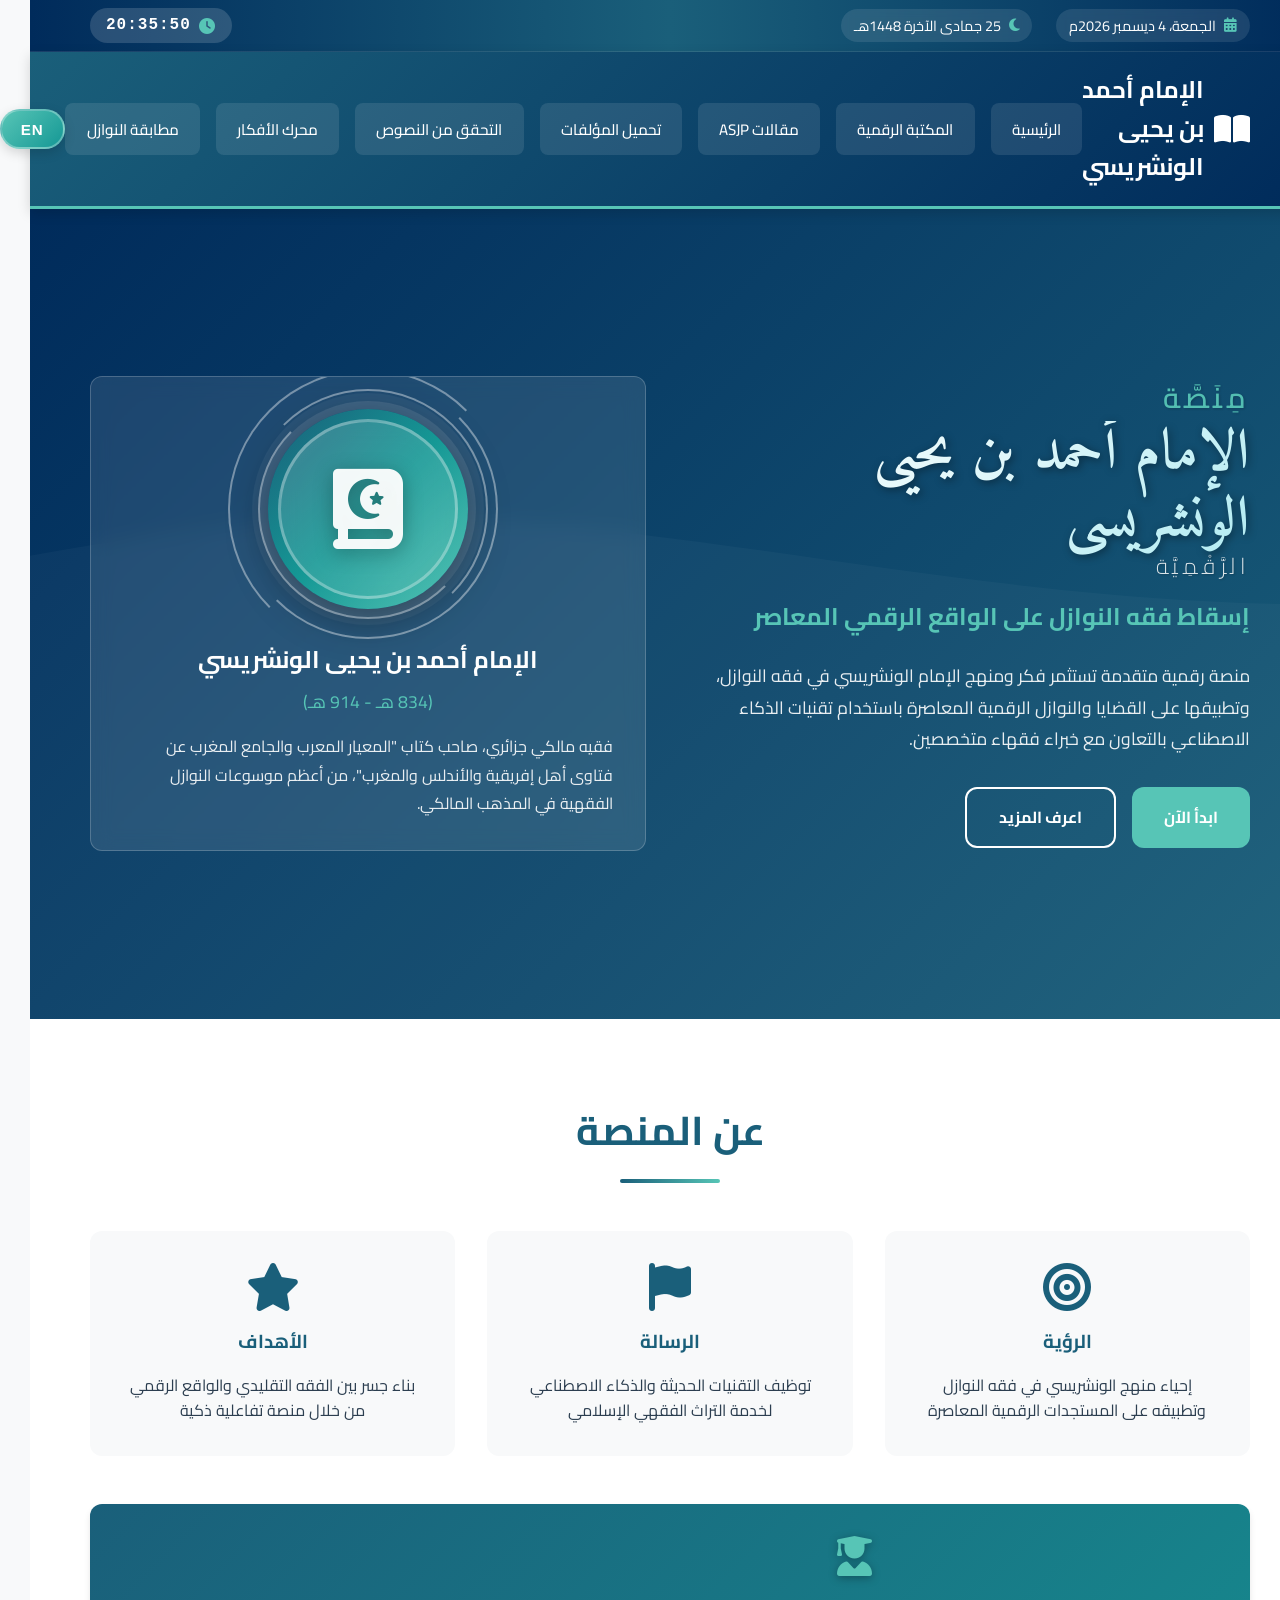
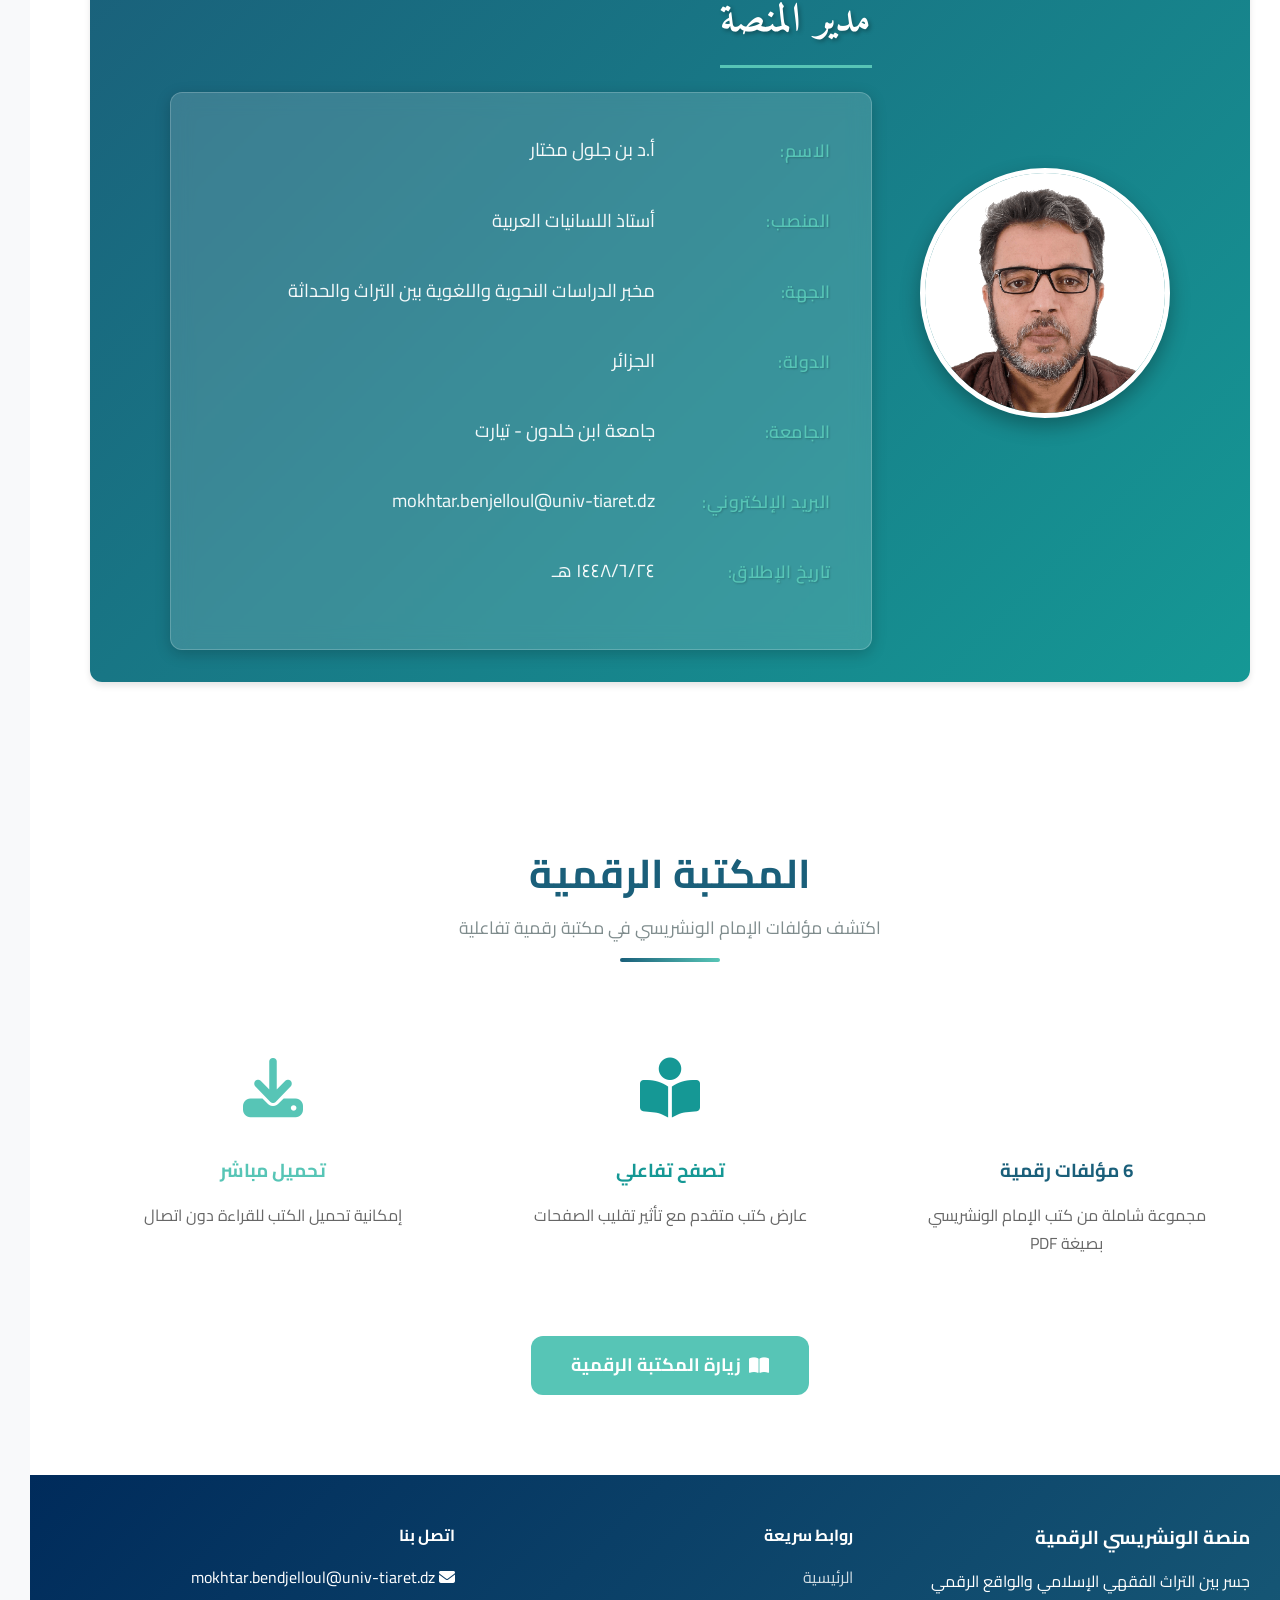
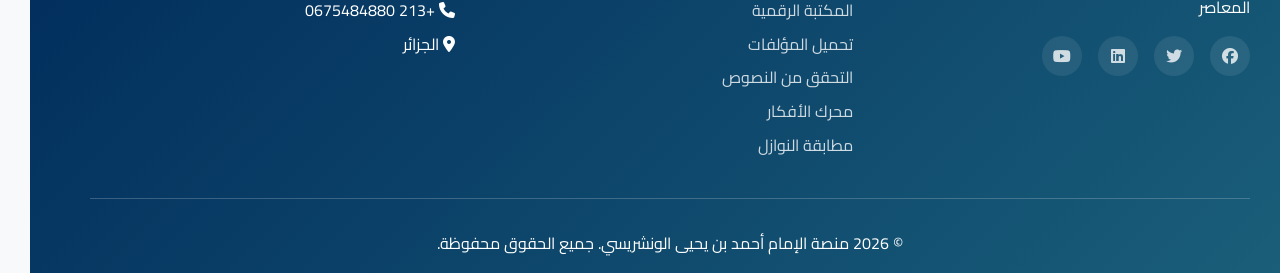
<file: index.html>
﻿<!DOCTYPE html>
<html lang="ar" dir="rtl">
<head>
    <meta charset="UTF-8">
    <meta name="viewport" content="width=device-width, initial-scale=1.0">
    <title>منصة الإمام أحمد بن يحيى الونشريسي - فقه النوازل الرقمية</title>
    <link rel="stylesheet" href="styles.css">
    <link rel="stylesheet" href="https://cdnjs.cloudflare.com/ajax/libs/font-awesome/6.4.0/css/all.min.css">
    <link rel="preconnect" href="https://fonts.googleapis.com">
    <link rel="preconnect" href="https://fonts.gstatic.com" crossorigin>
    <link href="https://fonts.googleapis.com/css2?family=Amiri:wght@400;700&family=Cairo:wght@300;400;600;700;900&display=swap" rel="stylesheet">
    <script src="translations.js"></script>
</head>
<body>
    <!-- شريط التاريخ والوقت -->
    <div class="datetime-bar">
        <div class="container">
            <div class="date-section">
                <div class="date-item">
                    <i class="fas fa-calendar-alt"></i>
                    <span id="gregorian-date">جاري التحميل...</span>
                </div>
                <div class="date-item">
                    <i class="fas fa-moon"></i>
                    <span id="hijri-date">جاري التحميل...</span>
                </div>
            </div>
            <div class="time-section">
                <i class="fas fa-clock"></i>
                <span id="current-time">00:00:00</span>
            </div>
        </div>
    </div>

    <!-- شريط التنقل -->
    <nav class="navbar">
        <div class="container">
            <div class="logo">
                <i class="fas fa-book-open"></i>
                <span data-i18n="site_title">منصة الونشريسي الرقمية</span>
            </div>
            <ul class="nav-links">
                <li><a href="index.html" class="nav-link active" data-i18n="nav_home">الرئيسية</a></li>
                <li><a href="library.html" class="nav-link" data-i18n="nav_library">المكتبة الرقمية</a></li>
                <li><a href="asjp-articles.html" class="nav-link" data-i18n="nav_asjp">مقالات ASJP</a></li>
                <li><a href="upload.html" class="nav-link" data-i18n="nav_upload">تحميل المؤلفات</a></li>
                <li><a href="verification.html" class="nav-link" data-i18n="nav_verification">التحقق من النصوص</a></li>
                <li><a href="ai-engine.html" class="nav-link" data-i18n="nav_ai_engine">محرك الأفكار</a></li>
                <li><a href="matching.html" class="nav-link" data-i18n="nav_matching">مطابقة النوازل</a></li>
            </ul>
            <button class="language-toggle" id="languageToggle">EN</button>
            <button class="menu-toggle" id="menuToggle">
                <i class="fas fa-bars"></i>
            </button>
        </div>
    </nav>

    <!-- القسم الرئيسي -->
    <section id="home" class="hero-section">
        <div class="hero-overlay"></div>
        <div class="container hero-content">
            <div class="hero-text">
                <h1 class="main-title">
                    <span class="title-prefix">مِنَصَّة</span>
                    <span class="title-main">الإمام أحمد بن يحيى الونشريسي</span>
                    <span class="title-decoration">الرَّقْمِيَّة</span>
                </h1>
                <h2 class="subtitle">إسقاط فقه النوازل على الواقع الرقمي المعاصر</h2>
                <p class="description">
                    منصة رقمية متقدمة تستثمر فكر ومنهج الإمام الونشريسي في فقه النوازل، 
                    وتطبيقها على القضايا والنوازل الرقمية المعاصرة باستخدام تقنيات الذكاء الاصطناعي 
                    بالتعاون مع خبراء فقهاء متخصصين.
                </p>
                <div class="hero-buttons">
                    <a href="upload.html" class="btn btn-primary">ابدأ الآن</a>
                    <a href="#about" class="btn btn-secondary">اعرف المزيد</a>
                </div>
            </div>
            <div class="hero-image">
                <div class="card scholar-card">
                    <div class="scholar-avatar">
                        <div class="avatar-circle">
                            <div class="avatar-inner">
                                <i class="fas fa-book-quran"></i>
                            </div>
                            <div class="avatar-decoration">
                                <div class="decoration-arc arc-1"></div>
                                <div class="decoration-arc arc-2"></div>
                                <div class="decoration-arc arc-3"></div>
                                <div class="decoration-arc arc-4"></div>
                            </div>
                        </div>
                    </div>
                    <h3>الإمام أحمد بن يحيى الونشريسي</h3>
                    <p class="scholar-dates">(834 هـ - 914 هـ)</p>
                    <p class="scholar-bio">
                        فقيه مالكي جزائري، صاحب كتاب "المعيار المعرب والجامع المغرب 
                        عن فتاوى أهل إفريقية والأندلس والمغرب"، من أعظم موسوعات النوازل الفقهية 
                        في المذهب المالكي.
                    </p>
                </div>
            </div>
        </div>
    </section>

    <!-- معلومات المنصة -->
    <section id="about" class="about-section">
        <div class="container">
            <div class="section-header">
                <h2>عن المنصة</h2>
                <div class="divider"></div>
            </div>
            <div class="about-grid">
                <div class="about-card">
                    <i class="fas fa-bullseye"></i>
                    <h3>الرؤية</h3>
                    <p>إحياء منهج الونشريسي في فقه النوازل وتطبيقه على المستجدات الرقمية المعاصرة</p>
                </div>
                <div class="about-card">
                    <i class="fas fa-flag"></i>
                    <h3>الرسالة</h3>
                    <p>توظيف التقنيات الحديثة والذكاء الاصطناعي لخدمة التراث الفقهي الإسلامي</p>
                </div>
                <div class="about-card">
                    <i class="fas fa-star"></i>
                    <h3>الأهداف</h3>
                    <p>بناء جسر بين الفقه التقليدي والواقع الرقمي من خلال منصة تفاعلية ذكية</p>
                </div>
            </div>
            
            <div class="designer-card">
                <div class="designer-info">
                    <div class="director-section">
                        <div class="director-photo">
                            <img src="director-photo.png" alt="أ.د بن جلول مختار" id="directorPhoto">
                            <div class="photo-placeholder">
                                <i class="fas fa-user-tie"></i>
                            </div>
                        </div>
                        <div class="director-details">
                            <i class="fas fa-user-graduate"></i>
                            <h3>مدير المنصة</h3>
                            <div class="details-content">
                                <p><strong>الاسم:</strong> أ.د بن جلول مختار</p>
                                <p><strong>المنصب:</strong> أستاذ اللسانيات العربية</p>
                                <p><strong>الجهة:</strong> مخبر الدراسات النحوية واللغوية بين التراث والحداثة</p>
                                <p><strong>الدولة:</strong> الجزائر</p>
                                <p><strong>الجامعة:</strong> جامعة ابن خلدون - تيارت</p>
                                <p><strong>البريد الإلكتروني:</strong> mokhtar.benjelloul@univ-tiaret.dz</p>
                                <p><strong>تاريخ الإطلاق:</strong> <span id="currentDate"></span></p>
                            </div>
                        </div>
                    </div>
                </div>
            </div>
        </div>
    </section>

    <!-- قسم المكتبة الرقمية -->
    <section class="section alt-bg">
        <div class="container">
            <div class="section-header">
                <h2>المكتبة الرقمية</h2>
                <p>اكتشف مؤلفات الإمام الونشريسي في مكتبة رقمية تفاعلية</p>
                <div class="divider"></div>
            </div>
            
            <div class="content-grid" style="grid-template-columns: repeat(auto-fit, minmax(250px, 1fr)); gap: 30px; margin-top: 40px;">
                <div class="card" style="text-align: center; padding: 30px;">
                    <div class="card-icon" style="font-size: 60px; color: #1a5f7a; margin-bottom: 20px;">
                        <i class="fas fa-books"></i>
                    </div>
                    <h3 style="color: #1a5f7a; margin-bottom: 15px;">6 مؤلفات رقمية</h3>
                    <p style="color: #666; line-height: 1.8;">مجموعة شاملة من كتب الإمام الونشريسي بصيغة PDF</p>
                </div>
                
                <div class="card" style="text-align: center; padding: 30px;">
                    <div class="card-icon" style="font-size: 60px; color: #159895; margin-bottom: 20px;">
                        <i class="fas fa-book-reader"></i>
                    </div>
                    <h3 style="color: #159895; margin-bottom: 15px;">تصفح تفاعلي</h3>
                    <p style="color: #666; line-height: 1.8;">عارض كتب متقدم مع تأثير تقليب الصفحات</p>
                </div>
                
                <div class="card" style="text-align: center; padding: 30px;">
                    <div class="card-icon" style="font-size: 60px; color: #57c5b6; margin-bottom: 20px;">
                        <i class="fas fa-download"></i>
                    </div>
                    <h3 style="color: #57c5b6; margin-bottom: 15px;">تحميل مباشر</h3>
                    <p style="color: #666; line-height: 1.8;">إمكانية تحميل الكتب للقراءة دون اتصال</p>
                </div>
            </div>
            
            <div style="text-align: center; margin-top: 40px;">
                <a href="library.html" class="btn btn-primary" style="padding: 15px 40px; font-size: 18px;">
                    <i class="fas fa-book-open"></i> زيارة المكتبة الرقمية
                </a>
            </div>
        </div>
    </section>

    <!-- Footer -->
    <footer class="footer">
        <div class="container">
            <div class="footer-content">
                <div class="footer-section">
                    <h3>منصة الونشريسي الرقمية</h3>
                    <p>جسر بين التراث الفقهي الإسلامي والواقع الرقمي المعاصر</p>
                    <div class="social-links">
                        <a href="#"><i class="fab fa-facebook"></i></a>
                        <a href="#"><i class="fab fa-twitter"></i></a>
                        <a href="#"><i class="fab fa-linkedin"></i></a>
                        <a href="#"><i class="fab fa-youtube"></i></a>
                    </div>
                </div>
                <div class="footer-section">
                    <h4>روابط سريعة</h4>
                    <ul>
                        <li><a href="index.html">الرئيسية</a></li>
                        <li><a href="library.html">المكتبة الرقمية</a></li>
                        <li><a href="upload.html">تحميل المؤلفات</a></li>
                        <li><a href="verification.html">التحقق من النصوص</a></li>
                        <li><a href="ai-engine.html">محرك الأفكار</a></li>
                        <li><a href="matching.html">مطابقة النوازل</a></li>
                    </ul>
                </div>
                <div class="footer-section">
                    <h4>اتصل بنا</h4>
                    <ul>
                        <li><i class="fas fa-envelope"></i> mokhtar.bendjelloul@univ-tiaret.dz</li>
                        <li><i class="fas fa-phone"></i> +213 0675484880</li>
                        <li><i class="fas fa-map-marker-alt"></i> الجزائر</li>
                    </ul>
                </div>
            </div>
            <div class="footer-bottom">
                <p>&copy; 2026 منصة الإمام أحمد بن يحيى الونشريسي. جميع الحقوق محفوظة.</p>
            </div>
        </div>
    </footer>

    <script src="date-time.js"></script>
    <script src="script.js"></script>
</body>
</html>
</file>
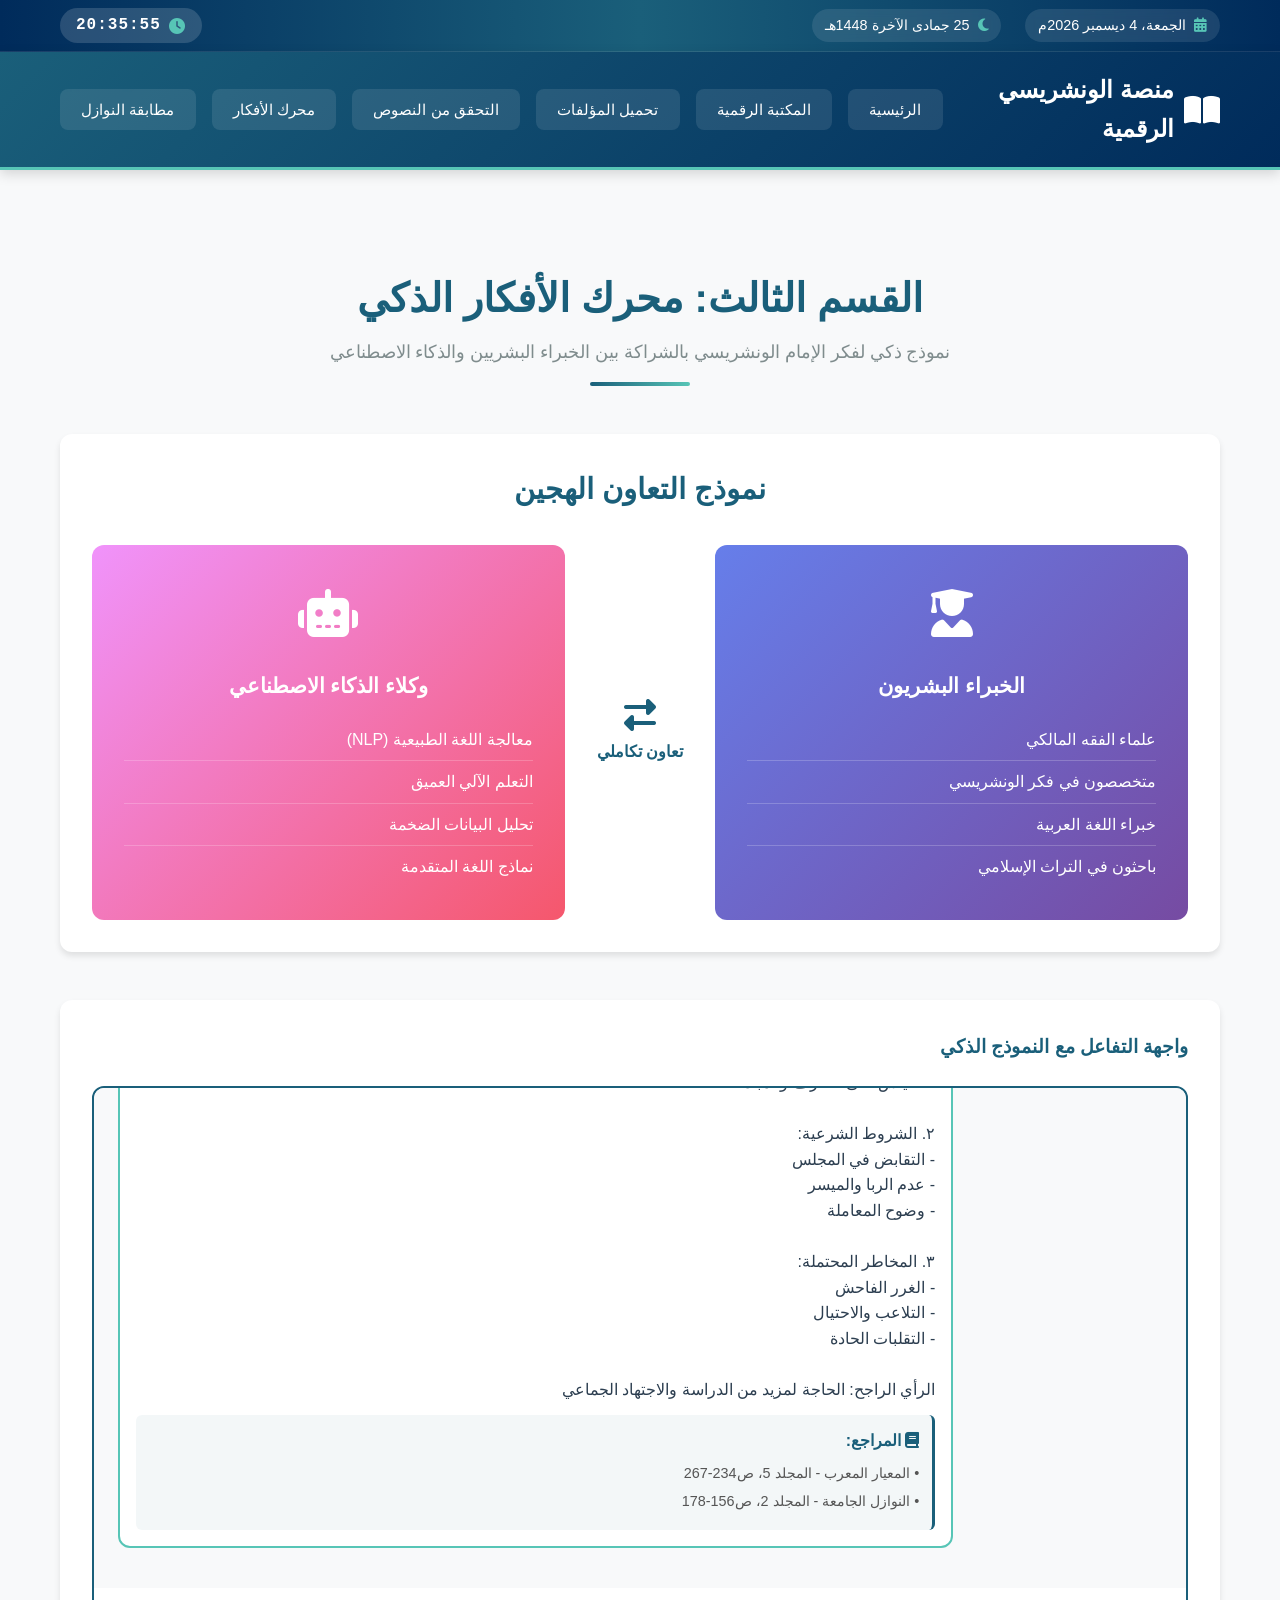
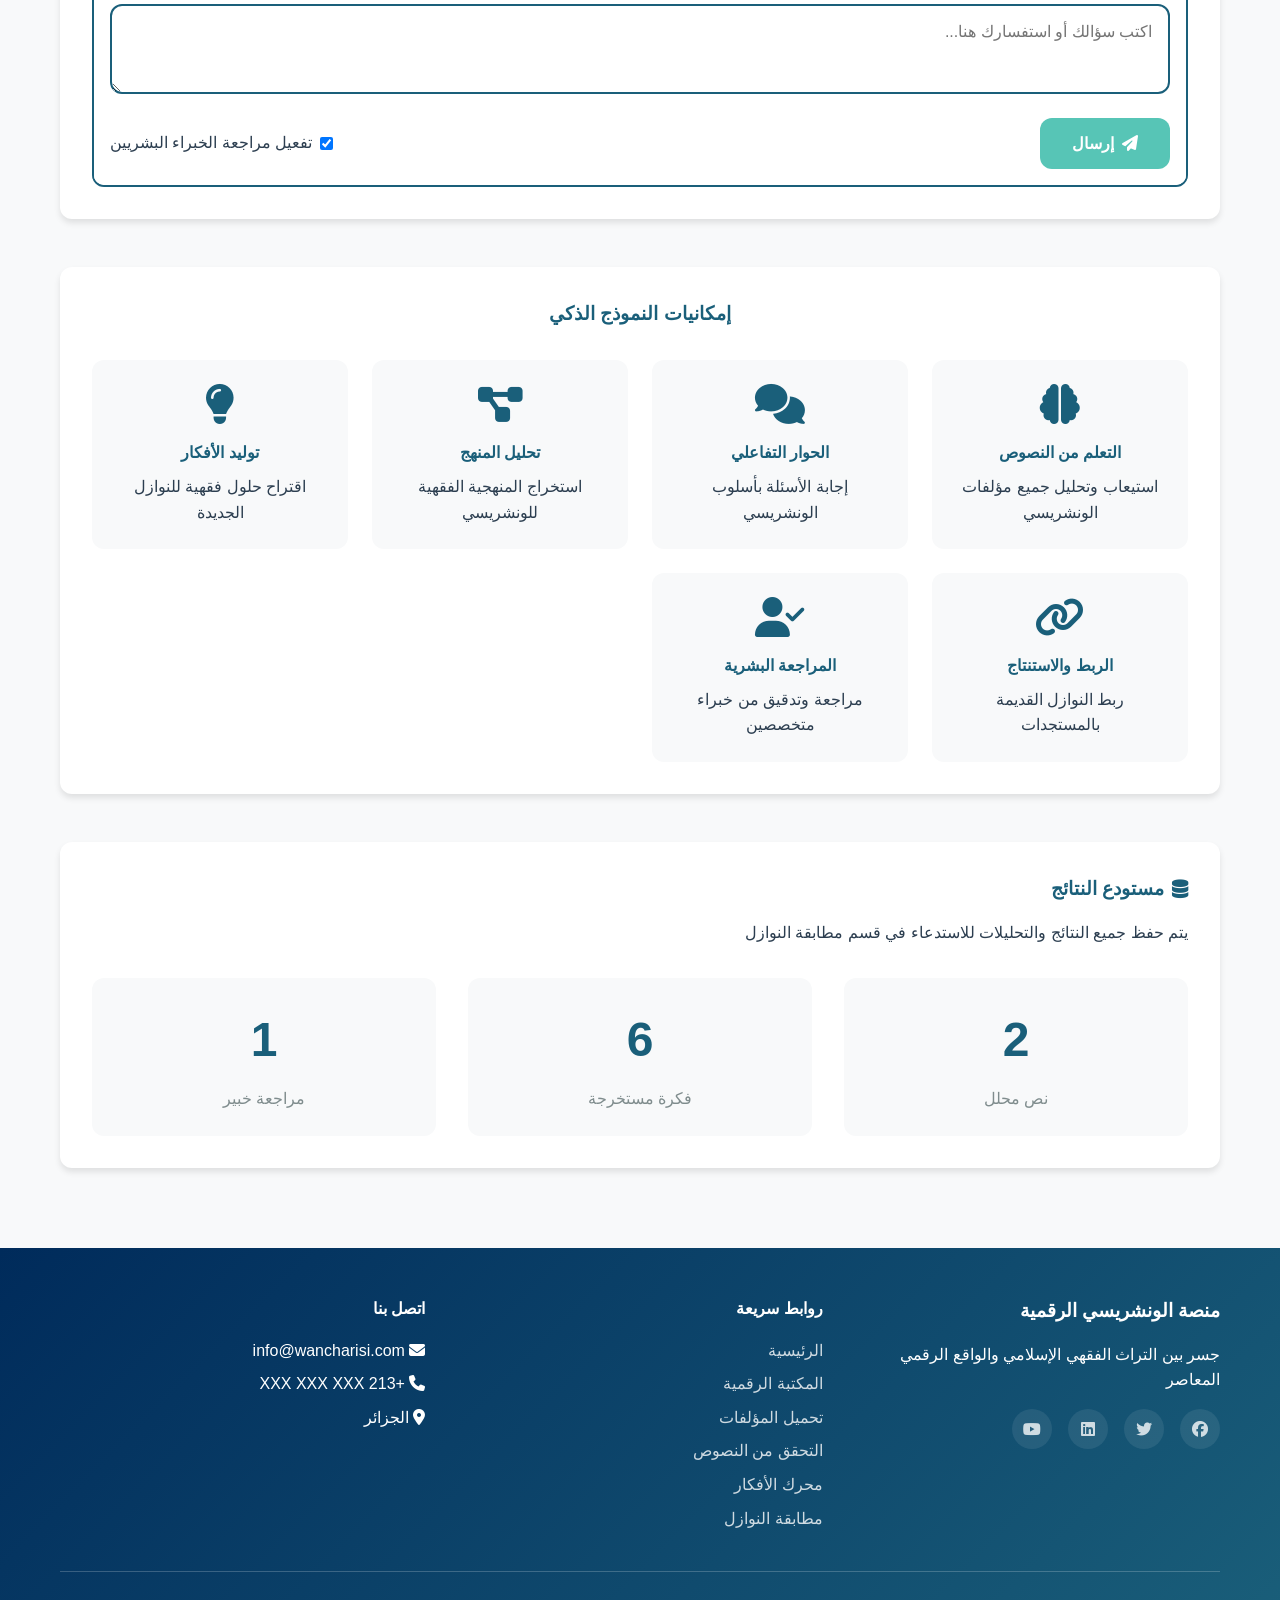
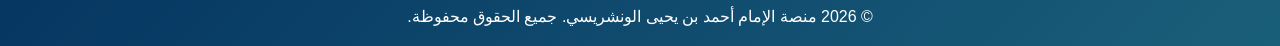
<file: ai-engine.html>
<!DOCTYPE html>
<html lang="ar" dir="rtl">
<head>
    <meta charset="UTF-8">
    <meta name="viewport" content="width=device-width, initial-scale=1.0">
    <title>محرك الأفكار الذكي - منصة الونشريسي الرقمية</title>
    <link rel="stylesheet" href="styles.css">
    <link rel="stylesheet" href="https://cdnjs.cloudflare.com/ajax/libs/font-awesome/6.4.0/css/all.min.css">
</head>
<body>
    <!-- شريط التاريخ والوقت -->
    <div class="datetime-bar">
        <div class="container">
            <div class="date-section">
                <div class="date-item">
                    <i class="fas fa-calendar-alt"></i>
                    <span id="gregorian-date">جاري التحميل...</span>
                </div>
                <div class="date-item">
                    <i class="fas fa-moon"></i>
                    <span id="hijri-date">جاري التحميل...</span>
                </div>
            </div>
            <div class="time-section">
                <i class="fas fa-clock"></i>
                <span id="current-time">00:00:00</span>
            </div>
        </div>
    </div>

    <!-- شريط التنقل -->
    <nav class="navbar">
        <div class="container">
            <div class="logo">
                <i class="fas fa-book-open"></i>
                <span>منصة الونشريسي الرقمية</span>
            </div>
            <ul class="nav-links">
                <li><a href="index.html" class="nav-link">الرئيسية</a></li>
                <li><a href="library.html" class="nav-link">المكتبة الرقمية</a></li>
                <li><a href="upload.html" class="nav-link">تحميل المؤلفات</a></li>
                <li><a href="verification.html" class="nav-link">التحقق من النصوص</a></li>
                <li><a href="ai-engine.html" class="nav-link active">محرك الأفكار</a></li>
                <li><a href="matching.html" class="nav-link">مطابقة النوازل</a></li>
            </ul>
            <button class="menu-toggle" id="menuToggle">
                <i class="fas fa-bars"></i>
            </button>
        </div>
    </nav>

    <!-- القسم الثالث: محرك الأفكار -->
    <section id="ai-engine" class="section" style="min-height: calc(100vh - 180px); padding-top: 6rem;">
        <div class="container">
            <div class="section-header">
                <h2>القسم الثالث: محرك الأفكار الذكي</h2>
                <p>نموذج ذكي لفكر الإمام الونشريسي بالشراكة بين الخبراء البشريين والذكاء الاصطناعي</p>
                <div class="divider"></div>
            </div>

            <div class="ai-engine-container">
                <div class="collaboration-model">
                    <h3>نموذج التعاون الهجين</h3>
                    <div class="collaboration-grid">
                        <div class="expert-card human">
                            <div class="expert-icon">
                                <i class="fas fa-user-graduate"></i>
                            </div>
                            <h4>الخبراء البشريون</h4>
                            <ul>
                                <li>علماء الفقه المالكي</li>
                                <li>متخصصون في فكر الونشريسي</li>
                                <li>خبراء اللغة العربية</li>
                                <li>باحثون في التراث الإسلامي</li>
                            </ul>
                        </div>
                        <div class="collaboration-arrow">
                            <i class="fas fa-exchange-alt"></i>
                            <span>تعاون تكاملي</span>
                        </div>
                        <div class="expert-card ai">
                            <div class="expert-icon">
                                <i class="fas fa-robot"></i>
                            </div>
                            <h4>وكلاء الذكاء الاصطناعي</h4>
                            <ul>
                                <li>معالجة اللغة الطبيعية (NLP)</li>
                                <li>التعلم الآلي العميق</li>
                                <li>تحليل البيانات الضخمة</li>
                                <li>نماذج اللغة المتقدمة</li>
                            </ul>
                        </div>
                    </div>
                </div>

                <div class="ai-model-interface">
                    <h3>واجهة التفاعل مع النموذج الذكي</h3>
                    <div class="chat-interface">
                        <div class="chat-messages" id="chatMessages">
                            <div class="system-message">
                                <i class="fas fa-info-circle"></i>
                                <p>مرحباً بك في محرك الأفكار الذكي. يمكنك طرح أسئلة فقهية أو استفسارات حول منهج الونشريسي.</p>
                            </div>
                        </div>
                        <div class="chat-input-area">
                            <textarea id="chatInput" placeholder="اكتب سؤالك أو استفسارك هنا..." rows="3"></textarea>
                            <div class="chat-controls">
                                <button class="btn btn-primary" id="sendMessage">
                                    <i class="fas fa-paper-plane"></i> إرسال
                                </button>
                                <div class="expert-toggle">
                                    <label>
                                        <input type="checkbox" id="humanExpert" checked>
                                        <span>تفعيل مراجعة الخبراء البشريين</span>
                                    </label>
                                </div>
                            </div>
                        </div>
                    </div>
                </div>

                <div class="ai-features">
                    <h3>إمكانيات النموذج الذكي</h3>
                    <div class="features-grid">
                        <div class="feature-card">
                            <i class="fas fa-brain"></i>
                            <h4>التعلم من النصوص</h4>
                            <p>استيعاب وتحليل جميع مؤلفات الونشريسي</p>
                        </div>
                        <div class="feature-card">
                            <i class="fas fa-comments"></i>
                            <h4>الحوار التفاعلي</h4>
                            <p>إجابة الأسئلة بأسلوب الونشريسي</p>
                        </div>
                        <div class="feature-card">
                            <i class="fas fa-project-diagram"></i>
                            <h4>تحليل المنهج</h4>
                            <p>استخراج المنهجية الفقهية للونشريسي</p>
                        </div>
                        <div class="feature-card">
                            <i class="fas fa-lightbulb"></i>
                            <h4>توليد الأفكار</h4>
                            <p>اقتراح حلول فقهية للنوازل الجديدة</p>
                        </div>
                        <div class="feature-card">
                            <i class="fas fa-link"></i>
                            <h4>الربط والاستنتاج</h4>
                            <p>ربط النوازل القديمة بالمستجدات</p>
                        </div>
                        <div class="feature-card">
                            <i class="fas fa-user-check"></i>
                            <h4>المراجعة البشرية</h4>
                            <p>مراجعة وتدقيق من خبراء متخصصين</p>
                        </div>
                    </div>
                </div>

                <div class="results-repository">
                    <h3><i class="fas fa-database"></i> مستودع النتائج</h3>
                    <p>يتم حفظ جميع النتائج والتحليلات للاستدعاء في قسم مطابقة النوازل</p>
                    <div class="repository-stats">
                        <div class="stat-item">
                            <span class="stat-number" id="analyzedTexts">0</span>
                            <span class="stat-label">نص محلل</span>
                        </div>
                        <div class="stat-item">
                            <span class="stat-number" id="generatedInsights">0</span>
                            <span class="stat-label">فكرة مستخرجة</span>
                        </div>
                        <div class="stat-item">
                            <span class="stat-number" id="expertReviews">0</span>
                            <span class="stat-label">مراجعة خبير</span>
                        </div>
                    </div>
                </div>
            </div>
        </div>
    </section>

    <!-- Footer -->
    <footer class="footer">
        <div class="container">
            <div class="footer-content">
                <div class="footer-section">
                    <h3>منصة الونشريسي الرقمية</h3>
                    <p>جسر بين التراث الفقهي الإسلامي والواقع الرقمي المعاصر</p>
                    <div class="social-links">
                        <a href="#"><i class="fab fa-facebook"></i></a>
                        <a href="#"><i class="fab fa-twitter"></i></a>
                        <a href="#"><i class="fab fa-linkedin"></i></a>
                        <a href="#"><i class="fab fa-youtube"></i></a>
                    </div>
                </div>
                <div class="footer-section">
                    <h4>روابط سريعة</h4>
                    <ul>
                        <li><a href="index.html">الرئيسية</a></li>
                        <li><a href="library.html">المكتبة الرقمية</a></li>
                        <li><a href="upload.html">تحميل المؤلفات</a></li>
                        <li><a href="verification.html">التحقق من النصوص</a></li>
                        <li><a href="ai-engine.html">محرك الأفكار</a></li>
                        <li><a href="matching.html">مطابقة النوازل</a></li>
                    </ul>
                </div>
                <div class="footer-section">
                    <h4>اتصل بنا</h4>
                    <ul>
                        <li><i class="fas fa-envelope"></i> info@wancharisi.com</li>
                        <li><i class="fas fa-phone"></i> +213 XXX XXX XXX</li>
                        <li><i class="fas fa-map-marker-alt"></i> الجزائر</li>
                    </ul>
                </div>
            </div>
            <div class="footer-bottom">
                <p>&copy; 2026 منصة الإمام أحمد بن يحيى الونشريسي. جميع الحقوق محفوظة.</p>
            </div>
        </div>
    </footer>

    <script src="date-time.js"></script>
    <script src="nawazil-database.js"></script>
    <script src="demo-data.js"></script>
    <script src="script.js"></script>
</body>
</html>
</file>
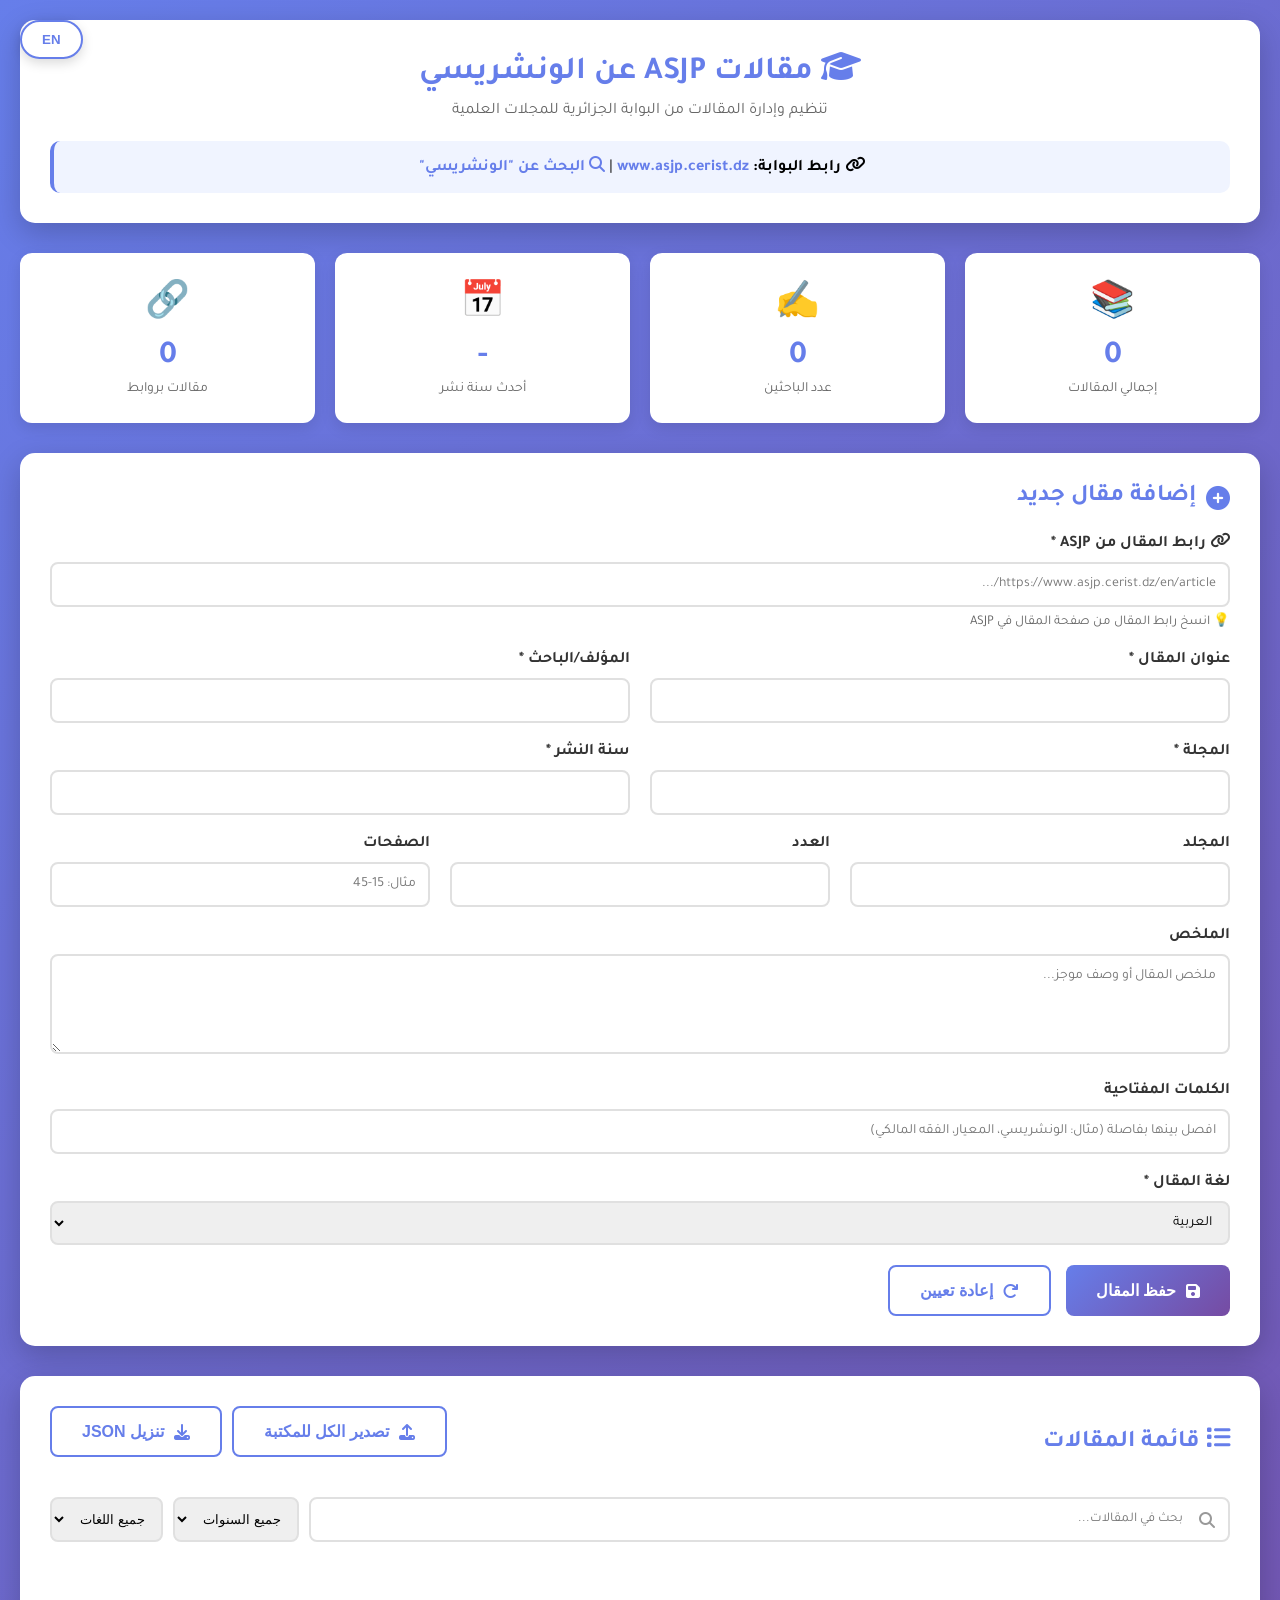
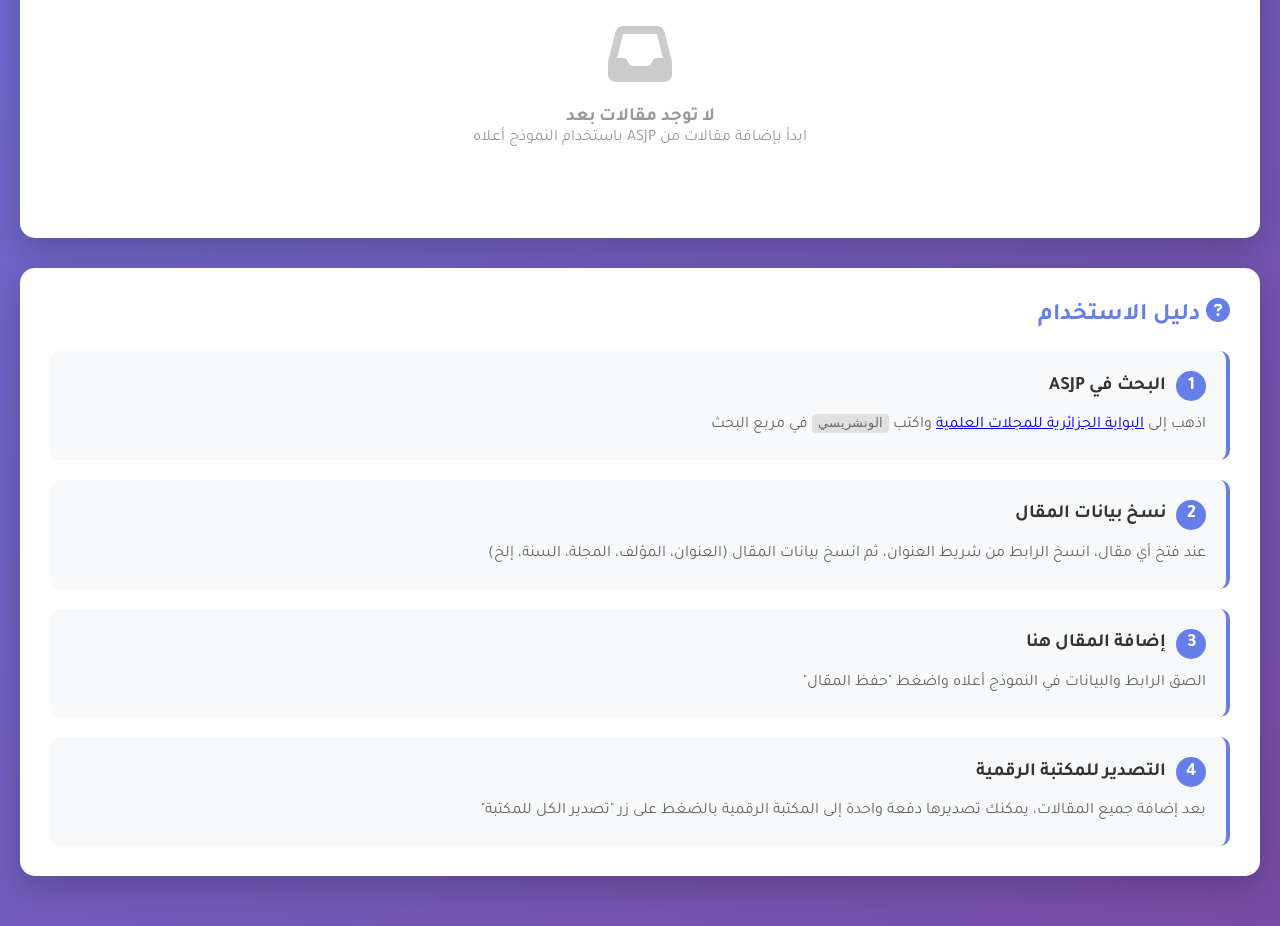
<file: asjp-articles.html>
<!DOCTYPE html>
<html lang="ar" dir="rtl">
<head>
    <meta charset="UTF-8">
    <meta name="viewport" content="width=device-width, initial-scale=1.0">
    <title>مقالات ASJP - الونشريسي</title>
    <link rel="stylesheet" href="https://cdnjs.cloudflare.com/ajax/libs/font-awesome/6.4.0/css/all.min.css">
    <link href="https://fonts.googleapis.com/css2?family=Tajawal:wght@400;500;700;900&display=swap" rel="stylesheet">
    <script src="translations.js"></script>
    <style>
        * {
            margin: 0;
            padding: 0;
            box-sizing: border-box;
        }

        body {
            font-family: 'Tajawal', sans-serif;
            background: linear-gradient(135deg, #667eea 0%, #764ba2 100%);
            min-height: 100vh;
            padding: 20px;
        }

        .container {
            max-width: 1400px;
            margin: 0 auto;
        }

        /* Header */
        .header {
            background: white;
            padding: 30px;
            border-radius: 15px;
            box-shadow: 0 10px 30px rgba(0,0,0,0.2);
            margin-bottom: 30px;
            text-align: center;
        }

        .header h1 {
            color: #667eea;
            font-size: 32px;
            margin-bottom: 10px;
        }

        .header .subtitle {
            color: #666;
            font-size: 16px;
        }

        .header .asjp-info {
            background: #f0f4ff;
            padding: 15px;
            border-radius: 10px;
            margin-top: 20px;
            border-left: 4px solid #667eea;
        }

        .header .asjp-info a {
            color: #667eea;
            text-decoration: none;
            font-weight: bold;
        }

        /* Stats */
        .stats {
            display: grid;
            grid-template-columns: repeat(auto-fit, minmax(200px, 1fr));
            gap: 20px;
            margin-bottom: 30px;
        }

        .stat-card {
            background: white;
            padding: 25px;
            border-radius: 12px;
            box-shadow: 0 5px 15px rgba(0,0,0,0.1);
            text-align: center;
        }

        .stat-card .icon {
            font-size: 36px;
            margin-bottom: 10px;
        }

        .stat-card .number {
            font-size: 32px;
            font-weight: bold;
            color: #667eea;
            margin-bottom: 5px;
        }

        .stat-card .label {
            color: #666;
            font-size: 14px;
        }

        /* Add Article Section */
        .add-section {
            background: white;
            padding: 30px;
            border-radius: 15px;
            box-shadow: 0 10px 30px rgba(0,0,0,0.2);
            margin-bottom: 30px;
        }

        .add-section h2 {
            color: #667eea;
            margin-bottom: 20px;
            display: flex;
            align-items: center;
            gap: 10px;
        }

        .form-group {
            margin-bottom: 20px;
        }

        .form-group label {
            display: block;
            margin-bottom: 8px;
            color: #333;
            font-weight: 600;
        }

        .form-group input,
        .form-group textarea,
        .form-group select {
            width: 100%;
            padding: 12px;
            border: 2px solid #e0e0e0;
            border-radius: 8px;
            font-family: 'Tajawal', sans-serif;
            font-size: 14px;
            transition: border-color 0.3s;
        }

        .form-group input:focus,
        .form-group textarea:focus,
        .form-group select:focus {
            outline: none;
            border-color: #667eea;
        }

        .form-group textarea {
            min-height: 100px;
            resize: vertical;
        }

        .form-row {
            display: grid;
            grid-template-columns: repeat(auto-fit, minmax(250px, 1fr));
            gap: 20px;
        }

        .btn-primary {
            background: linear-gradient(135deg, #667eea 0%, #764ba2 100%);
            color: white;
            padding: 14px 30px;
            border: none;
            border-radius: 8px;
            font-size: 16px;
            font-weight: bold;
            cursor: pointer;
            transition: all 0.3s;
            display: inline-flex;
            align-items: center;
            gap: 10px;
        }

        .btn-primary:hover {
            transform: translateY(-2px);
            box-shadow: 0 5px 15px rgba(102, 126, 234, 0.4);
        }

        .btn-secondary {
            background: white;
            color: #667eea;
            padding: 14px 30px;
            border: 2px solid #667eea;
            border-radius: 8px;
            font-size: 16px;
            font-weight: bold;
            cursor: pointer;
            transition: all 0.3s;
            display: inline-flex;
            align-items: center;
            gap: 10px;
        }

        .btn-secondary:hover {
            background: #667eea;
            color: white;
        }

        /* Articles List */
        .articles-section {
            background: white;
            padding: 30px;
            border-radius: 15px;
            box-shadow: 0 10px 30px rgba(0,0,0,0.2);
            margin-bottom: 30px;
        }

        .articles-section h2 {
            color: #667eea;
            margin-bottom: 20px;
            display: flex;
            align-items: center;
            justify-content: space-between;
        }

        .articles-actions {
            display: flex;
            gap: 10px;
            flex-wrap: wrap;
            margin-bottom: 20px;
        }

        .search-box {
            flex: 1;
            min-width: 300px;
            position: relative;
        }

        .search-box input {
            width: 100%;
            padding: 12px 45px 12px 15px;
            border: 2px solid #e0e0e0;
            border-radius: 8px;
            font-family: 'Tajawal', sans-serif;
        }

        .search-box i {
            position: absolute;
            right: 15px;
            top: 50%;
            transform: translateY(-50%);
            color: #999;
        }

        .article-card {
            background: #f8f9fa;
            padding: 20px;
            border-radius: 12px;
            margin-bottom: 15px;
            border: 2px solid #e0e0e0;
            transition: all 0.3s;
        }

        .article-card:hover {
            border-color: #667eea;
            box-shadow: 0 5px 15px rgba(102, 126, 234, 0.2);
        }

        .article-header {
            display: flex;
            justify-content: space-between;
            align-items: start;
            margin-bottom: 15px;
        }

        .article-title {
            font-size: 18px;
            font-weight: bold;
            color: #333;
            flex: 1;
        }

        .article-actions {
            display: flex;
            gap: 8px;
        }

        .btn-icon {
            padding: 8px 12px;
            border: none;
            border-radius: 6px;
            cursor: pointer;
            transition: all 0.3s;
            color: white;
            font-size: 14px;
        }

        .btn-view {
            background: #4caf50;
        }

        .btn-edit {
            background: #2196f3;
        }

        .btn-delete {
            background: #f44336;
        }

        .btn-export {
            background: #ff9800;
        }

        .btn-icon:hover {
            transform: scale(1.1);
        }

        .article-meta {
            display: grid;
            grid-template-columns: repeat(auto-fit, minmax(200px, 1fr));
            gap: 10px;
            margin-bottom: 15px;
            font-size: 14px;
            color: #666;
        }

        .article-meta-item {
            display: flex;
            align-items: center;
            gap: 8px;
        }

        .article-meta-item i {
            color: #667eea;
        }

        .article-abstract {
            color: #555;
            line-height: 1.8;
            margin-bottom: 15px;
            padding: 15px;
            background: white;
            border-radius: 8px;
            border-right: 3px solid #667eea;
        }

        .article-keywords {
            display: flex;
            flex-wrap: wrap;
            gap: 8px;
            margin-bottom: 15px;
        }

        .keyword-tag {
            background: #667eea;
            color: white;
            padding: 5px 12px;
            border-radius: 15px;
            font-size: 12px;
        }

        .article-link {
            display: inline-flex;
            align-items: center;
            gap: 8px;
            color: #667eea;
            text-decoration: none;
            font-weight: bold;
            padding: 8px 15px;
            background: white;
            border-radius: 6px;
            border: 2px solid #667eea;
            transition: all 0.3s;
        }

        .article-link:hover {
            background: #667eea;
            color: white;
        }

        /* Guide Section */
        .guide-section {
            background: white;
            padding: 30px;
            border-radius: 15px;
            box-shadow: 0 10px 30px rgba(0,0,0,0.2);
            margin-bottom: 30px;
        }

        .guide-section h2 {
            color: #667eea;
            margin-bottom: 20px;
        }

        .guide-steps {
            display: grid;
            gap: 20px;
        }

        .guide-step {
            background: #f8f9fa;
            padding: 20px;
            border-radius: 10px;
            border-right: 4px solid #667eea;
        }

        .guide-step h3 {
            color: #333;
            margin-bottom: 10px;
            display: flex;
            align-items: center;
            gap: 10px;
        }

        .guide-step .step-number {
            background: #667eea;
            color: white;
            width: 30px;
            height: 30px;
            border-radius: 50%;
            display: flex;
            align-items: center;
            justify-content: center;
            font-weight: bold;
        }

        .guide-step p {
            color: #666;
            line-height: 1.8;
        }

        .guide-step code {
            background: #e0e0e0;
            padding: 2px 6px;
            border-radius: 4px;
            font-family: monospace;
        }

        /* Empty State */
        .empty-state {
            text-align: center;
            padding: 60px 20px;
            color: #999;
        }

        .empty-state i {
            font-size: 64px;
            margin-bottom: 20px;
            opacity: 0.5;
        }

        /* Notification */
        .notification {
            position: fixed;
            top: 20px;
            right: 20px;
            padding: 15px 25px;
            background: #4caf50;
            color: white;
            border-radius: 8px;
            box-shadow: 0 5px 15px rgba(0,0,0,0.3);
            z-index: 10000;
            animation: slideIn 0.3s ease;
            display: none;
        }

        @keyframes slideIn {
            from {
                transform: translateX(400px);
                opacity: 0;
            }
            to {
                transform: translateX(0);
                opacity: 1;
            }
        }

        /* Responsive */
        @media (max-width: 768px) {
            .header h1 {
                font-size: 24px;
            }

            .form-row {
                grid-template-columns: 1fr;
            }

            .article-header {
                flex-direction: column;
                gap: 15px;
            }

            .article-actions {
                width: 100%;
                justify-content: stretch;
            }

            .btn-icon {
                flex: 1;
            }
        }
    </style>
</head>
<body>
    <div class="container">
        <!-- Language Toggle Button -->
        <button class="language-toggle" id="languageToggle" style="position: fixed; top: 20px; left: 20px; z-index: 1000; background: white; color: #667eea; border: 2px solid #667eea; padding: 10px 20px; border-radius: 25px; cursor: pointer; font-weight: bold; box-shadow: 0 4px 12px rgba(0,0,0,0.15);">EN</button>
        
        <!-- Header -->
        <div class="header">
            <h1><i class="fas fa-graduation-cap"></i> <span data-i18n="asjp_title">مقالات ASJP عن الإمام الونشريسي</span></h1>
            <p class="subtitle" data-i18n="asjp_subtitle">البوابة الجزائرية للمجلات العلمية - تنظيم وأرشفة المقالات العلمية</p>
            <div class="asjp-info">
                <i class="fas fa-link"></i>
                <strong>رابط البوابة:</strong>
                <a href="https://www.asjp.cerist.dz/" target="_blank">www.asjp.cerist.dz</a>
                |
                <a href="https://www.asjp.cerist.dz/en/Articles/search?q=الونشريسي" target="_blank">
                    <i class="fas fa-search"></i> البحث عن "الونشريسي"
                </a>
            </div>
        </div>

        <!-- Statistics -->
        <div class="stats">
            <div class="stat-card">
                <div class="icon">📚</div>
                <div class="number" id="totalArticles">0</div>
                <div class="label">إجمالي المقالات</div>
            </div>
            <div class="stat-card">
                <div class="icon">✍️</div>
                <div class="number" id="totalAuthors">0</div>
                <div class="label">عدد الباحثين</div>
            </div>
            <div class="stat-card">
                <div class="icon">📅</div>
                <div class="number" id="latestYear">-</div>
                <div class="label">أحدث سنة نشر</div>
            </div>
            <div class="stat-card">
                <div class="icon">🔗</div>
                <div class="number" id="withLinks">0</div>
                <div class="label">مقالات بروابط</div>
            </div>
        </div>

        <!-- Add Article Form -->
        <div class="add-section">
            <h2><i class="fas fa-plus-circle"></i> إضافة مقال جديد</h2>
            <form id="addArticleForm">
                <div class="form-group">
                    <label for="articleUrl">
                        <i class="fas fa-link"></i> رابط المقال من ASJP *
                    </label>
                    <input type="url" id="articleUrl" placeholder="https://www.asjp.cerist.dz/en/article/..." required>
                    <small style="color: #666; display: block; margin-top: 5px;">
                        💡 انسخ رابط المقال من صفحة المقال في ASJP
                    </small>
                </div>

                <div class="form-row">
                    <div class="form-group">
                        <label for="articleTitle">عنوان المقال *</label>
                        <input type="text" id="articleTitle" required>
                    </div>
                    <div class="form-group">
                        <label for="articleAuthor">المؤلف/الباحث *</label>
                        <input type="text" id="articleAuthor" required>
                    </div>
                </div>

                <div class="form-row">
                    <div class="form-group">
                        <label for="articleJournal">المجلة *</label>
                        <input type="text" id="articleJournal" required>
                    </div>
                    <div class="form-group">
                        <label for="articleYear">سنة النشر *</label>
                        <input type="number" id="articleYear" min="1900" max="2100" required>
                    </div>
                </div>

                <div class="form-row">
                    <div class="form-group">
                        <label for="articleVolume">المجلد</label>
                        <input type="text" id="articleVolume">
                    </div>
                    <div class="form-group">
                        <label for="articleIssue">العدد</label>
                        <input type="text" id="articleIssue">
                    </div>
                    <div class="form-group">
                        <label for="articlePages">الصفحات</label>
                        <input type="text" id="articlePages" placeholder="مثال: 15-45">
                    </div>
                </div>

                <div class="form-group">
                    <label for="articleAbstract">الملخص</label>
                    <textarea id="articleAbstract" placeholder="ملخص المقال أو وصف موجز..."></textarea>
                </div>

                <div class="form-group">
                    <label for="articleKeywords">الكلمات المفتاحية</label>
                    <input type="text" id="articleKeywords" placeholder="افصل بينها بفاصلة (مثال: الونشريسي، المعيار، الفقه المالكي)">
                </div>

                <div class="form-group">
                    <label for="articleLanguage">لغة المقال *</label>
                    <select id="articleLanguage" required>
                        <option value="العربية">العربية</option>
                        <option value="الفرنسية">الفرنسية</option>
                        <option value="الإنجليزية">الإنجليزية</option>
                    </select>
                </div>

                <div style="display: flex; gap: 15px;">
                    <button type="submit" class="btn-primary">
                        <i class="fas fa-save"></i> حفظ المقال
                    </button>
                    <button type="button" class="btn-secondary" onclick="resetForm()">
                        <i class="fas fa-redo"></i> إعادة تعيين
                    </button>
                </div>
            </form>
        </div>

        <!-- Articles List -->
        <div class="articles-section">
            <h2>
                <span><i class="fas fa-list"></i> قائمة المقالات</span>
                <div class="articles-actions">
                    <button class="btn-secondary" onclick="exportAllToLibrary()">
                        <i class="fas fa-upload"></i> تصدير الكل للمكتبة
                    </button>
                    <button class="btn-secondary" onclick="exportToJSON()">
                        <i class="fas fa-download"></i> تنزيل JSON
                    </button>
                </div>
            </h2>

            <div class="articles-actions">
                <div class="search-box">
                    <input type="text" id="searchInput" placeholder="بحث في المقالات..." oninput="searchArticles()">
                    <i class="fas fa-search"></i>
                </div>
                <select id="filterYear" onchange="filterArticles()" style="padding: 12px; border: 2px solid #e0e0e0; border-radius: 8px;">
                    <option value="">جميع السنوات</option>
                </select>
                <select id="filterLanguage" onchange="filterArticles()" style="padding: 12px; border: 2px solid #e0e0e0; border-radius: 8px;">
                    <option value="">جميع اللغات</option>
                    <option value="العربية">العربية</option>
                    <option value="الفرنسية">الفرنسية</option>
                    <option value="الإنجليزية">الإنجليزية</option>
                </select>
            </div>

            <div id="articlesList"></div>
        </div>

        <!-- Guide -->
        <div class="guide-section">
            <h2><i class="fas fa-question-circle"></i> دليل الاستخدام</h2>
            <div class="guide-steps">
                <div class="guide-step">
                    <h3>
                        <span class="step-number">1</span>
                        البحث في ASJP
                    </h3>
                    <p>
                        اذهب إلى <a href="https://www.asjp.cerist.dz/" target="_blank">البوابة الجزائرية للمجلات العلمية</a>
                        واكتب <code>الونشريسي</code> في مربع البحث
                    </p>
                </div>

                <div class="guide-step">
                    <h3>
                        <span class="step-number">2</span>
                        نسخ بيانات المقال
                    </h3>
                    <p>
                        عند فتح أي مقال، انسخ الرابط من شريط العنوان، ثم انسخ بيانات المقال
                        (العنوان، المؤلف، المجلة، السنة، إلخ)
                    </p>
                </div>

                <div class="guide-step">
                    <h3>
                        <span class="step-number">3</span>
                        إضافة المقال هنا
                    </h3>
                    <p>
                        الصق الرابط والبيانات في النموذج أعلاه واضغط "حفظ المقال"
                    </p>
                </div>

                <div class="guide-step">
                    <h3>
                        <span class="step-number">4</span>
                        التصدير للمكتبة الرقمية
                    </h3>
                    <p>
                        بعد إضافة جميع المقالات، يمكنك تصديرها دفعة واحدة إلى المكتبة الرقمية
                        بالضغط على زر "تصدير الكل للمكتبة"
                    </p>
                </div>
            </div>
        </div>
    </div>

    <!-- Notification -->
    <div id="notification" class="notification"></div>

    <script src="date-time.js"></script>
    <script>
        // تخزين المقالات
        let articles = [];

        // تحميل المقالات عند فتح الصفحة
        document.addEventListener('DOMContentLoaded', function() {
            loadArticles();
            renderArticles();
            updateStats();
            updateFilters();
        });

        // حفظ مقال جديد
        document.getElementById('addArticleForm').addEventListener('submit', function(e) {
            e.preventDefault();

            const article = {
                id: Date.now(),
                url: document.getElementById('articleUrl').value,
                title: document.getElementById('articleTitle').value,
                author: document.getElementById('articleAuthor').value,
                journal: document.getElementById('articleJournal').value,
                year: document.getElementById('articleYear').value,
                volume: document.getElementById('articleVolume').value,
                issue: document.getElementById('articleIssue').value,
                pages: document.getElementById('articlePages').value,
                abstract: document.getElementById('articleAbstract').value,
                keywords: document.getElementById('articleKeywords').value,
                language: document.getElementById('articleLanguage').value,
                addedDate: new Date().toISOString()
            };

            articles.push(article);
            saveArticles();
            renderArticles();
            updateStats();
            updateFilters();
            resetForm();
            showNotification('✅ تم حفظ المقال بنجاح!');
        });

        // حفظ في localStorage
        function saveArticles() {
            localStorage.setItem('wancharisi_asjp_articles', JSON.stringify(articles));
        }

        // تحميل من localStorage
        function loadArticles() {
            const saved = localStorage.getItem('wancharisi_asjp_articles');
            if (saved) {
                articles = JSON.parse(saved);
            }
        }

        // عرض المقالات
        function renderArticles() {
            const container = document.getElementById('articlesList');
            
            if (articles.length === 0) {
                container.innerHTML = `
                    <div class="empty-state">
                        <i class="fas fa-inbox"></i>
                        <h3>لا توجد مقالات بعد</h3>
                        <p>ابدأ بإضافة مقالات من ASJP باستخدام النموذج أعلاه</p>
                    </div>
                `;
                return;
            }

            container.innerHTML = articles.map(article => `
                <div class="article-card" data-id="${article.id}">
                    <div class="article-header">
                        <div class="article-title">${article.title}</div>
                        <div class="article-actions">
                            <button class="btn-icon btn-view" onclick="window.open('${article.url}', '_blank')" title="عرض في ASJP">
                                <i class="fas fa-external-link-alt"></i>
                            </button>
                            <button class="btn-icon btn-edit" onclick="editArticle(${article.id})" title="تعديل">
                                <i class="fas fa-edit"></i>
                            </button>
                            <button class="btn-icon btn-export" onclick="exportToLibrary(${article.id})" title="تصدير للمكتبة">
                                <i class="fas fa-upload"></i>
                            </button>
                            <button class="btn-icon btn-delete" onclick="deleteArticle(${article.id})" title="حذف">
                                <i class="fas fa-trash"></i>
                            </button>
                        </div>
                    </div>

                    <div class="article-meta">
                        <div class="article-meta-item">
                            <i class="fas fa-user"></i>
                            <span>${article.author}</span>
                        </div>
                        <div class="article-meta-item">
                            <i class="fas fa-book"></i>
                            <span>${article.journal}</span>
                        </div>
                        <div class="article-meta-item">
                            <i class="fas fa-calendar"></i>
                            <span>${article.year}</span>
                        </div>
                        ${article.volume ? `
                        <div class="article-meta-item">
                            <i class="fas fa-hashtag"></i>
                            <span>مجلد ${article.volume}${article.issue ? '، عدد ' + article.issue : ''}</span>
                        </div>
                        ` : ''}
                        ${article.pages ? `
                        <div class="article-meta-item">
                            <i class="fas fa-file-alt"></i>
                            <span>ص. ${article.pages}</span>
                        </div>
                        ` : ''}
                        <div class="article-meta-item">
                            <i class="fas fa-language"></i>
                            <span>${article.language}</span>
                        </div>
                    </div>

                    ${article.abstract ? `
                    <div class="article-abstract">
                        <strong><i class="fas fa-align-right"></i> الملخص:</strong><br>
                        ${article.abstract}
                    </div>
                    ` : ''}

                    ${article.keywords ? `
                    <div class="article-keywords">
                        ${article.keywords.split(',').map(kw => `
                            <span class="keyword-tag">${kw.trim()}</span>
                        `).join('')}
                    </div>
                    ` : ''}

                    <a href="${article.url}" target="_blank" class="article-link">
                        <i class="fas fa-link"></i> الرابط في ASJP
                    </a>
                </div>
            `).join('');
        }

        // حذف مقال
        function deleteArticle(id) {
            if (!confirm('هل أنت متأكد من حذف هذا المقال؟')) return;
            
            articles = articles.filter(a => a.id !== id);
            saveArticles();
            renderArticles();
            updateStats();
            updateFilters();
            showNotification('🗑️ تم حذف المقال');
        }

        // تعديل مقال
        function editArticle(id) {
            const article = articles.find(a => a.id === id);
            if (!article) return;

            document.getElementById('articleUrl').value = article.url;
            document.getElementById('articleTitle').value = article.title;
            document.getElementById('articleAuthor').value = article.author;
            document.getElementById('articleJournal').value = article.journal;
            document.getElementById('articleYear').value = article.year;
            document.getElementById('articleVolume').value = article.volume;
            document.getElementById('articleIssue').value = article.issue;
            document.getElementById('articlePages').value = article.pages;
            document.getElementById('articleAbstract').value = article.abstract;
            document.getElementById('articleKeywords').value = article.keywords;
            document.getElementById('articleLanguage').value = article.language;

            // حذف المقال القديم
            articles = articles.filter(a => a.id !== id);
            saveArticles();

            // التمرير للنموذج
            document.querySelector('.add-section').scrollIntoView({ behavior: 'smooth' });
        }

        // تصدير مقال واحد للمكتبة
        function exportToLibrary(id) {
            const article = articles.find(a => a.id === id);
            if (!article) return;

            // تحويل لصيغة الدراسات
            const study = {
                id: Date.now(),
                type: 'مقال',
                title: article.title,
                author: article.author,
                year: article.year,
                pages: article.pages || 'غير محدد',
                publisher: article.journal,
                category: 'فقه',
                description: article.abstract || `مقال منشور في ${article.journal}`,
                language: article.language,
                keywords: article.keywords,
                url: article.url,
                filename: '',
                hasFile: false,
                isUploaded: true,
                source: 'ASJP'
            };

            // إضافة للمكتبة
            let libraryStudies = JSON.parse(localStorage.getItem('wancharisi_library_studies') || '[]');
            libraryStudies.push(study);
            localStorage.setItem('wancharisi_library_studies', JSON.stringify(libraryStudies));

            showNotification('✅ تم تصدير المقال إلى المكتبة الرقمية!');
        }

        // تصدير جميع المقالات للمكتبة
        function exportAllToLibrary() {
            if (articles.length === 0) {
                alert('⚠️ لا توجد مقالات لتصديرها');
                return;
            }

            if (!confirm(`هل تريد تصدير ${articles.length} مقال إلى المكتبة الرقمية؟`)) return;

            let count = 0;
            articles.forEach(article => {
                const study = {
                    id: Date.now() + count,
                    type: 'مقال',
                    title: article.title,
                    author: article.author,
                    year: article.year,
                    pages: article.pages || 'غير محدد',
                    publisher: article.journal,
                    category: 'فقه',
                    description: article.abstract || `مقال منشور في ${article.journal}`,
                    language: article.language,
                    keywords: article.keywords,
                    url: article.url,
                    filename: '',
                    hasFile: false,
                    isUploaded: true,
                    source: 'ASJP'
                };

                let libraryStudies = JSON.parse(localStorage.getItem('wancharisi_library_studies') || '[]');
                libraryStudies.push(study);
                localStorage.setItem('wancharisi_library_studies', JSON.stringify(libraryStudies));
                count++;
            });

            showNotification(`✅ تم تصدير ${count} مقال إلى المكتبة الرقمية!`);
        }

        // تصدير لملف JSON
        function exportToJSON() {
            if (articles.length === 0) {
                alert('⚠️ لا توجد مقالات لتصديرها');
                return;
            }

            const dataStr = JSON.stringify(articles, null, 2);
            const dataBlob = new Blob([dataStr], {type: 'application/json'});
            const url = URL.createObjectURL(dataBlob);
            const link = document.createElement('a');
            link.href = url;
            link.download = `wancharisi_asjp_articles_${new Date().toISOString().split('T')[0]}.json`;
            link.click();
            URL.revokeObjectURL(url);

            showNotification('📥 تم تنزيل الملف بنجاح!');
        }

        // بحث في المقالات
        function searchArticles() {
            const searchTerm = document.getElementById('searchInput').value.toLowerCase();
            const cards = document.querySelectorAll('.article-card');

            cards.forEach(card => {
                const text = card.textContent.toLowerCase();
                if (text.includes(searchTerm)) {
                    card.style.display = 'block';
                } else {
                    card.style.display = 'none';
                }
            });
        }

        // تحديث الفلاتر
        function updateFilters() {
            // سنوات النشر
            const years = [...new Set(articles.map(a => a.year))].sort((a, b) => b - a);
            const yearSelect = document.getElementById('filterYear');
            yearSelect.innerHTML = '<option value="">جميع السنوات</option>';
            years.forEach(year => {
                yearSelect.innerHTML += `<option value="${year}">${year}</option>`;
            });
        }

        // فلترة المقالات
        function filterArticles() {
            const yearFilter = document.getElementById('filterYear').value;
            const langFilter = document.getElementById('filterLanguage').value;
            const cards = document.querySelectorAll('.article-card');

            cards.forEach(card => {
                const id = card.getAttribute('data-id');
                const article = articles.find(a => a.id == id);
                
                let show = true;
                if (yearFilter && article.year !== yearFilter) show = false;
                if (langFilter && article.language !== langFilter) show = false;

                card.style.display = show ? 'block' : 'none';
            });
        }

        // تحديث الإحصائيات
        function updateStats() {
            document.getElementById('totalArticles').textContent = articles.length;
            
            const authors = [...new Set(articles.map(a => a.author))];
            document.getElementById('totalAuthors').textContent = authors.length;

            const years = articles.map(a => parseInt(a.year));
            document.getElementById('latestYear').textContent = years.length > 0 ? Math.max(...years) : '-';

            const withLinks = articles.filter(a => a.url).length;
            document.getElementById('withLinks').textContent = withLinks;
        }

        // إعادة تعيين النموذج
        function resetForm() {
            document.getElementById('addArticleForm').reset();
        }

        // إظهار إشعار
        function showNotification(message) {
            const notification = document.getElementById('notification');
            notification.textContent = message;
            notification.style.display = 'block';

            setTimeout(() => {
                notification.style.display = 'none';
            }, 3000);
        }
    </script>
</body>
</html>
</file>
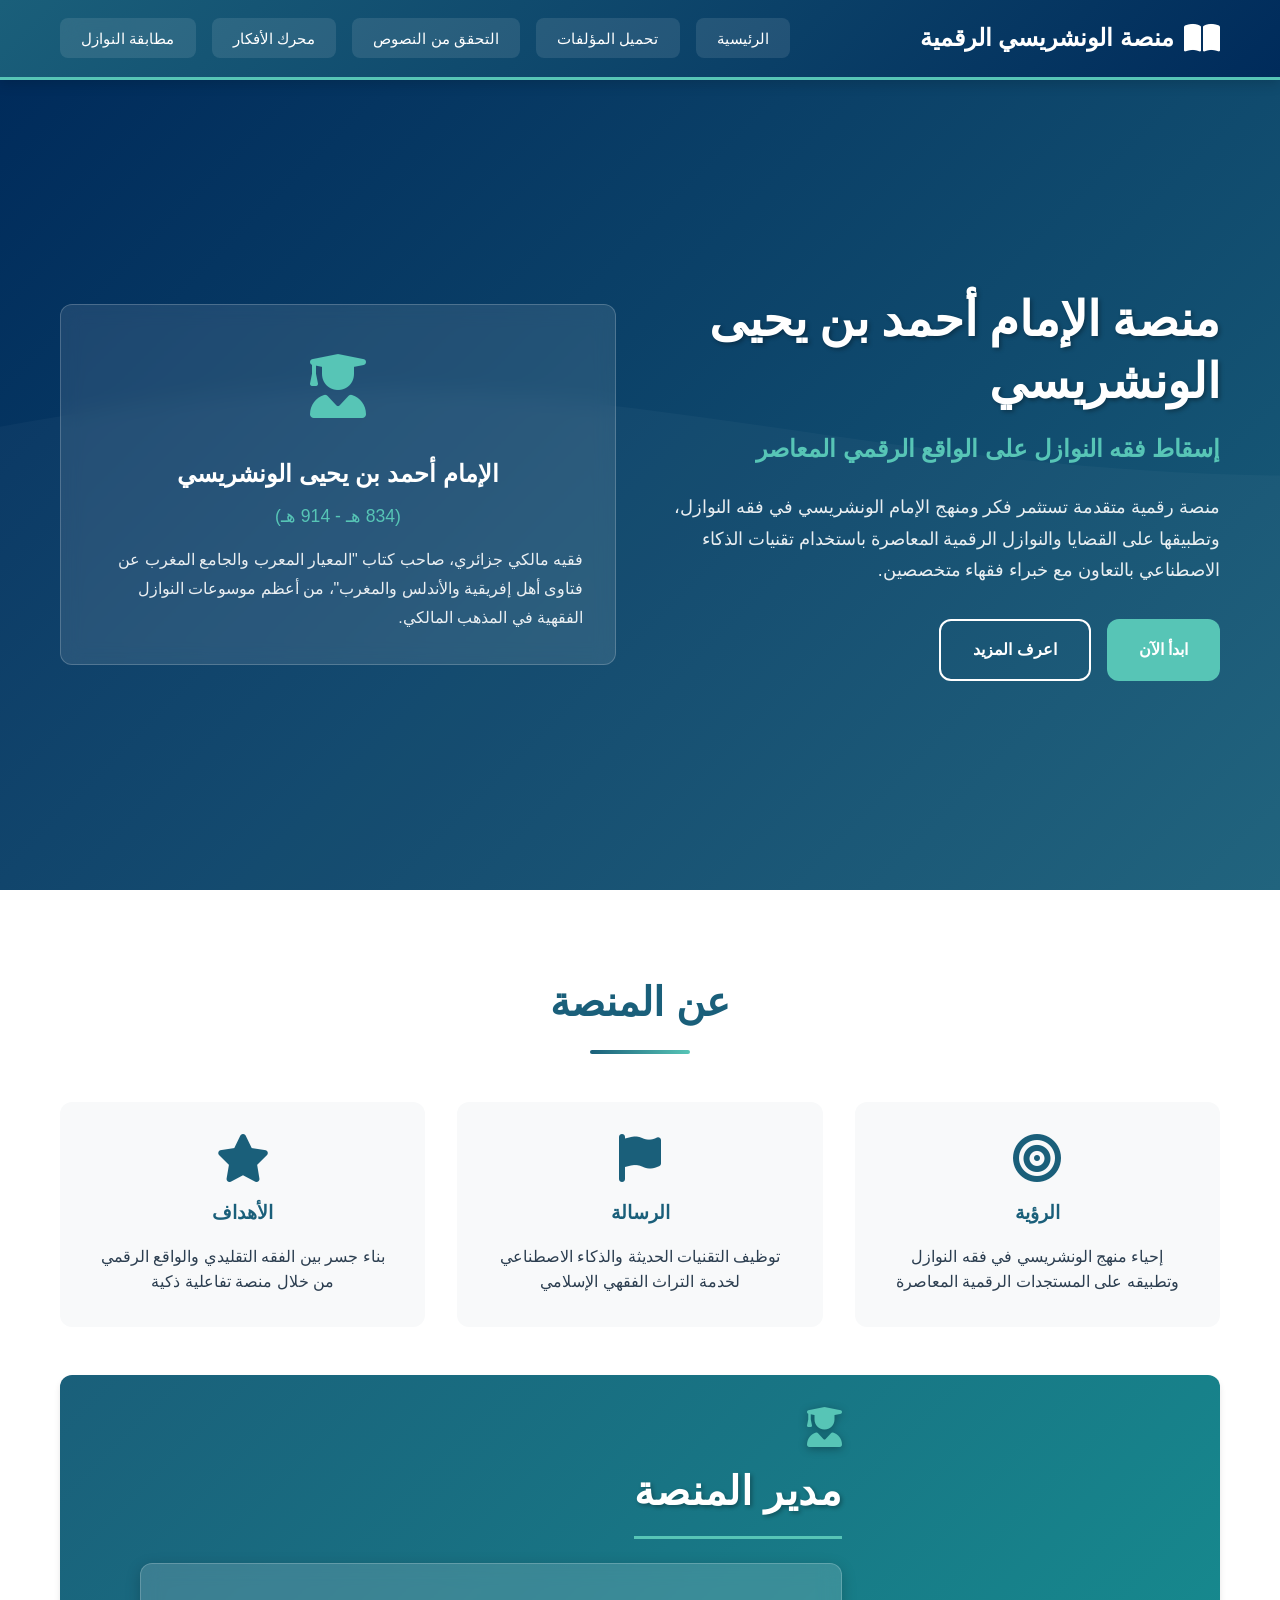
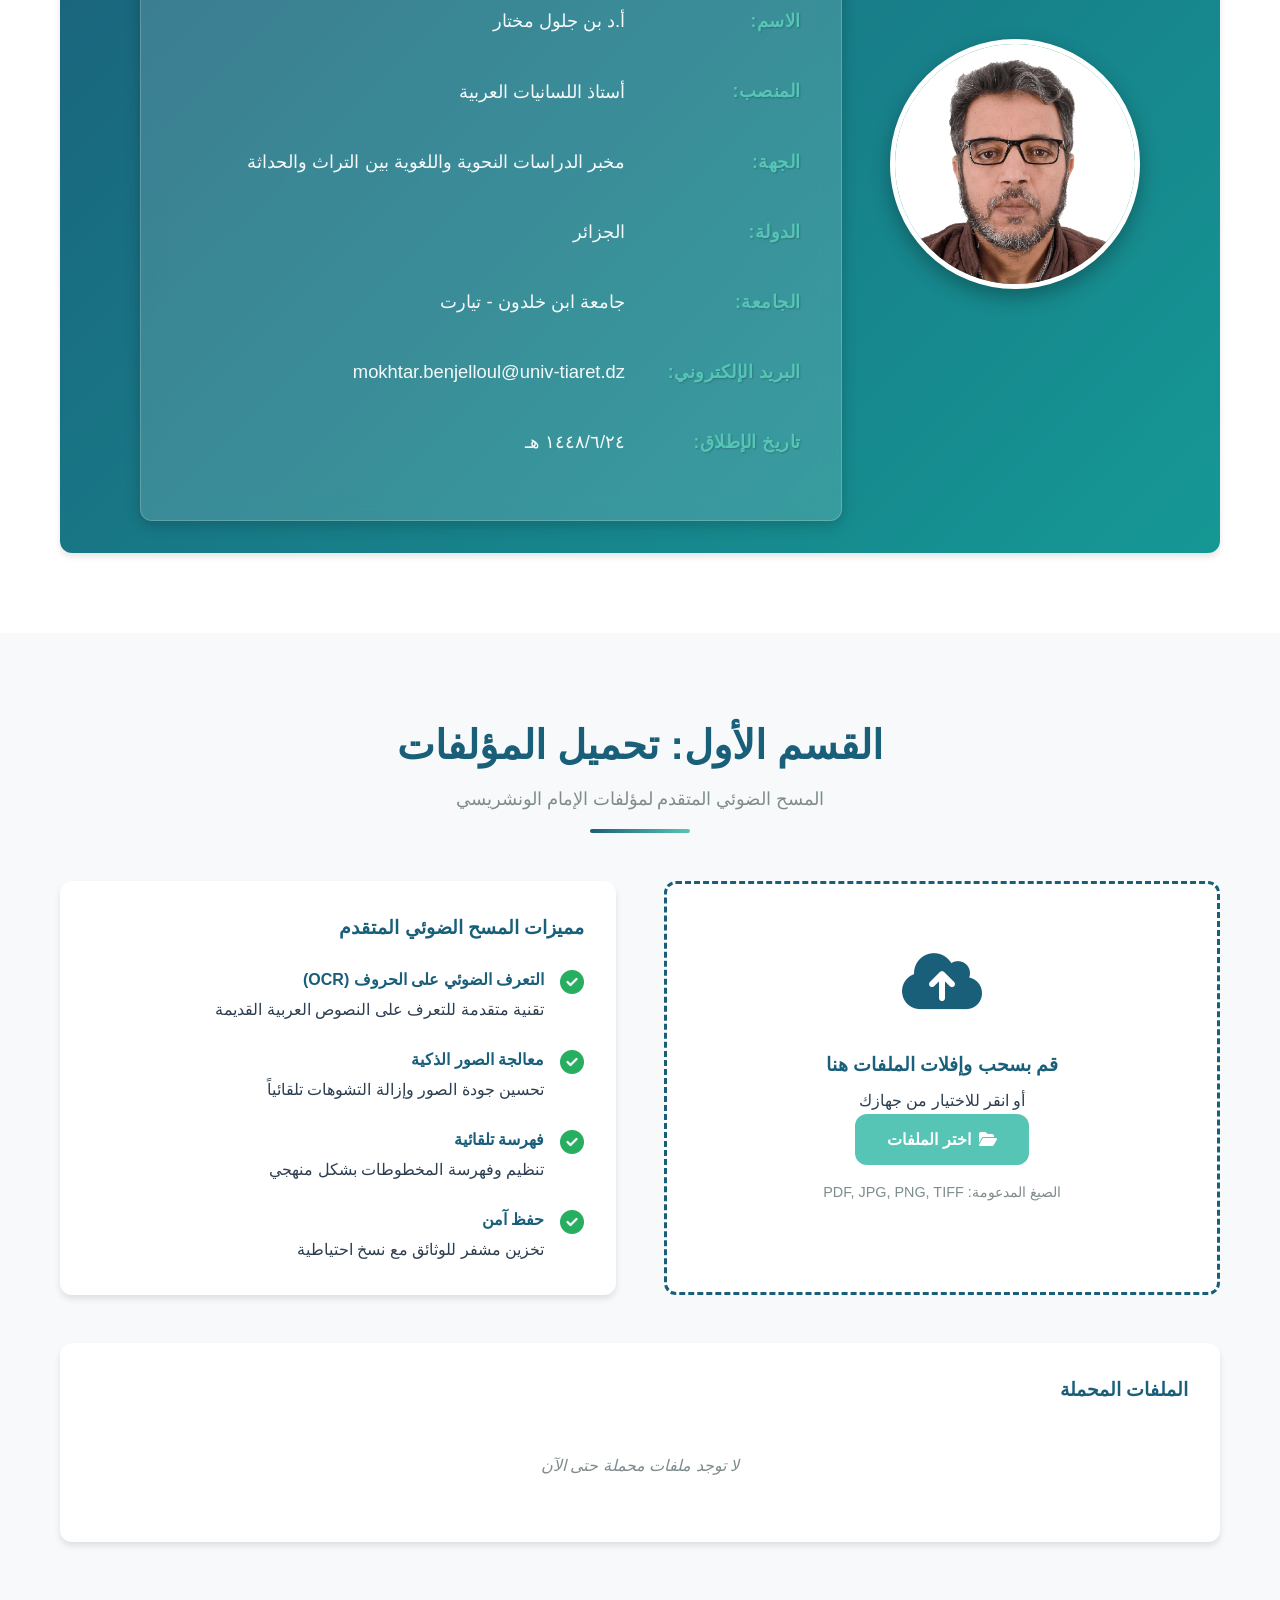
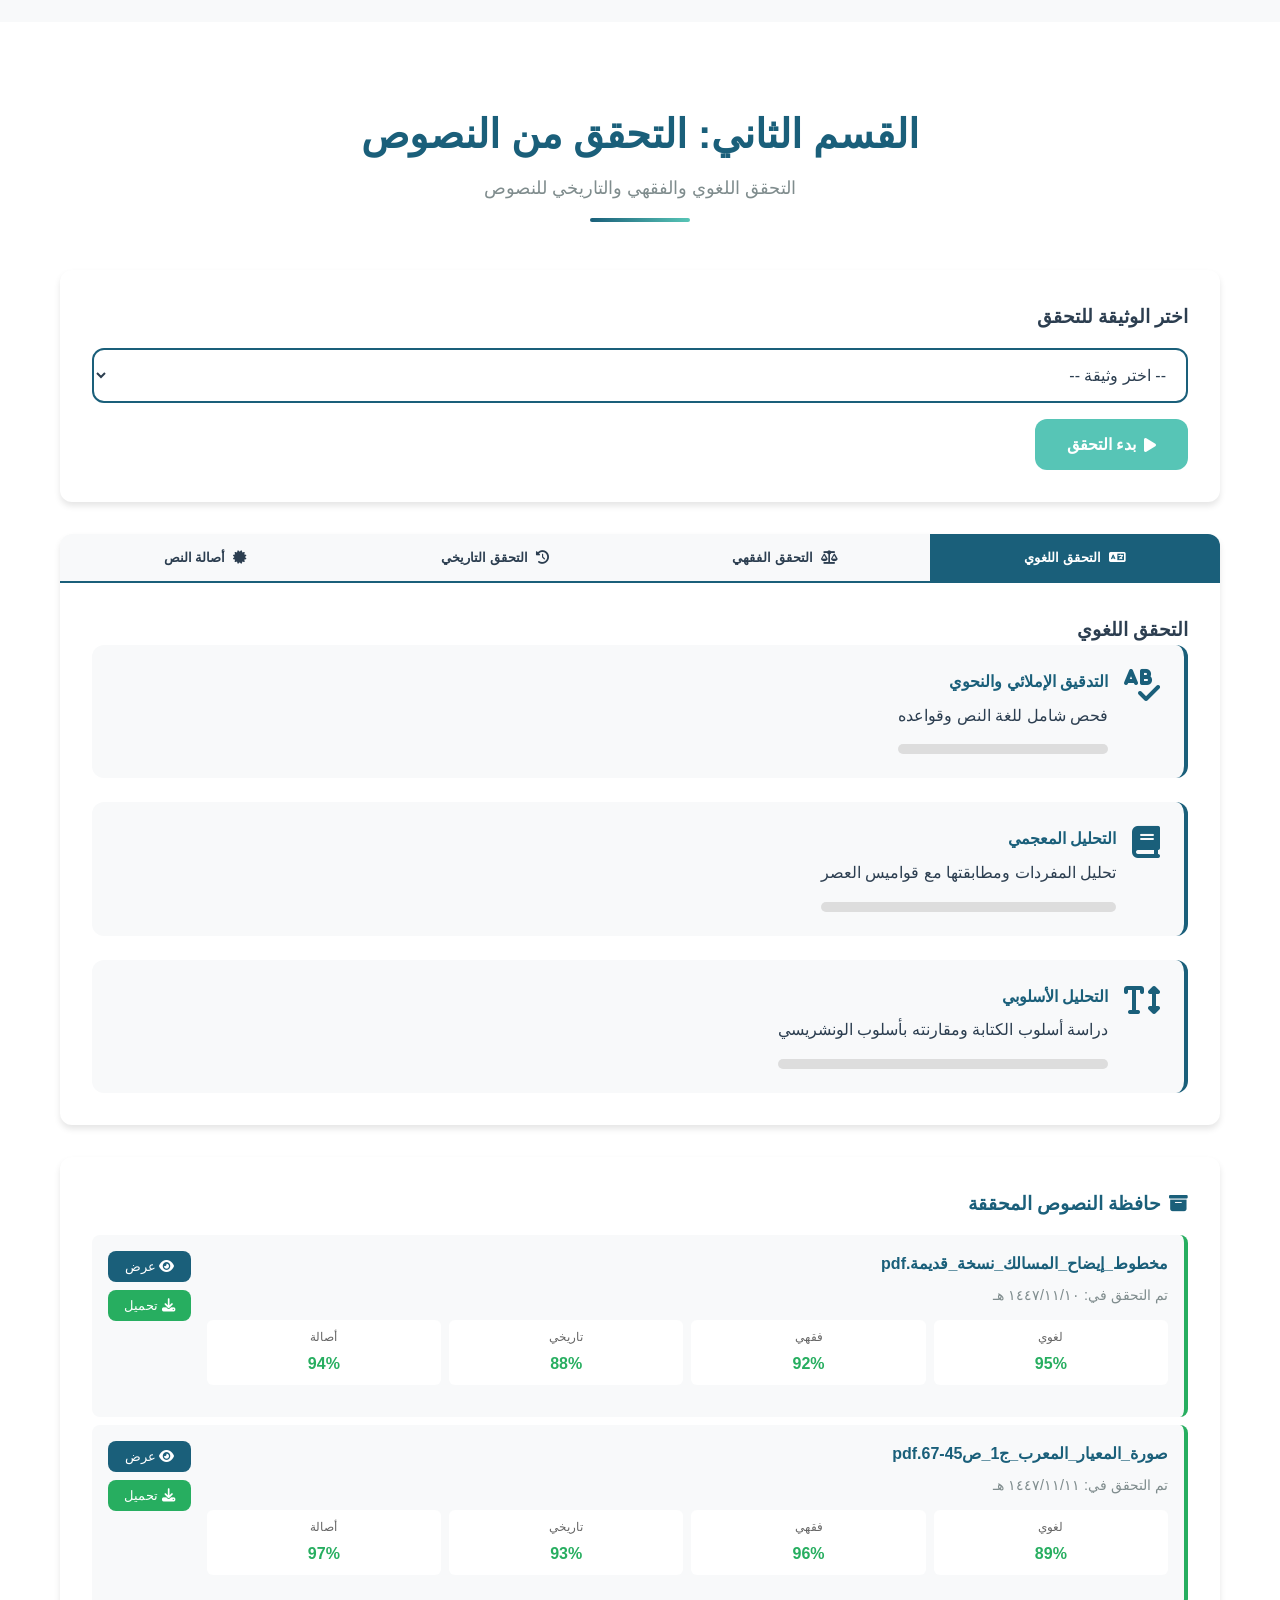
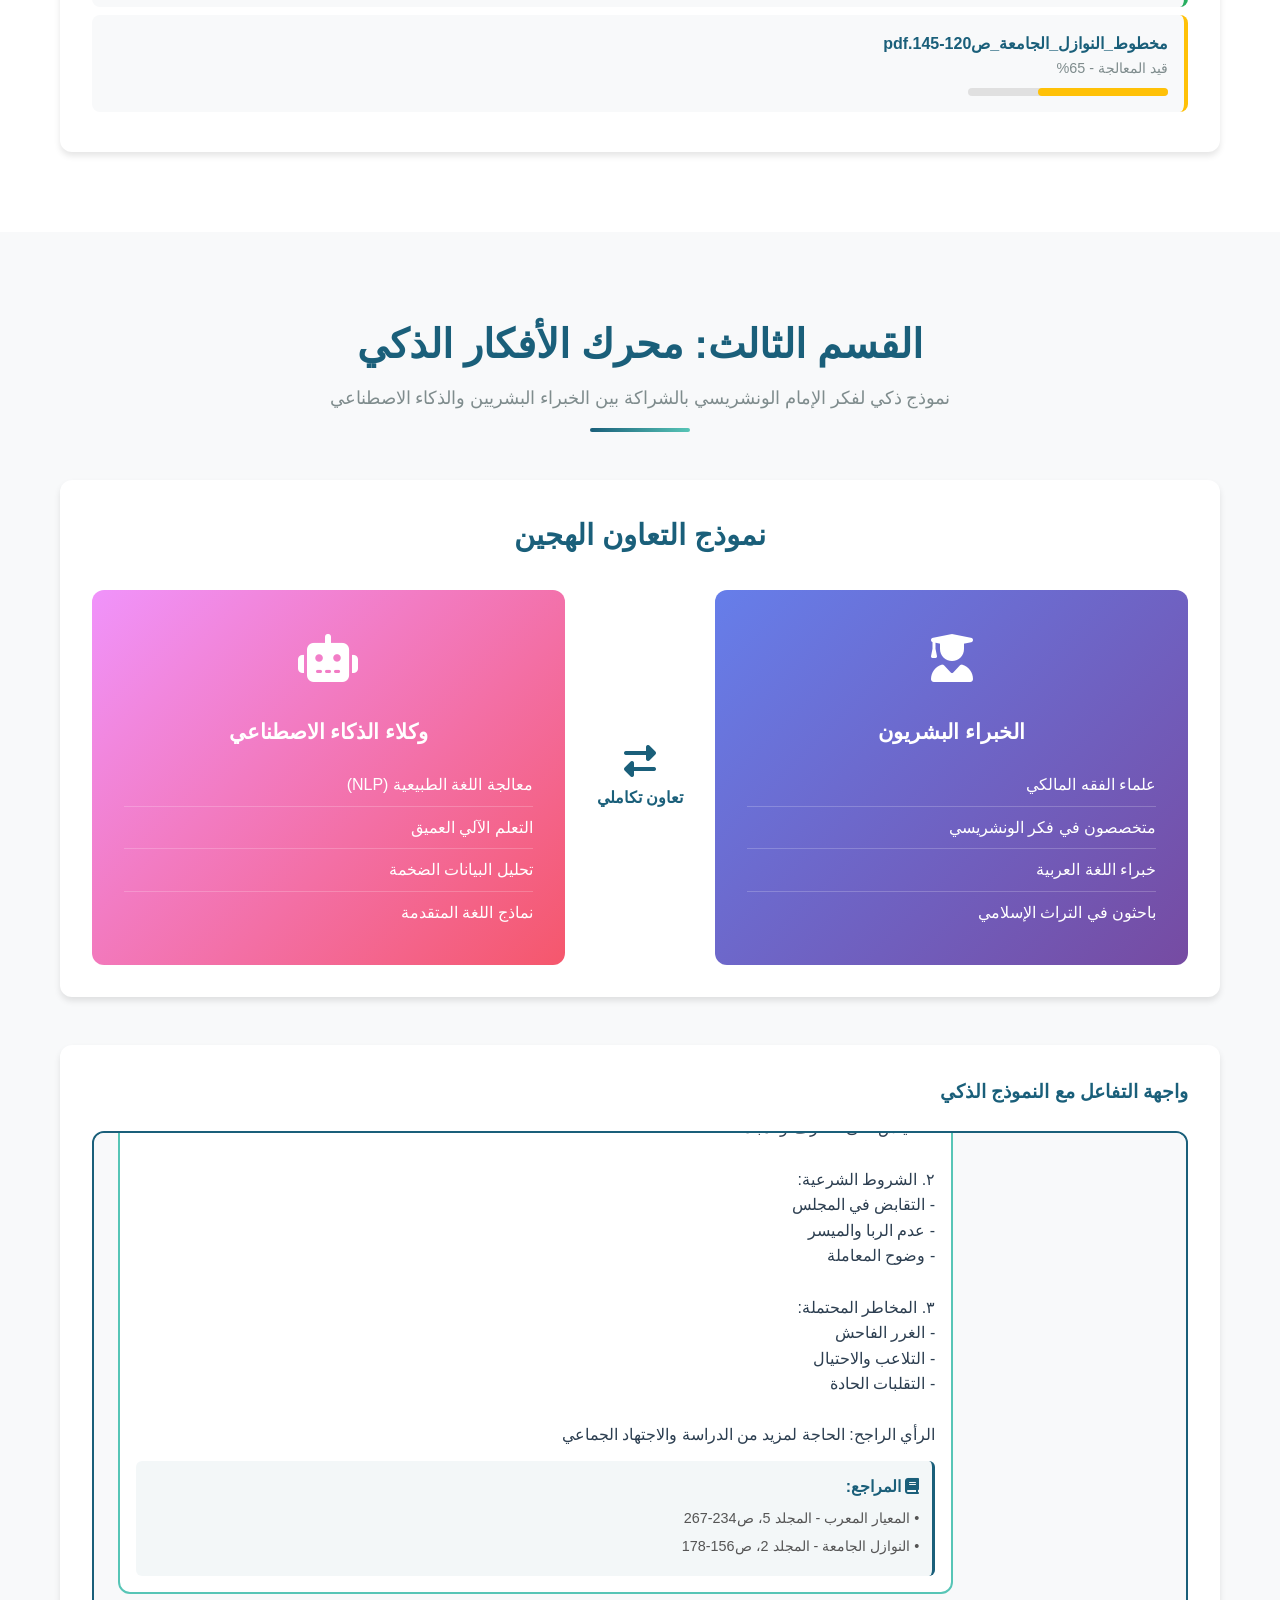
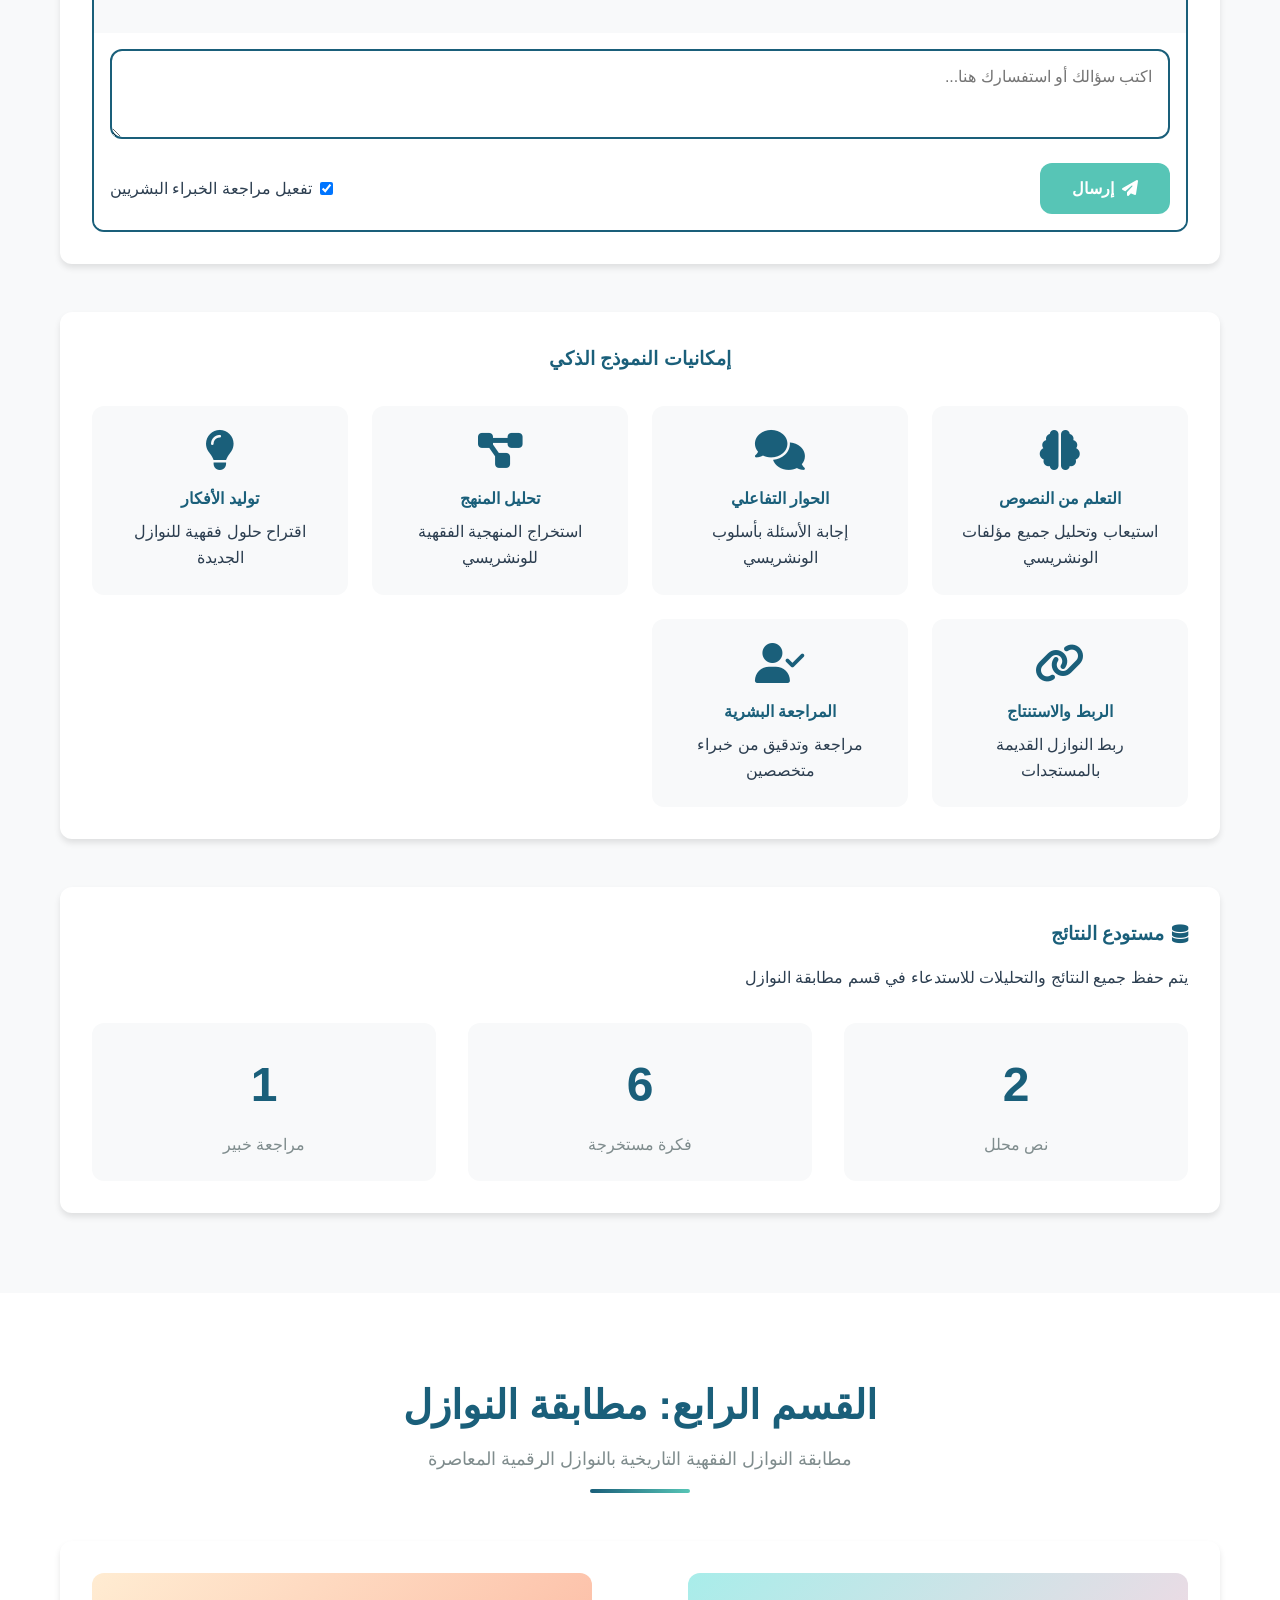
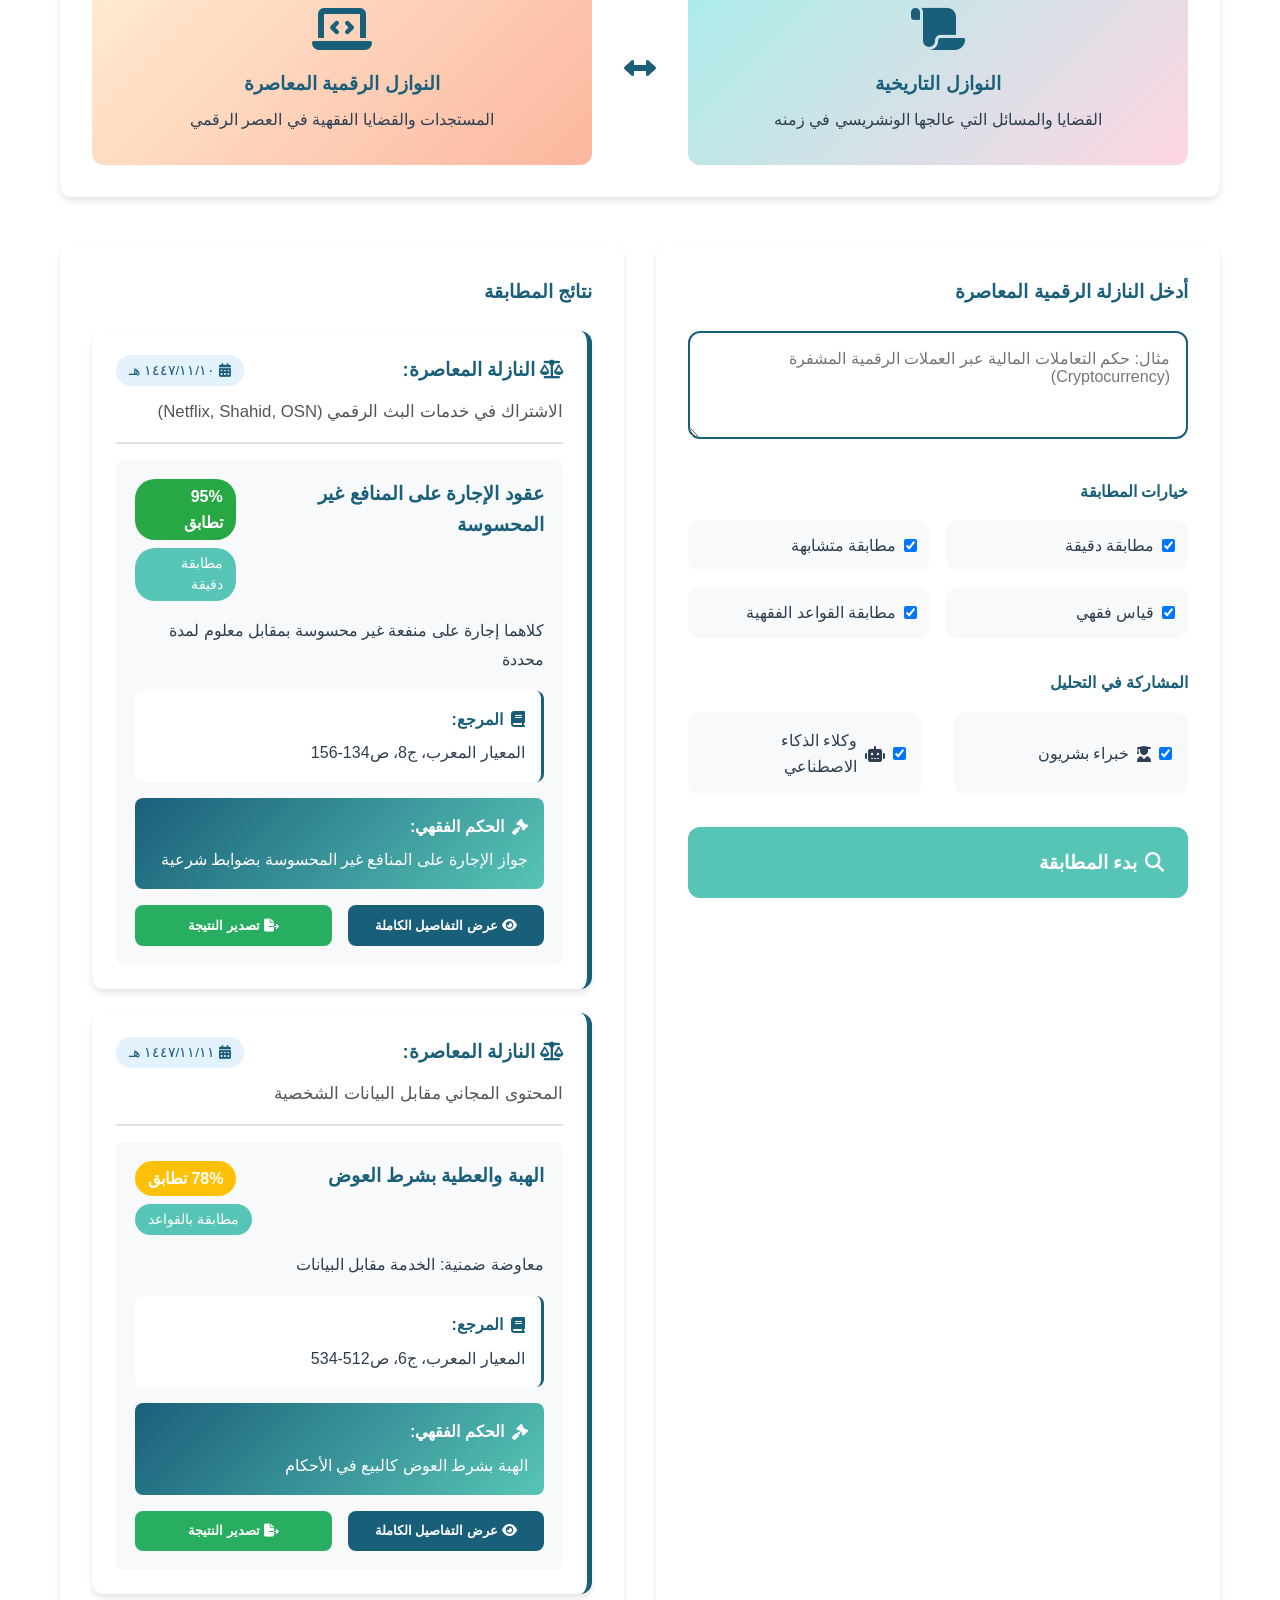
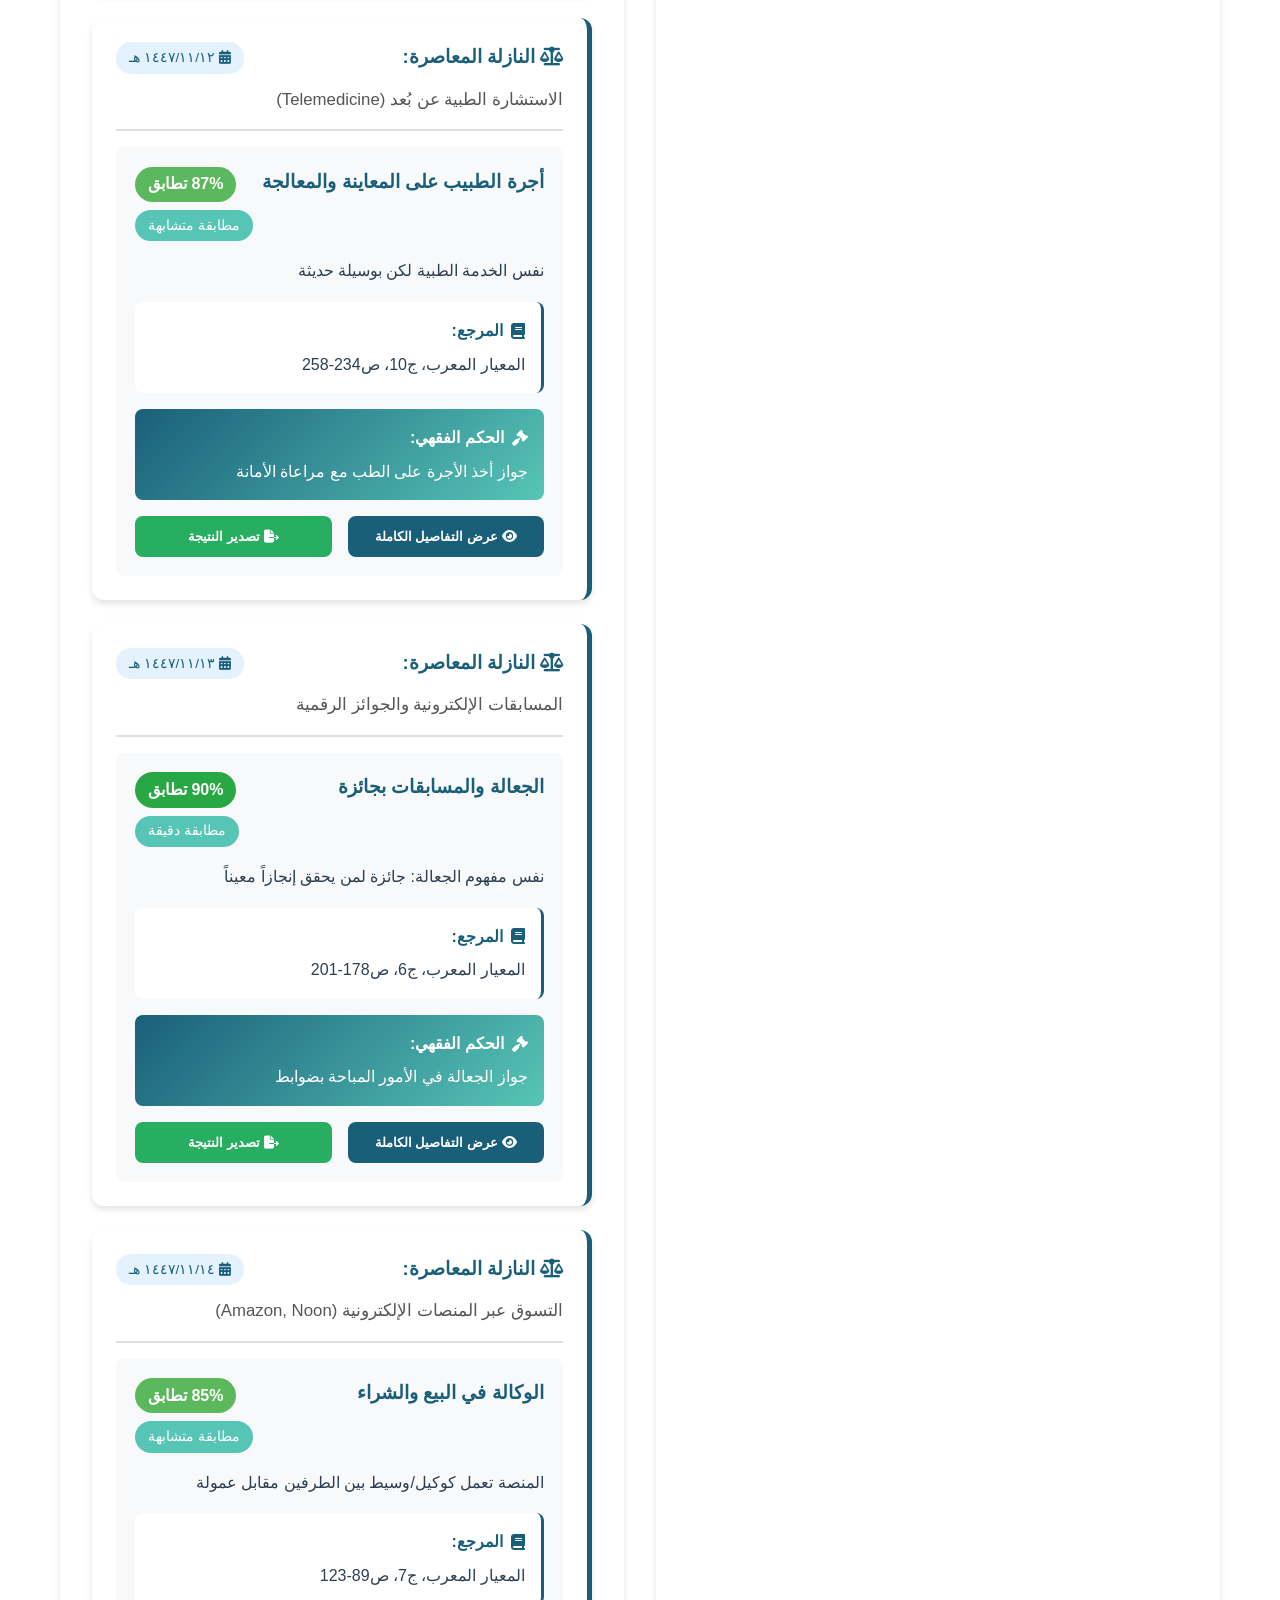
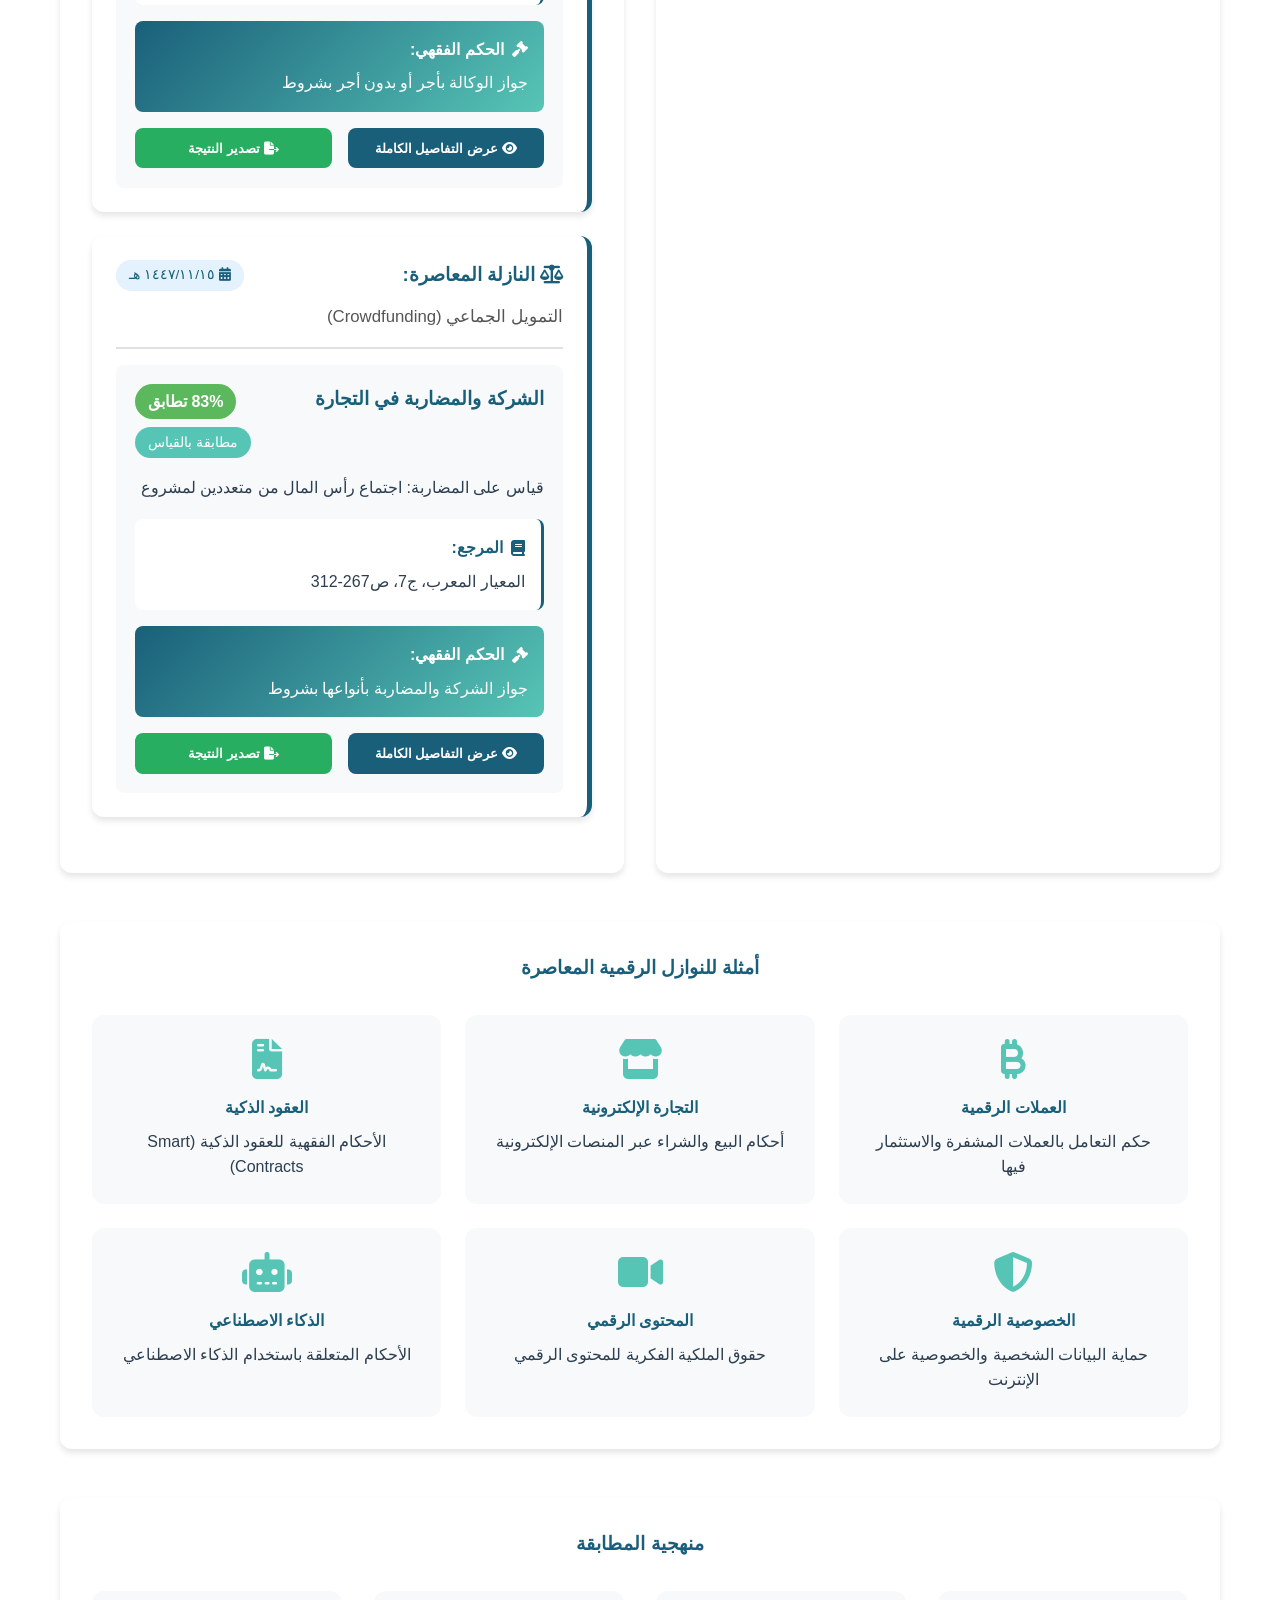
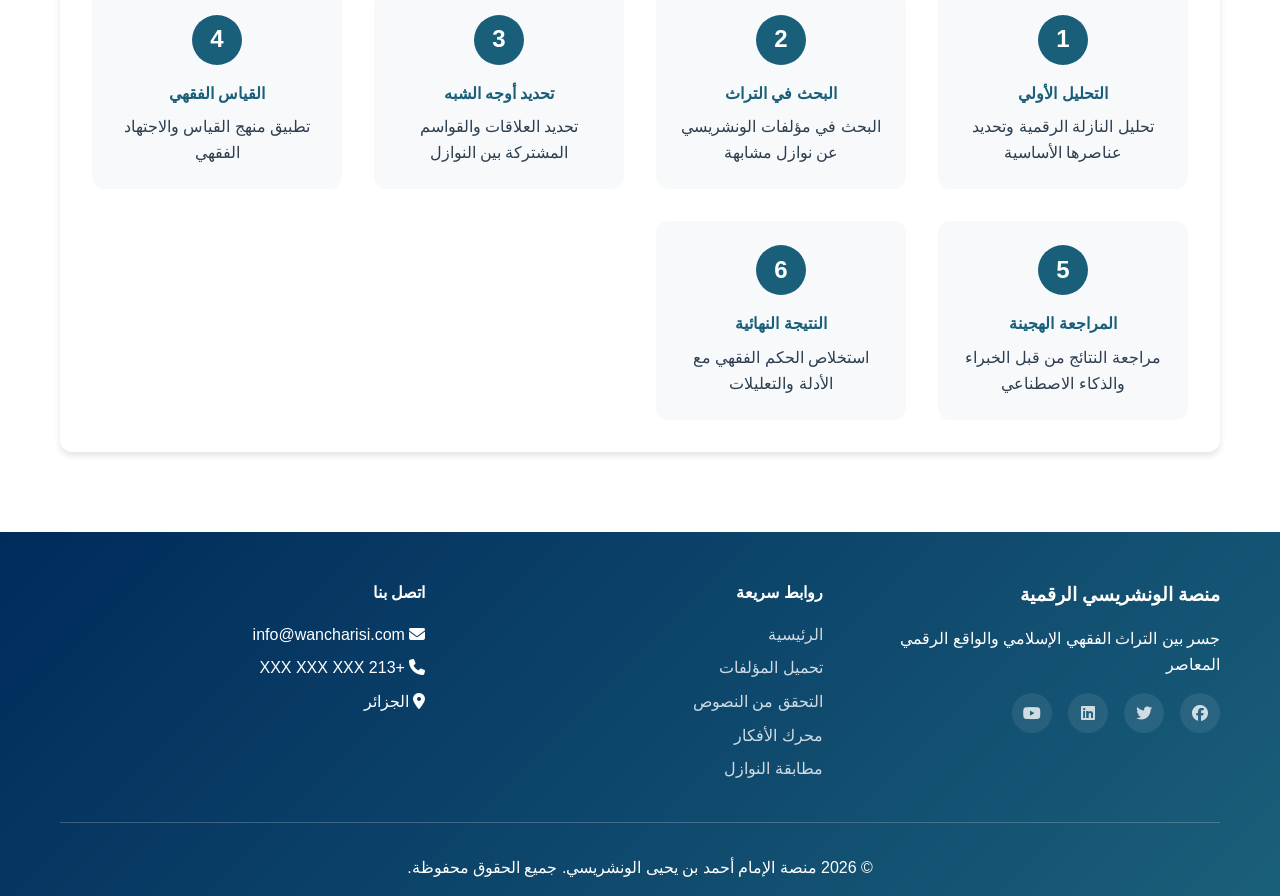
<file: index_backup.html>
<!DOCTYPE html>
<html lang="ar" dir="rtl">
<head>
    <meta charset="UTF-8">
    <meta name="viewport" content="width=device-width, initial-scale=1.0">
    <title>منصة الإمام أحمد بن يحيى الونشريسي - فقه النوازل الرقمية</title>
    <link rel="stylesheet" href="styles.css">
    <link rel="stylesheet" href="https://cdnjs.cloudflare.com/ajax/libs/font-awesome/6.4.0/css/all.min.css">
</head>
<body>
    <!-- شريط التنقل -->
    <nav class="navbar">
        <div class="container">
            <div class="logo">
                <i class="fas fa-book-open"></i>
                <span>منصة الونشريسي الرقمية</span>
            </div>
            <ul class="nav-links">
                <li><a href="index.html" class="nav-link active">الرئيسية</a></li>
                <li><a href="upload.html" class="nav-link">تحميل المؤلفات</a></li>
                <li><a href="verification.html" class="nav-link">التحقق من النصوص</a></li>
                <li><a href="ai-engine.html" class="nav-link">محرك الأفكار</a></li>
                <li><a href="matching.html" class="nav-link">مطابقة النوازل</a></li>
            </ul>
            <button class="menu-toggle" id="menuToggle">
                <i class="fas fa-bars"></i>
            </button>
        </div>
    </nav>

    <!-- القسم الرئيسي -->
    <section id="home" class="hero-section">
        <div class="hero-overlay"></div>
        <div class="container hero-content">
            <div class="hero-text">
                <h1 class="main-title">منصة الإمام أحمد بن يحيى الونشريسي</h1>
                <h2 class="subtitle">إسقاط فقه النوازل على الواقع الرقمي المعاصر</h2>
                <p class="description">
                    منصة رقمية متقدمة تستثمر فكر ومنهج الإمام الونشريسي في فقه النوازل، 
                    وتطبيقها على القضايا والنوازل الرقمية المعاصرة باستخدام تقنيات الذكاء الاصطناعي 
                    بالتعاون مع خبراء فقهاء متخصصين.
                </p>
                <div class="hero-buttons">
                    <a href="#upload" class="btn btn-primary">ابدأ الآن</a>
                    <a href="#about" class="btn btn-secondary">اعرف المزيد</a>
                </div>
            </div>
            <div class="hero-image">
                <div class="card scholar-card">
                    <div class="card-icon">
                        <i class="fas fa-user-graduate"></i>
                    </div>
                    <h3>الإمام أحمد بن يحيى الونشريسي</h3>
                    <p class="scholar-dates">(834 هـ - 914 هـ)</p>
                    <p class="scholar-bio">
                        فقيه مالكي جزائري، صاحب كتاب "المعيار المعرب والجامع المغرب 
                        عن فتاوى أهل إفريقية والأندلس والمغرب"، من أعظم موسوعات النوازل الفقهية 
                        في المذهب المالكي.
                    </p>
                </div>
            </div>
        </div>
    </section>

    <!-- معلومات المنصة -->
    <section id="about" class="about-section">
        <div class="container">
            <div class="section-header">
                <h2>عن المنصة</h2>
                <div class="divider"></div>
            </div>
            <div class="about-grid">
                <div class="about-card">
                    <i class="fas fa-bullseye"></i>
                    <h3>الرؤية</h3>
                    <p>إحياء منهج الونشريسي في فقه النوازل وتطبيقه على المستجدات الرقمية المعاصرة</p>
                </div>
                <div class="about-card">
                    <i class="fas fa-flag"></i>
                    <h3>الرسالة</h3>
                    <p>توظيف التقنيات الحديثة والذكاء الاصطناعي لخدمة التراث الفقهي الإسلامي</p>
                </div>
                <div class="about-card">
                    <i class="fas fa-star"></i>
                    <h3>الأهداف</h3>
                    <p>بناء جسر بين الفقه التقليدي والواقع الرقمي من خلال منصة تفاعلية ذكية</p>
                </div>
            </div>
            
            <div class="designer-card">
                <div class="designer-info">
                    <div class="director-section">
                        <div class="director-photo">
                            <img src="director-photo.png" alt="أ.د بن جلول مختار" id="directorPhoto">
                            <div class="photo-placeholder">
                                <i class="fas fa-user-tie"></i>
                            </div>
                        </div>
                        <div class="director-details">
                            <i class="fas fa-user-graduate"></i>
                            <h3>مدير المنصة</h3>
                            <div class="details-content">
                                <p><strong>الاسم:</strong> أ.د بن جلول مختار</p>
                                <p><strong>المنصب:</strong> أستاذ اللسانيات العربية</p>
                                <p><strong>الجهة:</strong> مخبر الدراسات النحوية واللغوية بين التراث والحداثة</p>
                                <p><strong>الدولة:</strong> الجزائر</p>
                                <p><strong>الجامعة:</strong> جامعة ابن خلدون - تيارت</p>
                                <p><strong>البريد الإلكتروني:</strong> mokhtar.benjelloul@univ-tiaret.dz</p>
                                <p><strong>تاريخ الإطلاق:</strong> <span id="currentDate"></span></p>
                            </div>
                        </div>
                    </div>
                </div>
            </div>
        </div>
    </section>

    <!-- القسم الأول: تحميل المؤلفات -->
    <section id="upload" class="section">
        <div class="container">
            <div class="section-header">
                <h2>القسم الأول: تحميل المؤلفات</h2>
                <p>المسح الضوئي المتقدم لمؤلفات الإمام الونشريسي</p>
                <div class="divider"></div>
            </div>
            
            <div class="content-grid">
                <div class="upload-area" id="uploadArea">
                    <div class="upload-icon">
                        <i class="fas fa-cloud-upload-alt"></i>
                    </div>
                    <h3>قم بسحب وإفلات الملفات هنا</h3>
                    <p>أو انقر للاختيار من جهازك</p>
                    <input type="file" id="fileInput" multiple accept=".pdf,.jpg,.jpeg,.png,.tiff" hidden>
                    <button class="btn btn-primary" onclick="document.getElementById('fileInput').click()">
                        <i class="fas fa-folder-open"></i> اختر الملفات
                    </button>
                    <p class="file-types">الصيغ المدعومة: PDF, JPG, PNG, TIFF</p>
                </div>

                <div class="ocr-features">
                    <h3>مميزات المسح الضوئي المتقدم</h3>
                    <div class="feature-list">
                        <div class="feature-item">
                            <i class="fas fa-check-circle"></i>
                            <div>
                                <h4>التعرف الضوئي على الحروف (OCR)</h4>
                                <p>تقنية متقدمة للتعرف على النصوص العربية القديمة</p>
                            </div>
                        </div>
                        <div class="feature-item">
                            <i class="fas fa-check-circle"></i>
                            <div>
                                <h4>معالجة الصور الذكية</h4>
                                <p>تحسين جودة الصور وإزالة التشوهات تلقائياً</p>
                            </div>
                        </div>
                        <div class="feature-item">
                            <i class="fas fa-check-circle"></i>
                            <div>
                                <h4>فهرسة تلقائية</h4>
                                <p>تنظيم وفهرسة المخطوطات بشكل منهجي</p>
                            </div>
                        </div>
                        <div class="feature-item">
                            <i class="fas fa-check-circle"></i>
                            <div>
                                <h4>حفظ آمن</h4>
                                <p>تخزين مشفر للوثائق مع نسخ احتياطية</p>
                            </div>
                        </div>
                    </div>
                </div>
            </div>

            <div class="uploaded-files" id="uploadedFiles">
                <h3>الملفات المحملة</h3>
                <div class="files-list" id="filesList">
                    <p class="no-files">لا توجد ملفات محملة حتى الآن</p>
                </div>
            </div>
        </div>
    </section>

    <!-- القسم الثاني: التحقق من النصوص -->
    <section id="verification" class="section alt-bg">
        <div class="container">
            <div class="section-header">
                <h2>القسم الثاني: التحقق من النصوص</h2>
                <p>التحقق اللغوي والفقهي والتاريخي للنصوص</p>
                <div class="divider"></div>
            </div>

            <div class="verification-container">
                <div class="verification-panel">
                    <h3>اختر الوثيقة للتحقق</h3>
                    <select id="docSelect" class="form-select">
                        <option value="">-- اختر وثيقة --</option>
                    </select>
                    <button class="btn btn-primary mt-3" id="startVerification">
                        <i class="fas fa-play"></i> بدء التحقق
                    </button>
                </div>

                <div class="verification-tabs">
                    <div class="tab-buttons">
                        <button class="tab-btn active" data-tab="linguistic">
                            <i class="fas fa-language"></i>
                            التحقق اللغوي
                        </button>
                        <button class="tab-btn" data-tab="jurisprudential">
                            <i class="fas fa-balance-scale"></i>
                            التحقق الفقهي
                        </button>
                        <button class="tab-btn" data-tab="historical">
                            <i class="fas fa-history"></i>
                            التحقق التاريخي
                        </button>
                        <button class="tab-btn" data-tab="authenticity">
                            <i class="fas fa-certificate"></i>
                            أصالة النص
                        </button>
                    </div>

                    <div class="tab-content">
                        <div class="tab-pane active" id="linguistic">
                            <h3>التحقق اللغوي</h3>
                            <div class="verification-results">
                                <div class="result-item">
                                    <i class="fas fa-spell-check"></i>
                                    <div>
                                        <h4>التدقيق الإملائي والنحوي</h4>
                                        <p>فحص شامل للغة النص وقواعده</p>
                                        <div class="progress-bar">
                                            <div class="progress-fill" style="width: 0%"></div>
                                        </div>
                                    </div>
                                </div>
                                <div class="result-item">
                                    <i class="fas fa-book"></i>
                                    <div>
                                        <h4>التحليل المعجمي</h4>
                                        <p>تحليل المفردات ومطابقتها مع قواميس العصر</p>
                                        <div class="progress-bar">
                                            <div class="progress-fill" style="width: 0%"></div>
                                        </div>
                                    </div>
                                </div>
                                <div class="result-item">
                                    <i class="fas fa-text-height"></i>
                                    <div>
                                        <h4>التحليل الأسلوبي</h4>
                                        <p>دراسة أسلوب الكتابة ومقارنته بأسلوب الونشريسي</p>
                                        <div class="progress-bar">
                                            <div class="progress-fill" style="width: 0%"></div>
                                        </div>
                                    </div>
                                </div>
                            </div>
                        </div>

                        <div class="tab-pane" id="jurisprudential">
                            <h3>التحقق الفقهي</h3>
                            <div class="verification-results">
                                <div class="result-item">
                                    <i class="fas fa-search"></i>
                                    <div>
                                        <h4>التحقق من المصطلحات الفقهية</h4>
                                        <p>مطابقة المصطلحات مع المذهب المالكي</p>
                                        <div class="progress-bar">
                                            <div class="progress-fill" style="width: 0%"></div>
                                        </div>
                                    </div>
                                </div>
                                <div class="result-item">
                                    <i class="fas fa-link"></i>
                                    <div>
                                        <h4>تخريج النصوص والأحاديث</h4>
                                        <p>التحقق من صحة النصوص المنقولة</p>
                                        <div class="progress-bar">
                                            <div class="progress-fill" style="width: 0%"></div>
                                        </div>
                                    </div>
                                </div>
                                <div class="result-item">
                                    <i class="fas fa-user-tie"></i>
                                    <div>
                                        <h4>التحقق من الفتاوى المنسوبة</h4>
                                        <p>مطابقة الفتاوى مع منهج الونشريسي</p>
                                        <div class="progress-bar">
                                            <div class="progress-fill" style="width: 0%"></div>
                                        </div>
                                    </div>
                                </div>
                            </div>
                        </div>

                        <div class="tab-pane" id="historical">
                            <h3>التحقق التاريخي</h3>
                            <div class="verification-results">
                                <div class="result-item">
                                    <i class="fas fa-calendar-alt"></i>
                                    <div>
                                        <h4>التأريخ الزمني</h4>
                                        <p>التحقق من التواريخ والأحداث المذكورة</p>
                                        <div class="progress-bar">
                                            <div class="progress-fill" style="width: 0%"></div>
                                        </div>
                                    </div>
                                </div>
                                <div class="result-item">
                                    <i class="fas fa-map-marked-alt"></i>
                                    <div>
                                        <h4>التحقق الجغرافي</h4>
                                        <p>مطابقة الأماكن والمواقع المذكورة</p>
                                        <div class="progress-bar">
                                            <div class="progress-fill" style="width: 0%"></div>
                                        </div>
                                    </div>
                                </div>
                                <div class="result-item">
                                    <i class="fas fa-users"></i>
                                    <div>
                                        <h4>التحقق من الأعلام</h4>
                                        <p>التأكد من صحة نسبة الأقوال للأعلام</p>
                                        <div class="progress-bar">
                                            <div class="progress-fill" style="width: 0%"></div>
                                        </div>
                                    </div>
                                </div>
                            </div>
                        </div>

                        <div class="tab-pane" id="authenticity">
                            <h3>أصالة النص وانتماؤه لفكر الونشريسي</h3>
                            <div class="verification-results">
                                <div class="result-item">
                                    <i class="fas fa-fingerprint"></i>
                                    <div>
                                        <h4>تحليل البصمة الأسلوبية</h4>
                                        <p>مقارنة الأسلوب مع نصوص الونشريسي المؤكدة</p>
                                        <div class="progress-bar">
                                            <div class="progress-fill" style="width: 0%"></div>
                                        </div>
                                    </div>
                                </div>
                                <div class="result-item">
                                    <i class="fas fa-brain"></i>
                                    <div>
                                        <h4>تحليل المنهج الفكري</h4>
                                        <p>مطابقة المنهجية مع منهج الونشريسي</p>
                                        <div class="progress-bar">
                                            <div class="progress-fill" style="width: 0%"></div>
                                        </div>
                                    </div>
                                </div>
                                <div class="result-item">
                                    <i class="fas fa-check-double"></i>
                                    <div>
                                        <h4>النتيجة النهائية</h4>
                                        <p>تقييم شامل لأصالة النص</p>
                                        <div class="authenticity-score" id="authenticityScore">
                                            <span class="score-label">درجة الأصالة:</span>
                                            <span class="score-value">--</span>
                                        </div>
                                    </div>
                                </div>
                            </div>
                        </div>
                    </div>
                </div>

                <div class="archive-section">
                    <h3><i class="fas fa-archive"></i> حافظة النصوص المحققة</h3>
                    <div class="archive-list" id="archiveList">
                        <p class="no-data">لا توجد نصوص محققة حتى الآن</p>
                    </div>
                </div>
            </div>
        </div>
    </section>

    <!-- القسم الثالث: محرك الأفكار -->
    <section id="ai-engine" class="section">
        <div class="container">
            <div class="section-header">
                <h2>القسم الثالث: محرك الأفكار الذكي</h2>
                <p>نموذج ذكي لفكر الإمام الونشريسي بالشراكة بين الخبراء البشريين والذكاء الاصطناعي</p>
                <div class="divider"></div>
            </div>

            <div class="ai-engine-container">
                <div class="collaboration-model">
                    <h3>نموذج التعاون الهجين</h3>
                    <div class="collaboration-grid">
                        <div class="expert-card human">
                            <div class="expert-icon">
                                <i class="fas fa-user-graduate"></i>
                            </div>
                            <h4>الخبراء البشريون</h4>
                            <ul>
                                <li>علماء الفقه المالكي</li>
                                <li>متخصصون في فكر الونشريسي</li>
                                <li>خبراء اللغة العربية</li>
                                <li>باحثون في التراث الإسلامي</li>
                            </ul>
                        </div>
                        <div class="collaboration-arrow">
                            <i class="fas fa-exchange-alt"></i>
                            <span>تعاون تكاملي</span>
                        </div>
                        <div class="expert-card ai">
                            <div class="expert-icon">
                                <i class="fas fa-robot"></i>
                            </div>
                            <h4>وكلاء الذكاء الاصطناعي</h4>
                            <ul>
                                <li>معالجة اللغة الطبيعية (NLP)</li>
                                <li>التعلم الآلي العميق</li>
                                <li>تحليل البيانات الضخمة</li>
                                <li>نماذج اللغة المتقدمة</li>
                            </ul>
                        </div>
                    </div>
                </div>

                <div class="ai-model-interface">
                    <h3>واجهة التفاعل مع النموذج الذكي</h3>
                    <div class="chat-interface">
                        <div class="chat-messages" id="chatMessages">
                            <div class="system-message">
                                <i class="fas fa-info-circle"></i>
                                <p>مرحباً بك في محرك الأفكار الذكي. يمكنك طرح أسئلة فقهية أو استفسارات حول منهج الونشريسي.</p>
                            </div>
                        </div>
                        <div class="chat-input-area">
                            <textarea id="chatInput" placeholder="اكتب سؤالك أو استفسارك هنا..." rows="3"></textarea>
                            <div class="chat-controls">
                                <button class="btn btn-primary" id="sendMessage">
                                    <i class="fas fa-paper-plane"></i> إرسال
                                </button>
                                <div class="expert-toggle">
                                    <label>
                                        <input type="checkbox" id="humanExpert" checked>
                                        <span>تفعيل مراجعة الخبراء البشريين</span>
                                    </label>
                                </div>
                            </div>
                        </div>
                    </div>
                </div>

                <div class="ai-features">
                    <h3>إمكانيات النموذج الذكي</h3>
                    <div class="features-grid">
                        <div class="feature-card">
                            <i class="fas fa-brain"></i>
                            <h4>التعلم من النصوص</h4>
                            <p>استيعاب وتحليل جميع مؤلفات الونشريسي</p>
                        </div>
                        <div class="feature-card">
                            <i class="fas fa-comments"></i>
                            <h4>الحوار التفاعلي</h4>
                            <p>إجابة الأسئلة بأسلوب الونشريسي</p>
                        </div>
                        <div class="feature-card">
                            <i class="fas fa-project-diagram"></i>
                            <h4>تحليل المنهج</h4>
                            <p>استخراج المنهجية الفقهية للونشريسي</p>
                        </div>
                        <div class="feature-card">
                            <i class="fas fa-lightbulb"></i>
                            <h4>توليد الأفكار</h4>
                            <p>اقتراح حلول فقهية للنوازل الجديدة</p>
                        </div>
                        <div class="feature-card">
                            <i class="fas fa-link"></i>
                            <h4>الربط والاستنتاج</h4>
                            <p>ربط النوازل القديمة بالمستجدات</p>
                        </div>
                        <div class="feature-card">
                            <i class="fas fa-user-check"></i>
                            <h4>المراجعة البشرية</h4>
                            <p>مراجعة وتدقيق من خبراء متخصصين</p>
                        </div>
                    </div>
                </div>

                <div class="results-repository">
                    <h3><i class="fas fa-database"></i> مستودع النتائج</h3>
                    <p>يتم حفظ جميع النتائج والتحليلات للاستدعاء في قسم مطابقة النوازل</p>
                    <div class="repository-stats">
                        <div class="stat-item">
                            <span class="stat-number" id="analyzedTexts">0</span>
                            <span class="stat-label">نص محلل</span>
                        </div>
                        <div class="stat-item">
                            <span class="stat-number" id="generatedInsights">0</span>
                            <span class="stat-label">فكرة مستخرجة</span>
                        </div>
                        <div class="stat-item">
                            <span class="stat-number" id="expertReviews">0</span>
                            <span class="stat-label">مراجعة خبير</span>
                        </div>
                    </div>
                </div>
            </div>
        </div>
    </section>

    <!-- القسم الرابع: مطابقة النوازل -->
    <section id="matching" class="section alt-bg">
        <div class="container">
            <div class="section-header">
                <h2>القسم الرابع: مطابقة النوازل</h2>
                <p>مطابقة النوازل الفقهية التاريخية بالنوازل الرقمية المعاصرة</p>
                <div class="divider"></div>
            </div>

            <div class="matching-container">
                <div class="matching-intro">
                    <div class="intro-grid">
                        <div class="intro-card historical">
                            <i class="fas fa-scroll"></i>
                            <h3>النوازل التاريخية</h3>
                            <p>القضايا والمسائل التي عالجها الونشريسي في زمنه</p>
                        </div>
                        <div class="matching-arrow">
                            <i class="fas fa-arrows-alt-h"></i>
                        </div>
                        <div class="intro-card modern">
                            <i class="fas fa-laptop-code"></i>
                            <h3>النوازل الرقمية المعاصرة</h3>
                            <p>المستجدات والقضايا الفقهية في العصر الرقمي</p>
                        </div>
                    </div>
                </div>

                <div class="matching-interface">
                    <div class="matching-input">
                        <h3>أدخل النازلة الرقمية المعاصرة</h3>
                        <textarea id="modernIssue" rows="4" placeholder="مثال: حكم التعاملات المالية عبر العملات الرقمية المشفرة (Cryptocurrency)"></textarea>
                        
                        <div class="matching-options">
                            <h4>خيارات المطابقة</h4>
                            <div class="options-grid">
                                <label class="option-item">
                                    <input type="checkbox" name="matching-option" value="exact" checked>
                                    <span>مطابقة دقيقة</span>
                                </label>
                                <label class="option-item">
                                    <input type="checkbox" name="matching-option" value="similar" checked>
                                    <span>مطابقة متشابهة</span>
                                </label>
                                <label class="option-item">
                                    <input type="checkbox" name="matching-option" value="analogical" checked>
                                    <span>قياس فقهي</span>
                                </label>
                                <label class="option-item">
                                    <input type="checkbox" name="matching-option" value="principle" checked>
                                    <span>مطابقة القواعد الفقهية</span>
                                </label>
                            </div>
                        </div>

                        <div class="expert-participation">
                            <h4>المشاركة في التحليل</h4>
                            <div class="participation-toggle">
                                <label>
                                    <input type="checkbox" checked>
                                    <i class="fas fa-user-graduate"></i>
                                    <span>خبراء بشريون</span>
                                </label>
                                <label>
                                    <input type="checkbox" checked>
                                    <i class="fas fa-robot"></i>
                                    <span>وكلاء الذكاء الاصطناعي</span>
                                </label>
                            </div>
                        </div>

                        <button class="btn btn-primary btn-large" id="startMatching">
                            <i class="fas fa-search"></i> بدء المطابقة
                        </button>
                    </div>

                    <div class="matching-results" id="matchingResults">
                        <h3>نتائج المطابقة</h3>
                        <div class="results-container" id="resultsContainer">
                            <p class="no-results">قم بإدخال نازلة رقمية معاصرة لبدء عملية المطابقة</p>
                        </div>
                    </div>
                </div>

                <div class="examples-section">
                    <h3>أمثلة للنوازل الرقمية المعاصرة</h3>
                    <div class="examples-grid">
                        <div class="example-card" onclick="fillExample(this)">
                            <i class="fas fa-bitcoin-sign"></i>
                            <h4>العملات الرقمية</h4>
                            <p>حكم التعامل بالعملات المشفرة والاستثمار فيها</p>
                        </div>
                        <div class="example-card" onclick="fillExample(this)">
                            <i class="fas fa-store"></i>
                            <h4>التجارة الإلكترونية</h4>
                            <p>أحكام البيع والشراء عبر المنصات الإلكترونية</p>
                        </div>
                        <div class="example-card" onclick="fillExample(this)">
                            <i class="fas fa-file-contract"></i>
                            <h4>العقود الذكية</h4>
                            <p>الأحكام الفقهية للعقود الذكية (Smart Contracts)</p>
                        </div>
                        <div class="example-card" onclick="fillExample(this)">
                            <i class="fas fa-shield-alt"></i>
                            <h4>الخصوصية الرقمية</h4>
                            <p>حماية البيانات الشخصية والخصوصية على الإنترنت</p>
                        </div>
                        <div class="example-card" onclick="fillExample(this)">
                            <i class="fas fa-video"></i>
                            <h4>المحتوى الرقمي</h4>
                            <p>حقوق الملكية الفكرية للمحتوى الرقمي</p>
                        </div>
                        <div class="example-card" onclick="fillExample(this)">
                            <i class="fas fa-robot"></i>
                            <h4>الذكاء الاصطناعي</h4>
                            <p>الأحكام المتعلقة باستخدام الذكاء الاصطناعي</p>
                        </div>
                    </div>
                </div>

                <div class="methodology-section">
                    <h3>منهجية المطابقة</h3>
                    <div class="methodology-steps">
                        <div class="step">
                            <div class="step-number">1</div>
                            <h4>التحليل الأولي</h4>
                            <p>تحليل النازلة الرقمية وتحديد عناصرها الأساسية</p>
                        </div>
                        <div class="step">
                            <div class="step-number">2</div>
                            <h4>البحث في التراث</h4>
                            <p>البحث في مؤلفات الونشريسي عن نوازل مشابهة</p>
                        </div>
                        <div class="step">
                            <div class="step-number">3</div>
                            <h4>تحديد أوجه الشبه</h4>
                            <p>تحديد العلاقات والقواسم المشتركة بين النوازل</p>
                        </div>
                        <div class="step">
                            <div class="step-number">4</div>
                            <h4>القياس الفقهي</h4>
                            <p>تطبيق منهج القياس والاجتهاد الفقهي</p>
                        </div>
                        <div class="step">
                            <div class="step-number">5</div>
                            <h4>المراجعة الهجينة</h4>
                            <p>مراجعة النتائج من قبل الخبراء والذكاء الاصطناعي</p>
                        </div>
                        <div class="step">
                            <div class="step-number">6</div>
                            <h4>النتيجة النهائية</h4>
                            <p>استخلاص الحكم الفقهي مع الأدلة والتعليلات</p>
                        </div>
                    </div>
                </div>
            </div>
        </div>
    </section>

    <!-- Footer -->
    <footer class="footer">
        <div class="container">
            <div class="footer-content">
                <div class="footer-section">
                    <h3>منصة الونشريسي الرقمية</h3>
                    <p>جسر بين التراث الفقهي الإسلامي والواقع الرقمي المعاصر</p>
                    <div class="social-links">
                        <a href="#"><i class="fab fa-facebook"></i></a>
                        <a href="#"><i class="fab fa-twitter"></i></a>
                        <a href="#"><i class="fab fa-linkedin"></i></a>
                        <a href="#"><i class="fab fa-youtube"></i></a>
                    </div>
                </div>
                <div class="footer-section">
                    <h4>روابط سريعة</h4>
                    <ul>
                        <li><a href="index.html">الرئيسية</a></li>
                        <li><a href="upload.html">تحميل المؤلفات</a></li>
                        <li><a href="verification.html">التحقق من النصوص</a></li>
                        <li><a href="ai-engine.html">محرك الأفكار</a></li>
                        <li><a href="matching.html">مطابقة النوازل</a></li>
                    </ul>
                </div>
                <div class="footer-section">
                    <h4>اتصل بنا</h4>
                    <ul>
                        <li><i class="fas fa-envelope"></i> info@wancharisi.com</li>
                        <li><i class="fas fa-phone"></i> +213 XXX XXX XXX</li>
                        <li><i class="fas fa-map-marker-alt"></i> الجزائر</li>
                    </ul>
                </div>
            </div>
            <div class="footer-bottom">
                <p>&copy; 2026 منصة الإمام أحمد بن يحيى الونشريسي. جميع الحقوق محفوظة.</p>
            </div>
        </div>
    </footer>

    <script src="script.js"></script>
</body>
</html>
</file>
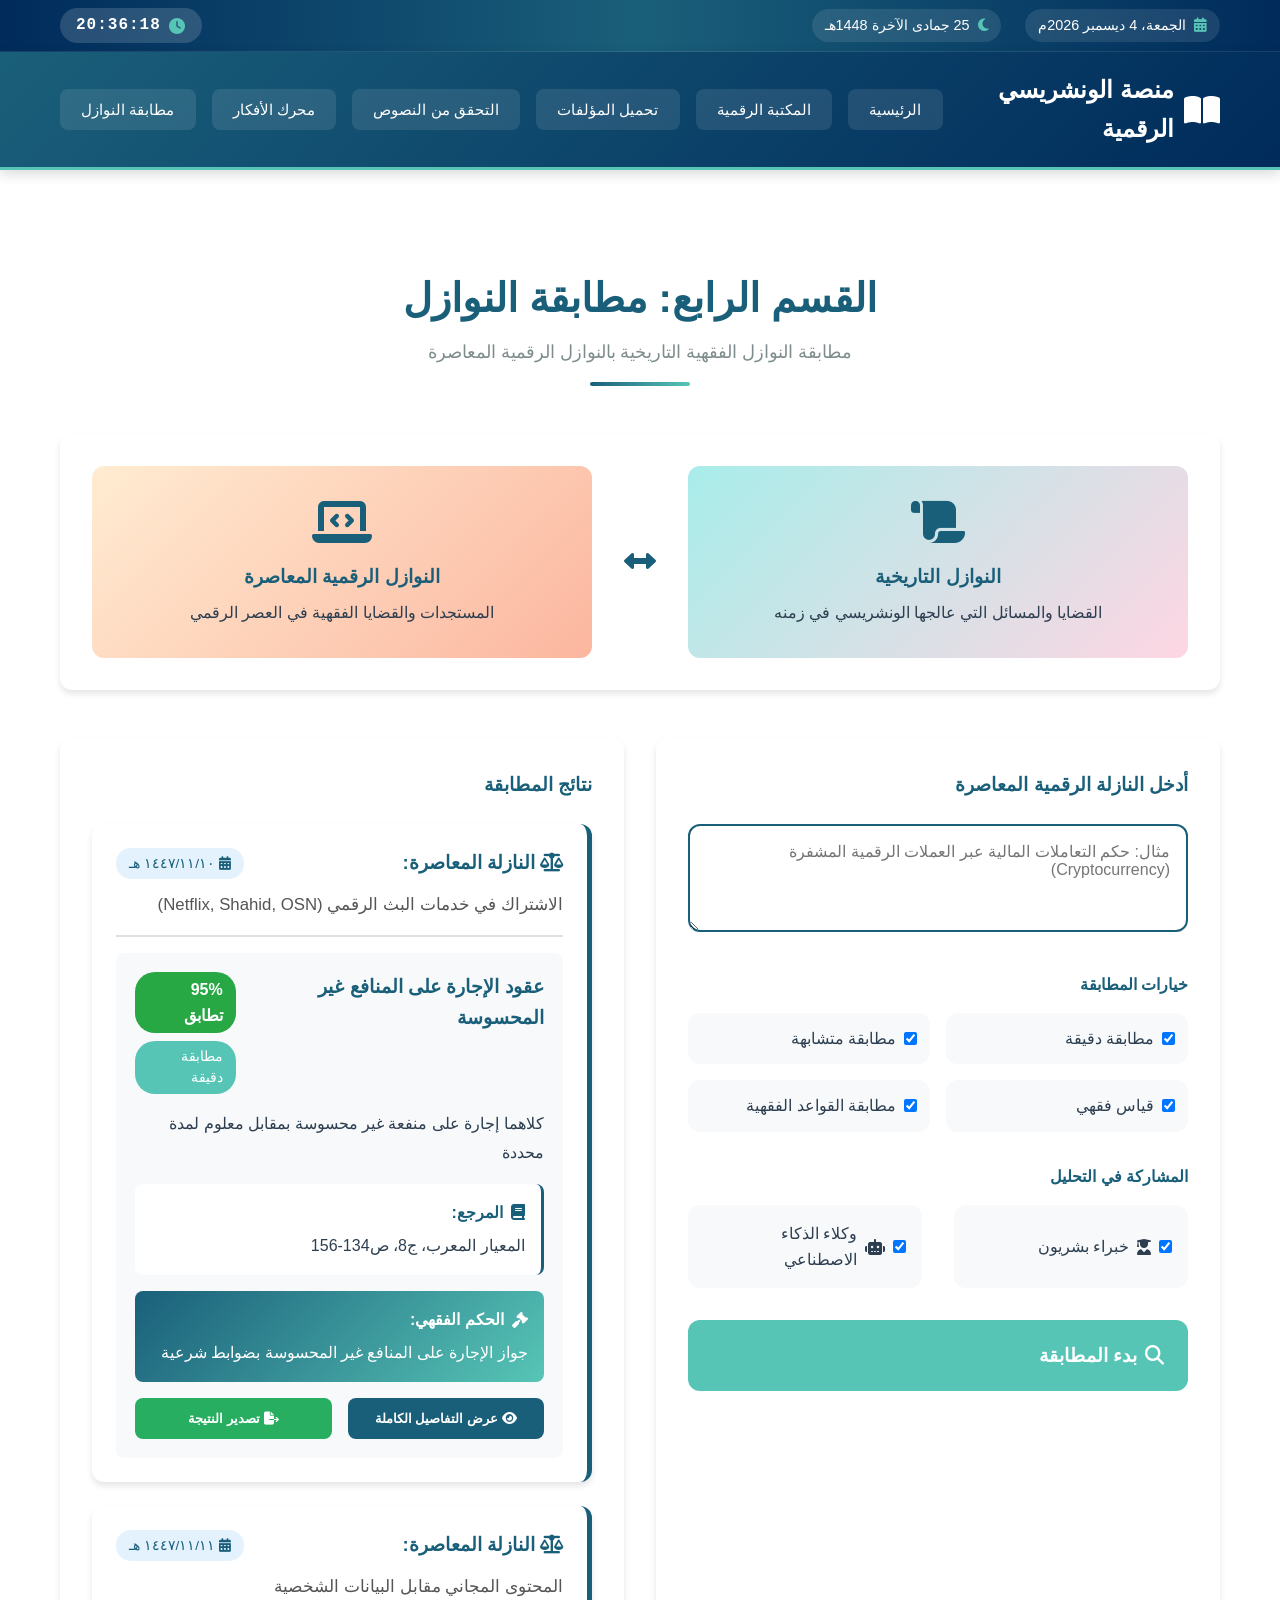
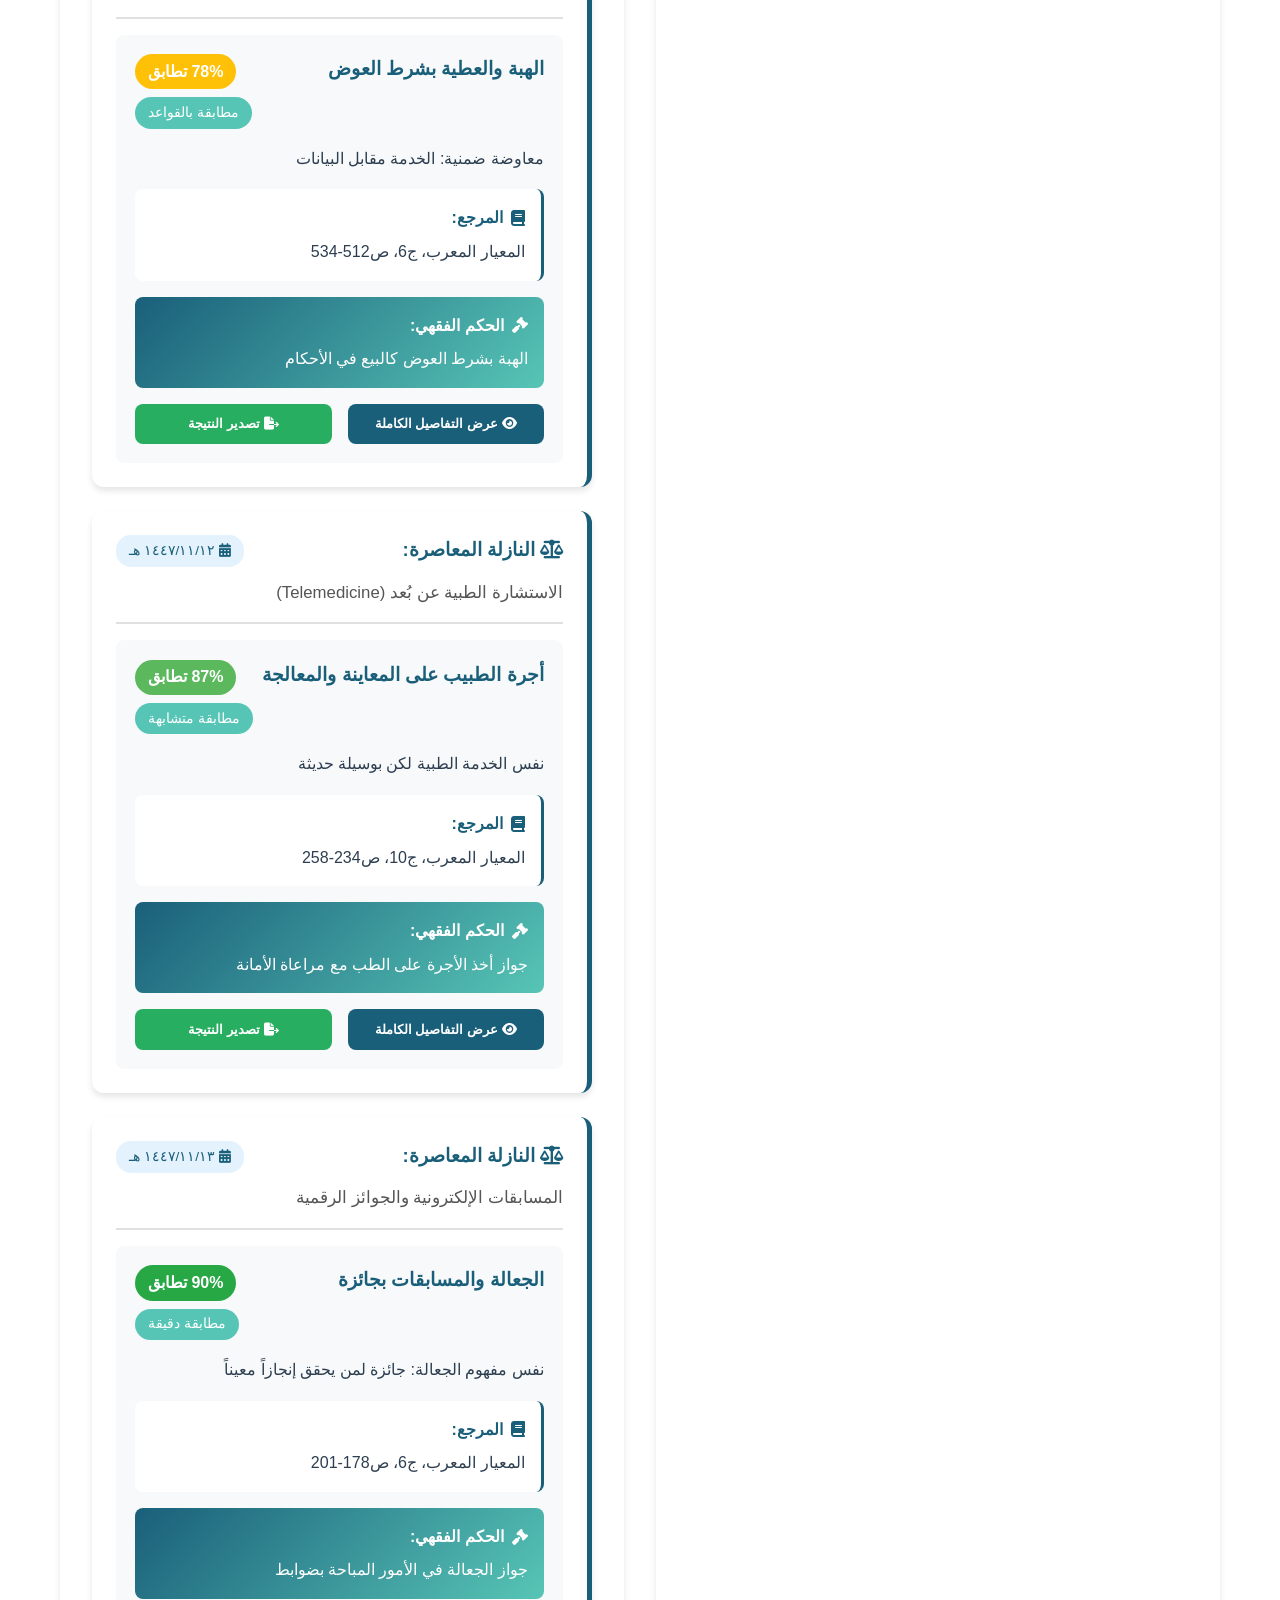
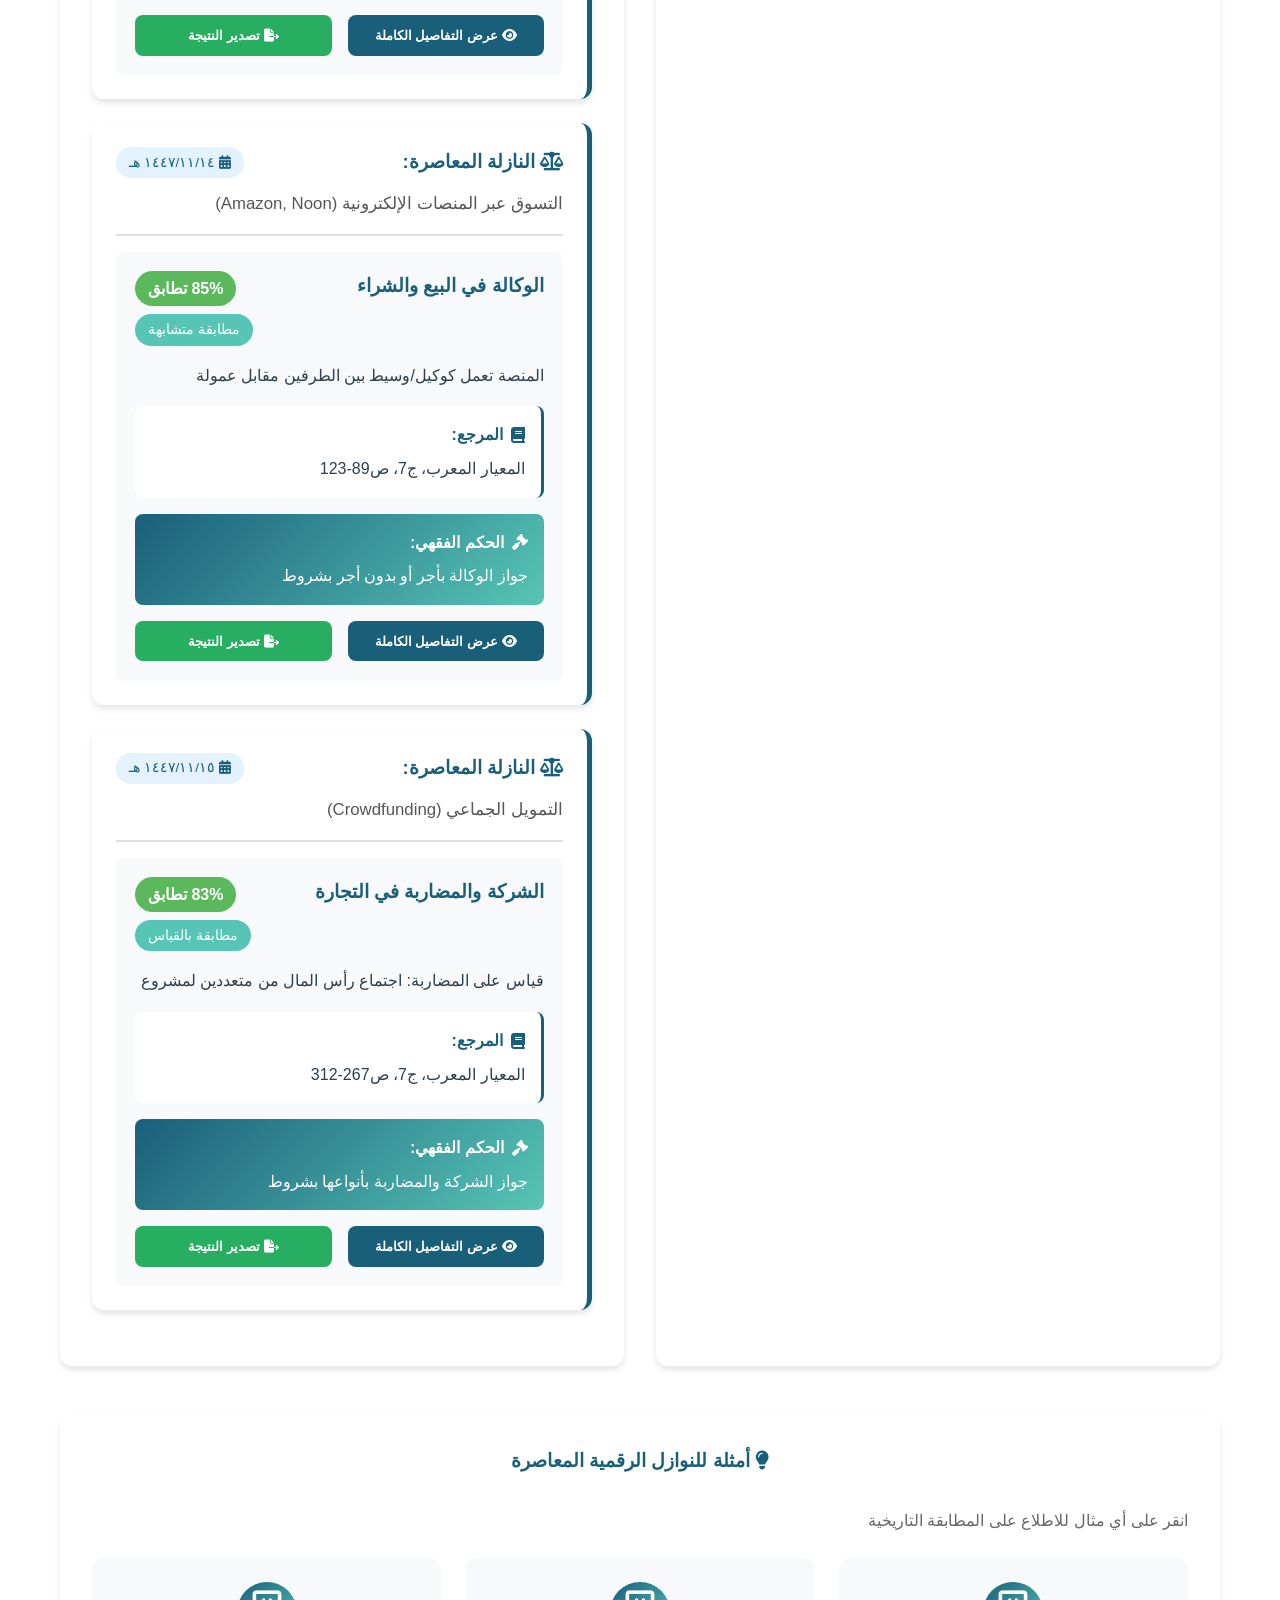
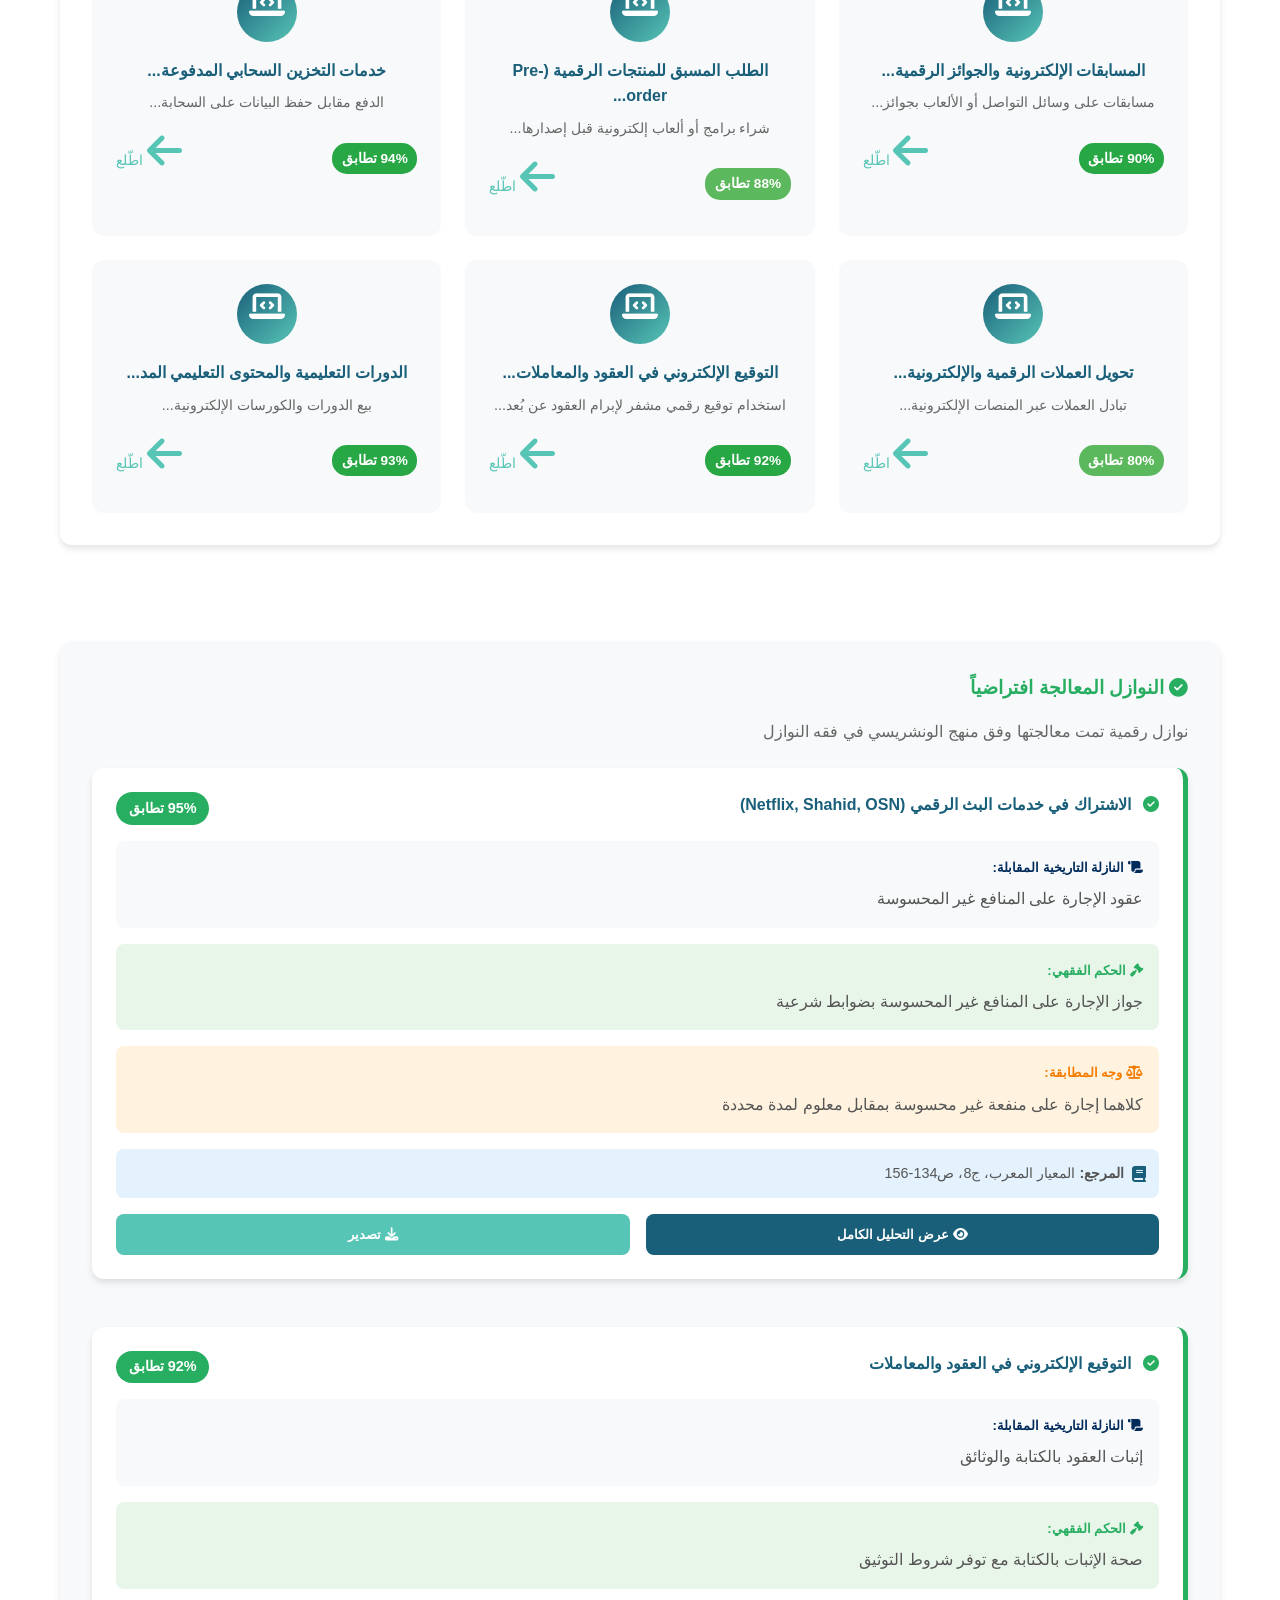
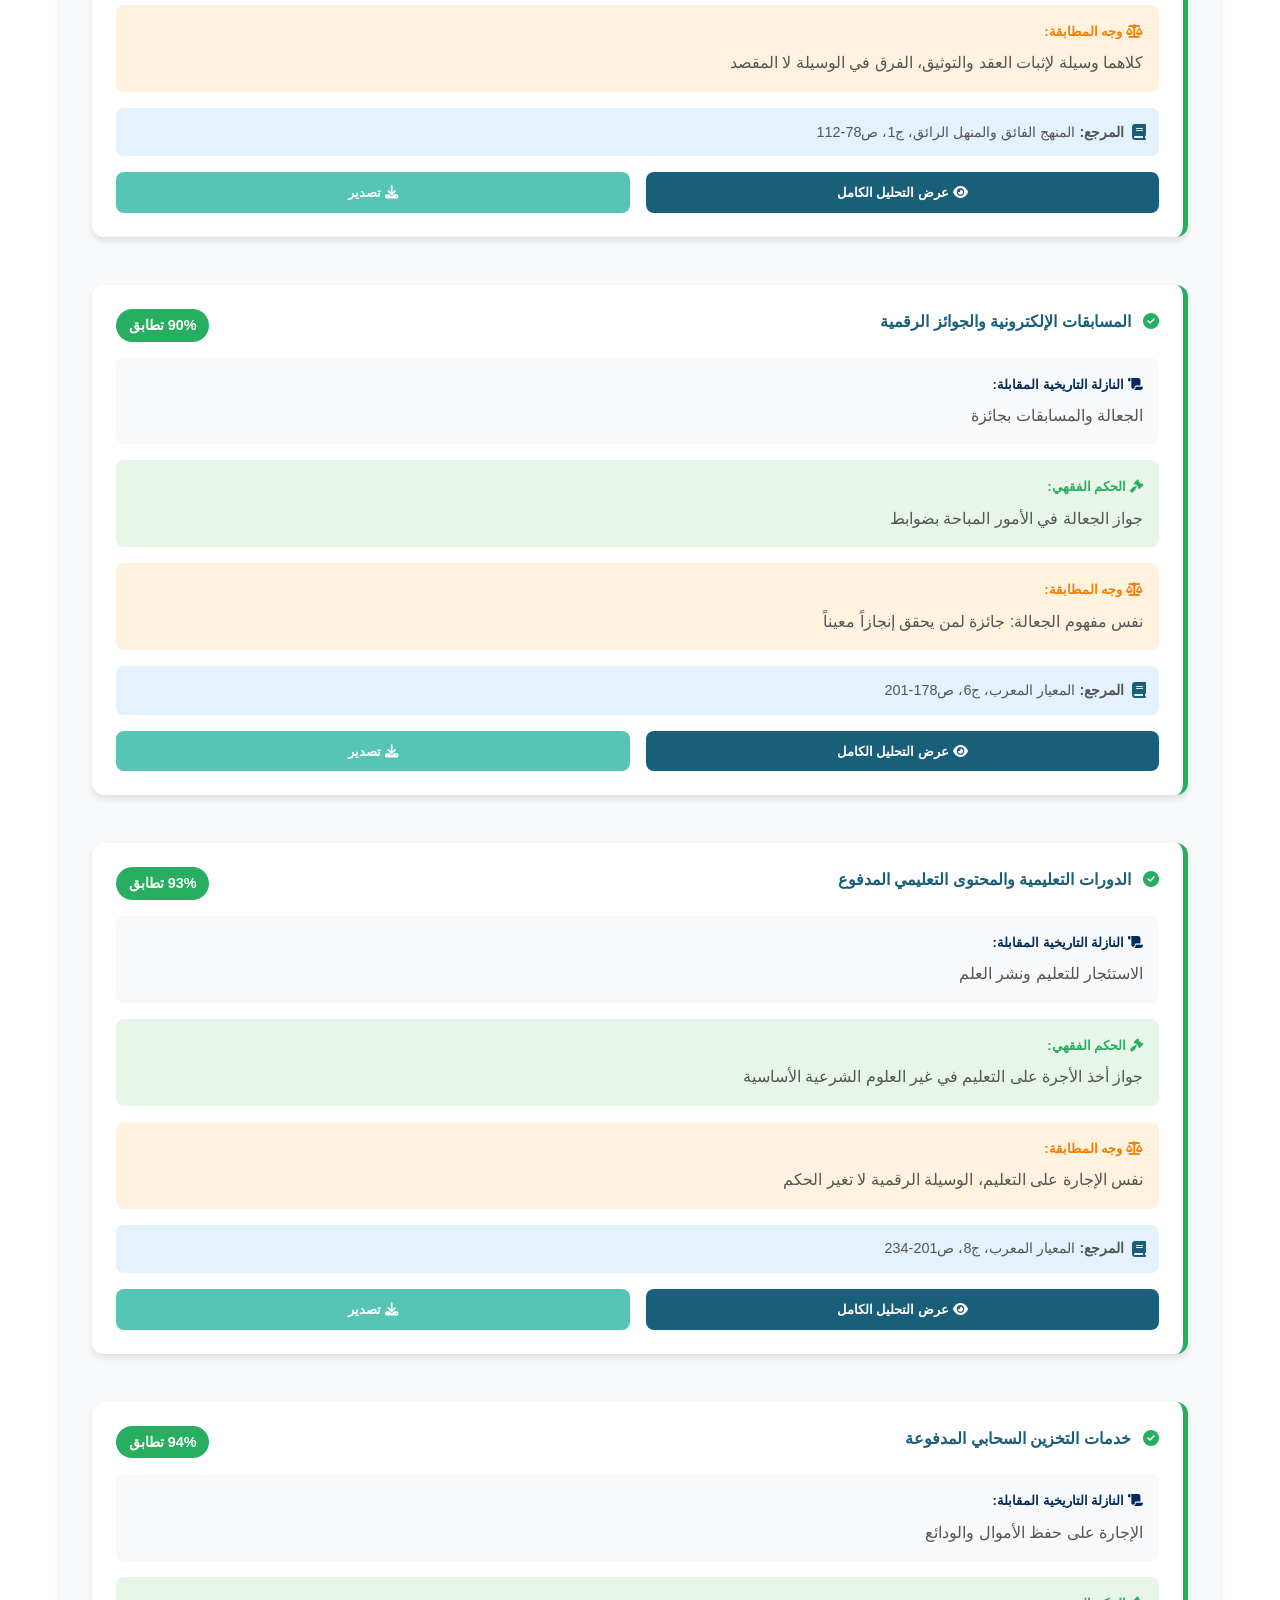
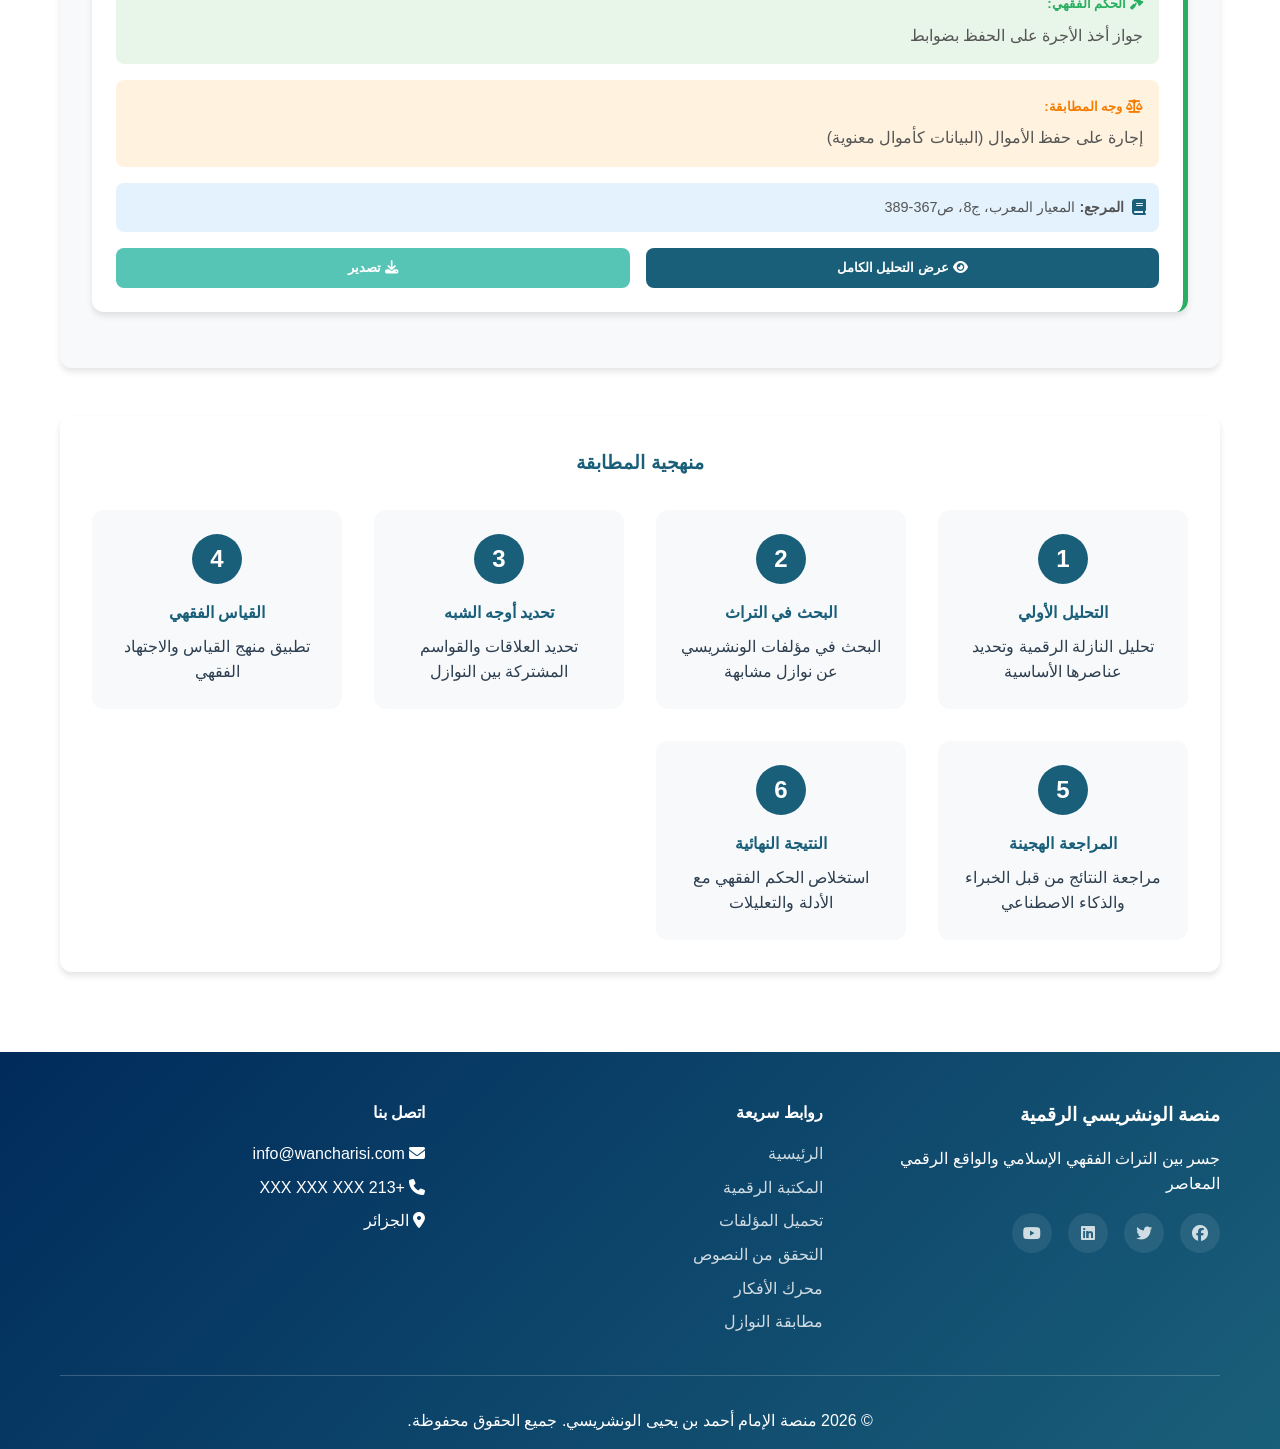
<file: matching.html>
<!DOCTYPE html>
<html lang="ar" dir="rtl">
<head>
    <meta charset="UTF-8">
    <meta name="viewport" content="width=device-width, initial-scale=1.0">
    <title>مطابقة النوازل - منصة الونشريسي الرقمية</title>
    <link rel="stylesheet" href="styles.css">
    <link rel="stylesheet" href="https://cdnjs.cloudflare.com/ajax/libs/font-awesome/6.4.0/css/all.min.css">
</head>
<body>
    <!-- شريط التاريخ والوقت -->
    <div class="datetime-bar">
        <div class="container">
            <div class="date-section">
                <div class="date-item">
                    <i class="fas fa-calendar-alt"></i>
                    <span id="gregorian-date">جاري التحميل...</span>
                </div>
                <div class="date-item">
                    <i class="fas fa-moon"></i>
                    <span id="hijri-date">جاري التحميل...</span>
                </div>
            </div>
            <div class="time-section">
                <i class="fas fa-clock"></i>
                <span id="current-time">00:00:00</span>
            </div>
        </div>
    </div>

    <!-- شريط التنقل -->
    <nav class="navbar">
        <div class="container">
            <div class="logo">
                <i class="fas fa-book-open"></i>
                <span>منصة الونشريسي الرقمية</span>
            </div>
            <ul class="nav-links">
                <li><a href="index.html" class="nav-link">الرئيسية</a></li>
                <li><a href="library.html" class="nav-link">المكتبة الرقمية</a></li>
                <li><a href="upload.html" class="nav-link">تحميل المؤلفات</a></li>
                <li><a href="verification.html" class="nav-link">التحقق من النصوص</a></li>
                <li><a href="ai-engine.html" class="nav-link">محرك الأفكار</a></li>
                <li><a href="matching.html" class="nav-link active">مطابقة النوازل</a></li>
            </ul>
            <button class="menu-toggle" id="menuToggle">
                <i class="fas fa-bars"></i>
            </button>
        </div>
    </nav>

    <!-- القسم الرابع: مطابقة النوازل -->
    <section id="matching" class="section alt-bg" style="min-height: calc(100vh - 180px); padding-top: 6rem;">
        <div class="container">
            <div class="section-header">
                <h2>القسم الرابع: مطابقة النوازل</h2>
                <p>مطابقة النوازل الفقهية التاريخية بالنوازل الرقمية المعاصرة</p>
                <div class="divider"></div>
            </div>

            <div class="matching-container">
                <div class="matching-intro">
                    <div class="intro-grid">
                        <div class="intro-card historical">
                            <i class="fas fa-scroll"></i>
                            <h3>النوازل التاريخية</h3>
                            <p>القضايا والمسائل التي عالجها الونشريسي في زمنه</p>
                        </div>
                        <div class="matching-arrow">
                            <i class="fas fa-arrows-alt-h"></i>
                        </div>
                        <div class="intro-card modern">
                            <i class="fas fa-laptop-code"></i>
                            <h3>النوازل الرقمية المعاصرة</h3>
                            <p>المستجدات والقضايا الفقهية في العصر الرقمي</p>
                        </div>
                    </div>
                </div>

                <div class="matching-interface">
                    <div class="matching-input">
                        <h3>أدخل النازلة الرقمية المعاصرة</h3>
                        <textarea id="modernIssue" rows="4" placeholder="مثال: حكم التعاملات المالية عبر العملات الرقمية المشفرة (Cryptocurrency)"></textarea>
                        
                        <div class="matching-options">
                            <h4>خيارات المطابقة</h4>
                            <div class="options-grid">
                                <label class="option-item">
                                    <input type="checkbox" name="matching-option" value="exact" checked>
                                    <span>مطابقة دقيقة</span>
                                </label>
                                <label class="option-item">
                                    <input type="checkbox" name="matching-option" value="similar" checked>
                                    <span>مطابقة متشابهة</span>
                                </label>
                                <label class="option-item">
                                    <input type="checkbox" name="matching-option" value="analogical" checked>
                                    <span>قياس فقهي</span>
                                </label>
                                <label class="option-item">
                                    <input type="checkbox" name="matching-option" value="principle" checked>
                                    <span>مطابقة القواعد الفقهية</span>
                                </label>
                            </div>
                        </div>

                        <div class="expert-participation">
                            <h4>المشاركة في التحليل</h4>
                            <div class="participation-toggle">
                                <label>
                                    <input type="checkbox" checked>
                                    <i class="fas fa-user-graduate"></i>
                                    <span>خبراء بشريون</span>
                                </label>
                                <label>
                                    <input type="checkbox" checked>
                                    <i class="fas fa-robot"></i>
                                    <span>وكلاء الذكاء الاصطناعي</span>
                                </label>
                            </div>
                        </div>

                        <button class="btn btn-primary btn-large" id="startMatching">
                            <i class="fas fa-search"></i> بدء المطابقة
                        </button>
                    </div>

                    <div class="matching-results" id="matchingResults">
                        <h3>نتائج المطابقة</h3>
                        <div class="results-container" id="resultsContainer">
                            <p class="no-results">قم بإدخال نازلة رقمية معاصرة لبدء عملية المطابقة</p>
                        </div>
                    </div>
                </div>

                <div class="examples-section">
                    <h3><i class="fas fa-lightbulb"></i> أمثلة للنوازل الرقمية المعاصرة</h3>
                    <p style="margin-bottom: 1.5rem; color: #666;">انقر على أي مثال للاطلاع على المطابقة التاريخية</p>
                    <div class="examples-grid" id="nawazilExamplesGrid">
                        <!-- سيتم ملؤها من قاعدة البيانات -->
                    </div>
                </div>

                <div class="processed-nawazil-section" style="margin-top: 3rem;">
                    <h3><i class="fas fa-check-circle"></i> النوازل المعالجة افتراضياً</h3>
                    <p style="margin-bottom: 1.5rem; color: #666;">نوازل رقمية تمت معالجتها وفق منهج الونشريسي في فقه النوازل</p>
                    <div class="processed-grid" id="processedNawazilGrid">
                        <!-- سيتم ملؤها من قاعدة البيانات -->
                    </div>
                </div>

                <div class="methodology-section">
                    <h3>منهجية المطابقة</h3>
                    <div class="methodology-steps">
                        <div class="step">
                            <div class="step-number">1</div>
                            <h4>التحليل الأولي</h4>
                            <p>تحليل النازلة الرقمية وتحديد عناصرها الأساسية</p>
                        </div>
                        <div class="step">
                            <div class="step-number">2</div>
                            <h4>البحث في التراث</h4>
                            <p>البحث في مؤلفات الونشريسي عن نوازل مشابهة</p>
                        </div>
                        <div class="step">
                            <div class="step-number">3</div>
                            <h4>تحديد أوجه الشبه</h4>
                            <p>تحديد العلاقات والقواسم المشتركة بين النوازل</p>
                        </div>
                        <div class="step">
                            <div class="step-number">4</div>
                            <h4>القياس الفقهي</h4>
                            <p>تطبيق منهج القياس والاجتهاد الفقهي</p>
                        </div>
                        <div class="step">
                            <div class="step-number">5</div>
                            <h4>المراجعة الهجينة</h4>
                            <p>مراجعة النتائج من قبل الخبراء والذكاء الاصطناعي</p>
                        </div>
                        <div class="step">
                            <div class="step-number">6</div>
                            <h4>النتيجة النهائية</h4>
                            <p>استخلاص الحكم الفقهي مع الأدلة والتعليلات</p>
                        </div>
                    </div>
                </div>
            </div>
        </div>
    </section>

    <!-- Footer -->
    <footer class="footer">
        <div class="container">
            <div class="footer-content">
                <div class="footer-section">
                    <h3>منصة الونشريسي الرقمية</h3>
                    <p>جسر بين التراث الفقهي الإسلامي والواقع الرقمي المعاصر</p>
                    <div class="social-links">
                        <a href="#"><i class="fab fa-facebook"></i></a>
                        <a href="#"><i class="fab fa-twitter"></i></a>
                        <a href="#"><i class="fab fa-linkedin"></i></a>
                        <a href="#"><i class="fab fa-youtube"></i></a>
                    </div>
                </div>
                <div class="footer-section">
                    <h4>روابط سريعة</h4>
                    <ul>
                        <li><a href="index.html">الرئيسية</a></li>
                        <li><a href="library.html">المكتبة الرقمية</a></li>
                        <li><a href="upload.html">تحميل المؤلفات</a></li>
                        <li><a href="verification.html">التحقق من النصوص</a></li>
                        <li><a href="ai-engine.html">محرك الأفكار</a></li>
                        <li><a href="matching.html">مطابقة النوازل</a></li>
                    </ul>
                </div>
                <div class="footer-section">
                    <h4>اتصل بنا</h4>
                    <ul>
                        <li><i class="fas fa-envelope"></i> info@wancharisi.com</li>
                        <li><i class="fas fa-phone"></i> +213 XXX XXX XXX</li>
                        <li><i class="fas fa-map-marker-alt"></i> الجزائر</li>
                    </ul>
                </div>
            </div>
            <div class="footer-bottom">
                <p>&copy; 2026 منصة الإمام أحمد بن يحيى الونشريسي. جميع الحقوق محفوظة.</p>
            </div>
        </div>
    </footer>

    <script src="date-time.js"></script>
    <script src="nawazil-database.js"></script>
    <script src="demo-data.js"></script>
    <script src="script.js"></script>
</body>
</html>
</file>
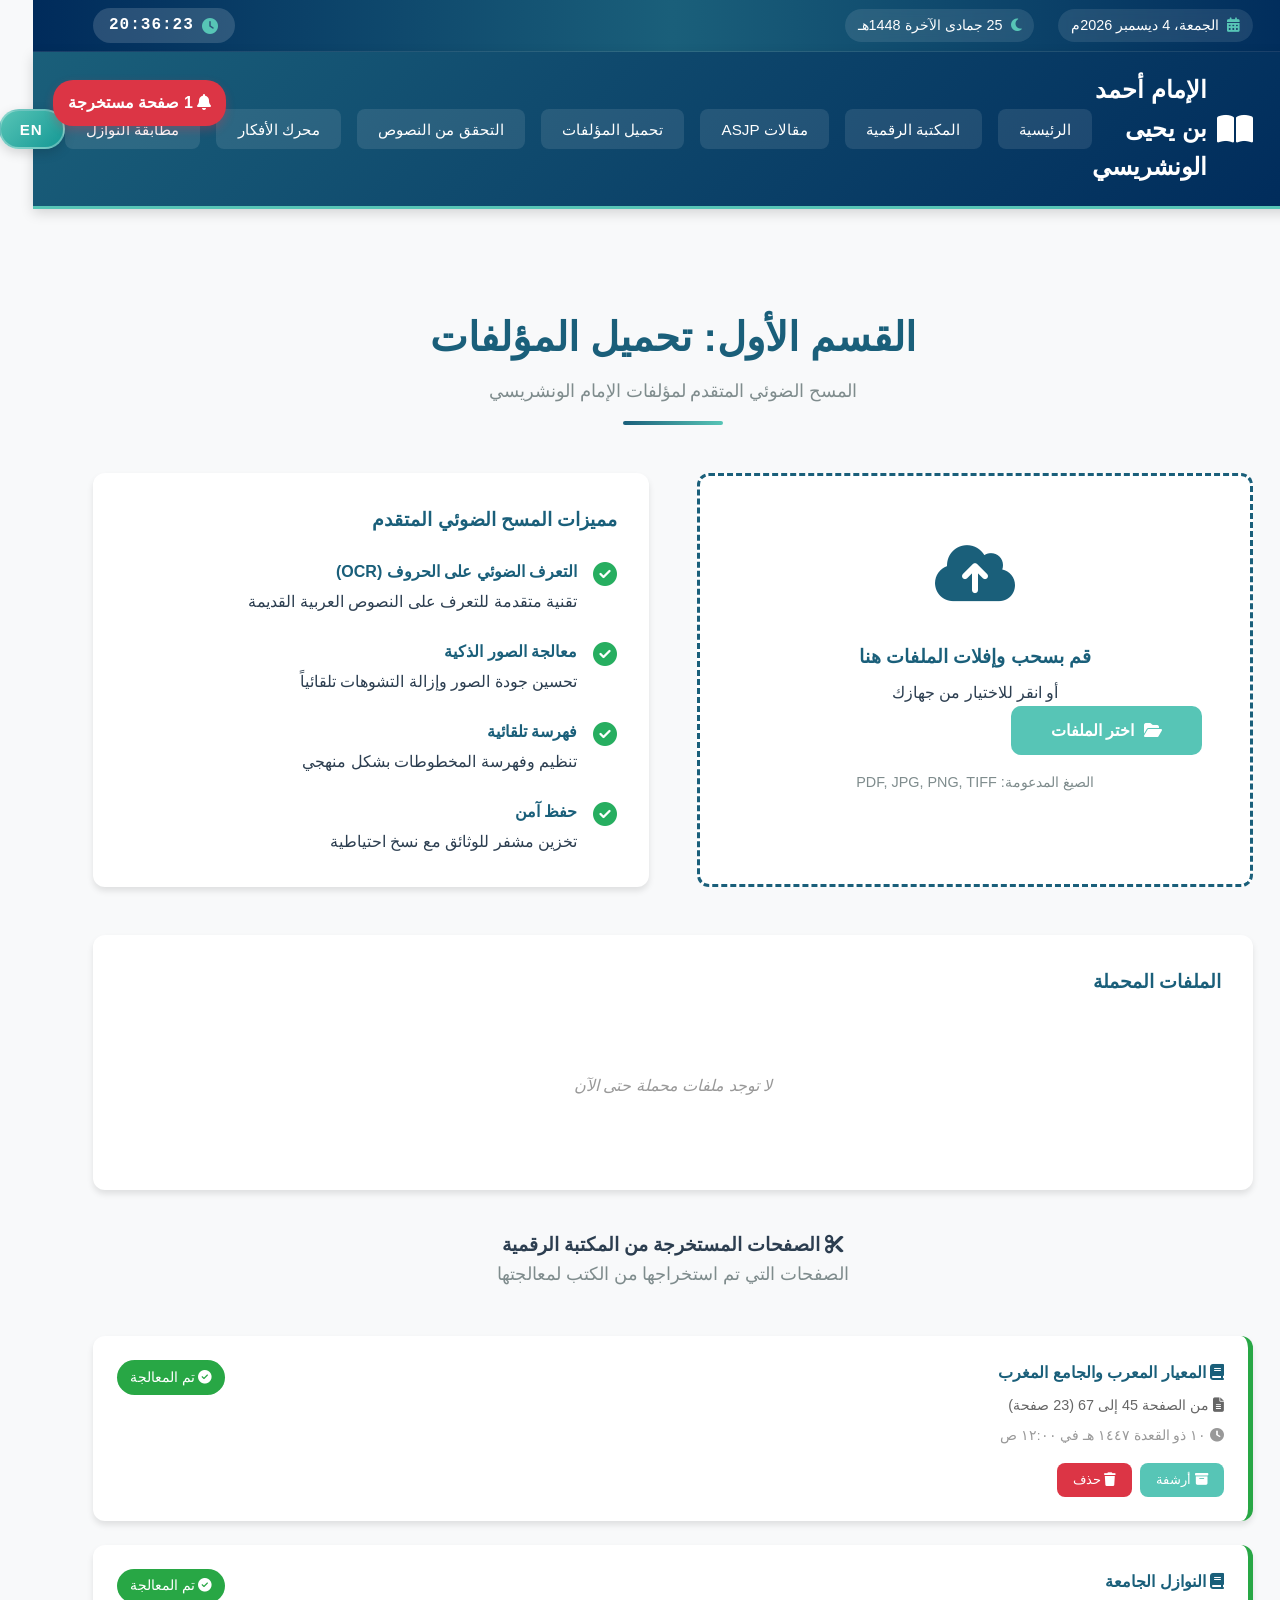
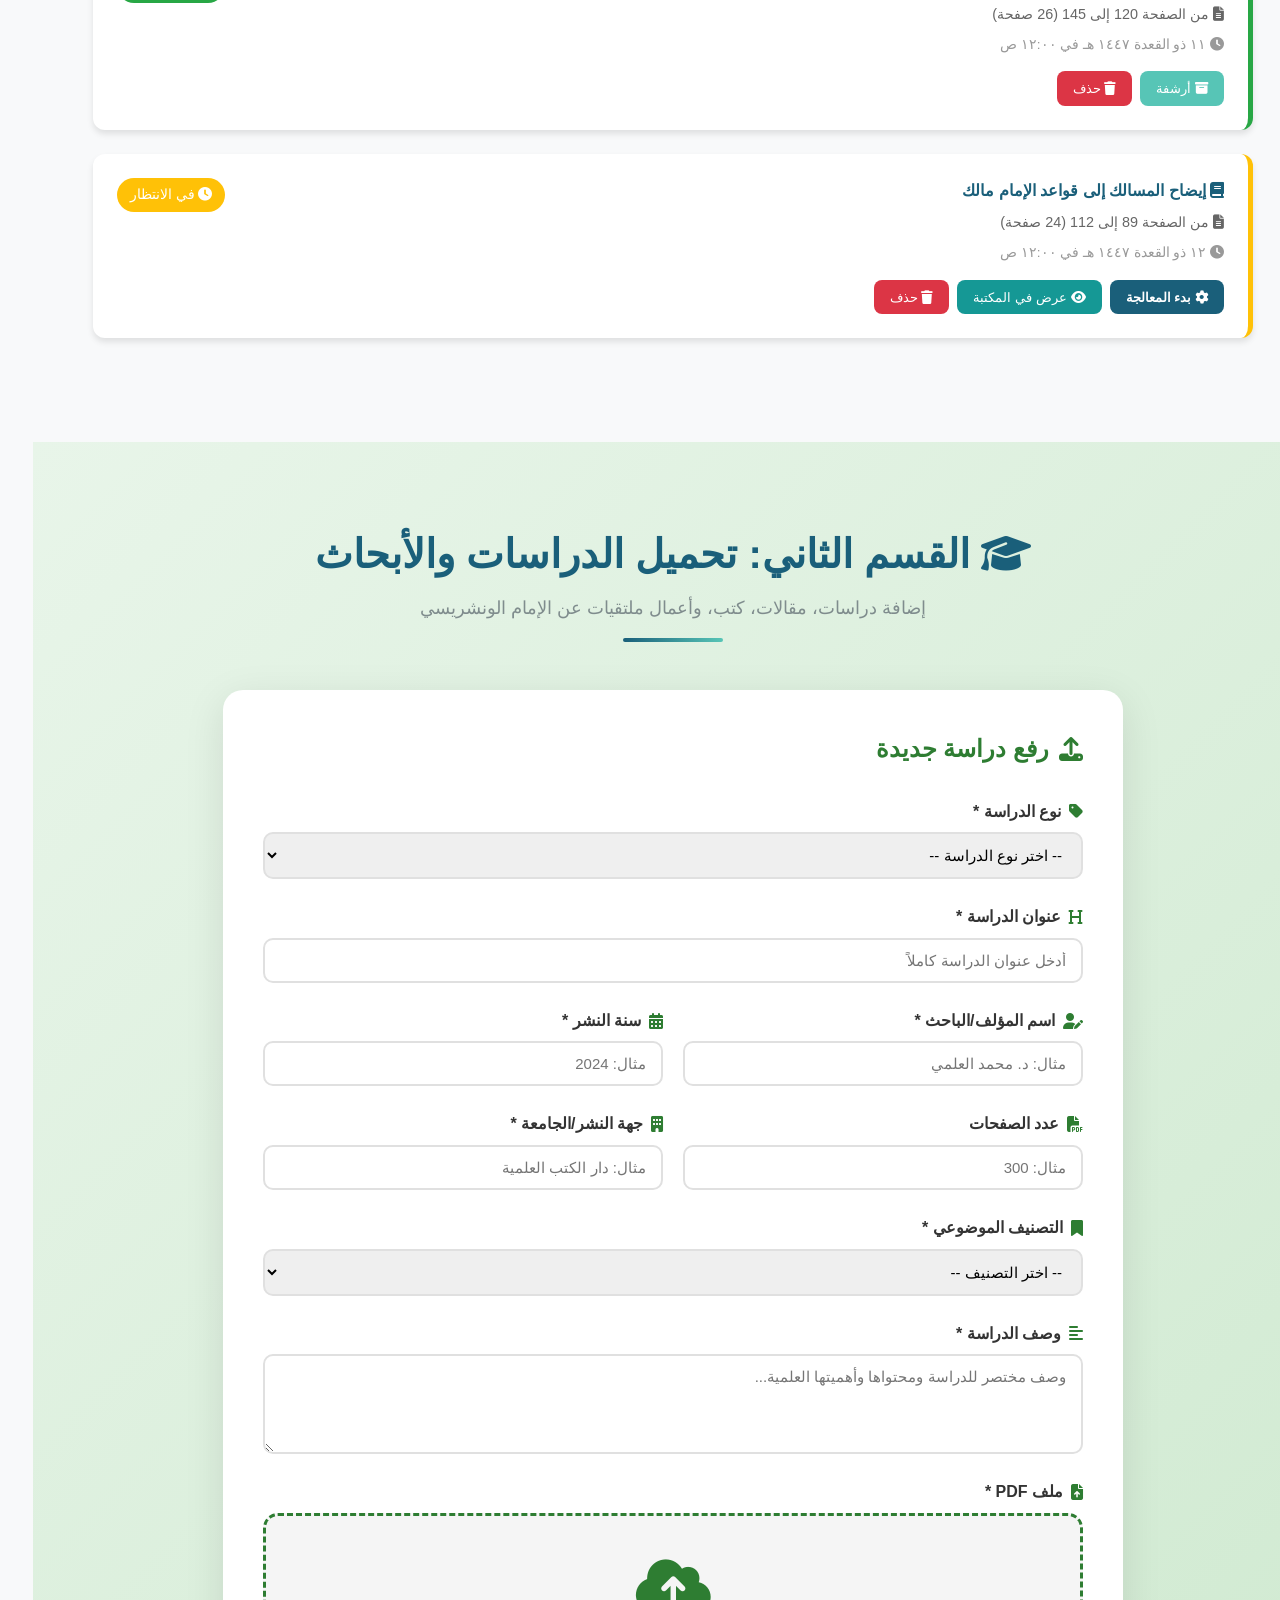
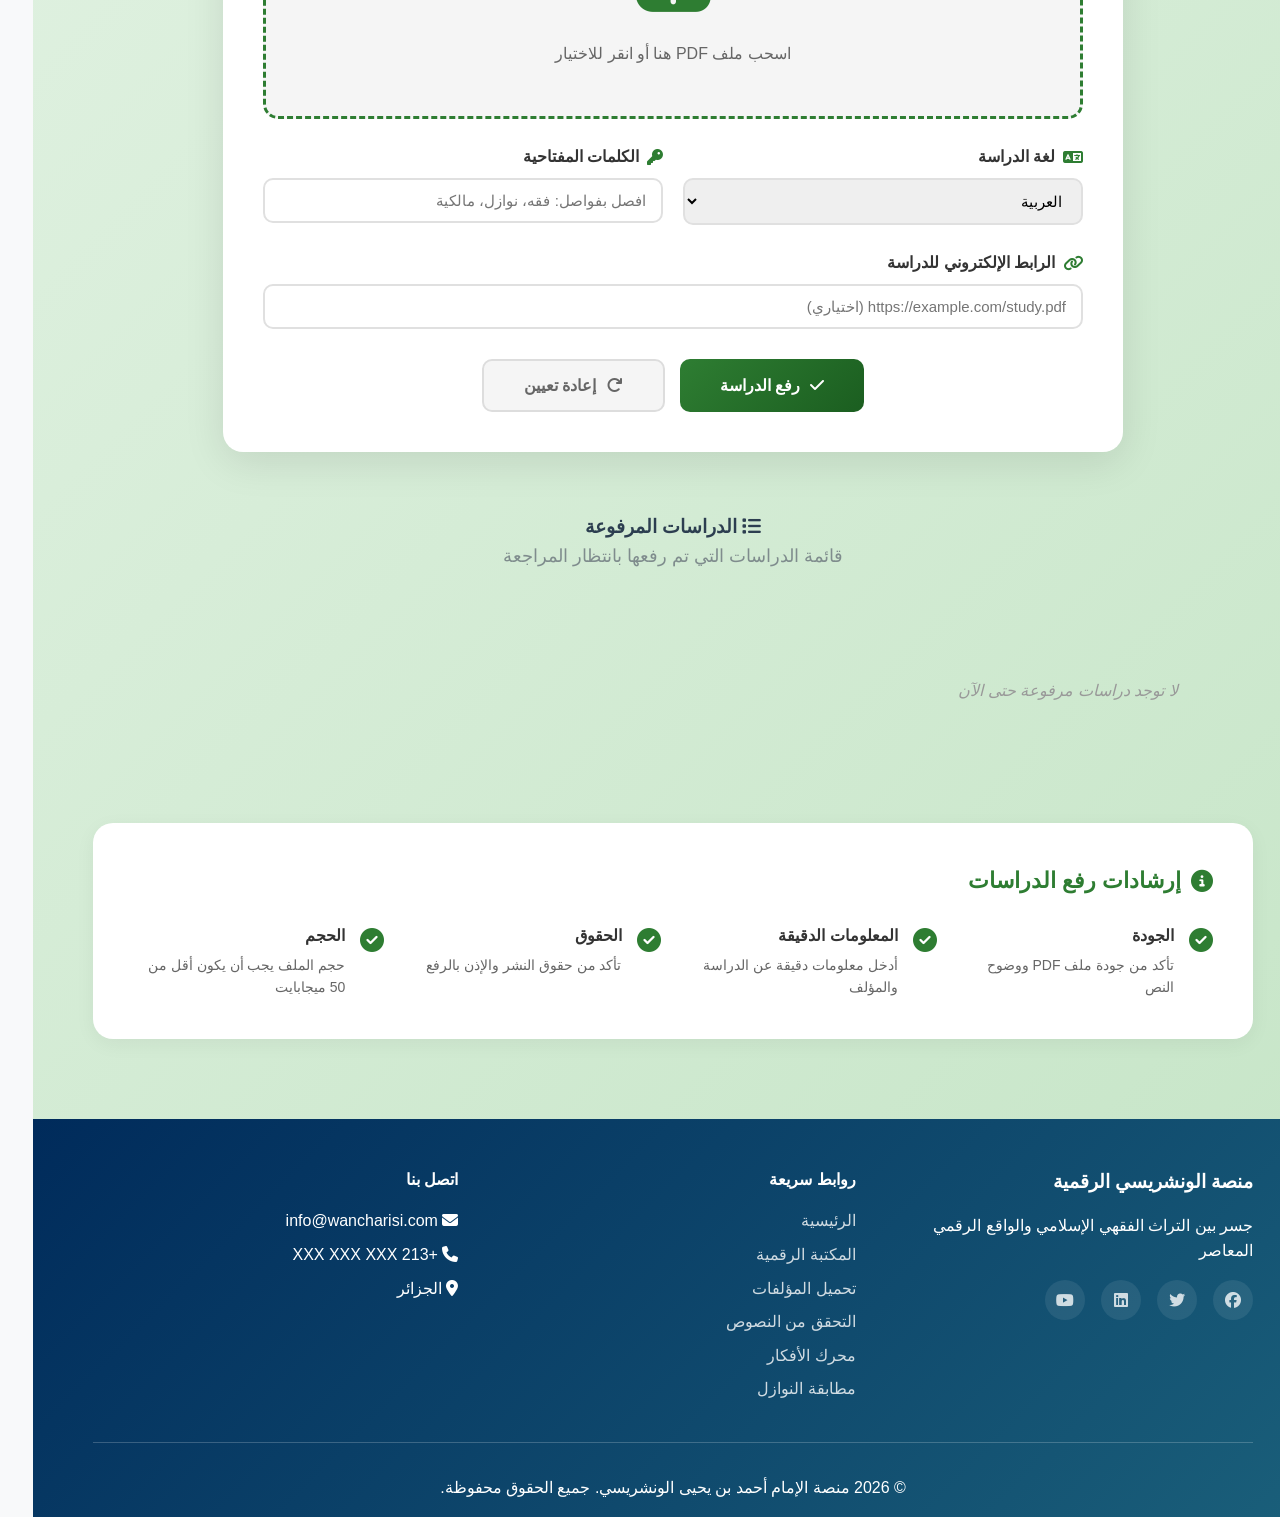
<file: upload.html>
<!DOCTYPE html>
<html lang="ar" dir="rtl">
<head>
    <meta charset="UTF-8">
    <meta name="viewport" content="width=device-width, initial-scale=1.0">
    <title>تحميل المؤلفات والدراسات - منصة الونشريسي الرقمية</title>
    <link rel="stylesheet" href="styles.css">
    <link rel="stylesheet" href="https://cdnjs.cloudflare.com/ajax/libs/font-awesome/6.4.0/css/all.min.css">
    <script src="translations.js"></script>
    <style>
        /* تصميم قسم رفع الدراسات */
        .studies-upload-section {
            background: linear-gradient(135deg, #e8f5e9 0%, #c8e6c9 100%);
        }

        .study-upload-form {
            max-width: 900px;
            margin: 0 auto 40px;
        }

        .form-card {
            background: white;
            border-radius: 20px;
            padding: 40px;
            box-shadow: 0 10px 40px rgba(0, 0, 0, 0.1);
        }

        .form-card h3 {
            color: #2e7d32;
            font-size: 24px;
            margin-bottom: 30px;
            display: flex;
            align-items: center;
            gap: 10px;
        }

        .form-row {
            display: flex;
            gap: 20px;
            margin-bottom: 25px;
        }

        .form-group {
            display: flex;
            flex-direction: column;
        }

        .form-group.full-width {
            width: 100%;
        }

        .form-group.half-width {
            flex: 1;
        }

        .form-group label {
            color: #333;
            font-weight: bold;
            margin-bottom: 8px;
            display: flex;
            align-items: center;
            gap: 8px;
        }

        .form-group label i {
            color: #2e7d32;
        }

        .form-group input,
        .form-group select,
        .form-group textarea {
            padding: 12px 15px;
            border: 2px solid #e0e0e0;
            border-radius: 10px;
            font-size: 15px;
            transition: all 0.3s ease;
            font-family: inherit;
        }

        .form-group input:focus,
        .form-group select:focus,
        .form-group textarea:focus {
            outline: none;
            border-color: #2e7d32;
            box-shadow: 0 0 0 3px rgba(46, 125, 50, 0.1);
        }

        .form-group textarea {
            resize: vertical;
            min-height: 100px;
        }

        /* منطقة رفع الملف */
        .file-upload-area {
            border: 3px dashed #2e7d32;
            border-radius: 15px;
            padding: 40px;
            text-align: center;
            background: #f5f5f5;
            cursor: pointer;
            transition: all 0.3s ease;
        }

        .file-upload-area:hover {
            background: #e8f5e9;
            border-color: #1b5e20;
        }

        .file-upload-area.dragover {
            background: #c8e6c9;
            border-color: #1b5e20;
            transform: scale(1.02);
        }

        .file-upload-content i {
            font-size: 60px;
            color: #2e7d32;
            margin-bottom: 15px;
        }

        .file-upload-content p {
            color: #666;
            font-size: 16px;
            margin: 10px 0;
        }

        .file-name {
            display: block;
            color: #2e7d32;
            font-weight: bold;
            margin-top: 10px;
            font-size: 14px;
        }

        /* أزرار الإجراءات */
        .form-actions {
            display: flex;
            gap: 15px;
            margin-top: 30px;
            justify-content: center;
        }

        .btn {
            padding: 15px 40px;
            border: none;
            border-radius: 10px;
            font-size: 16px;
            font-weight: bold;
            cursor: pointer;
            display: flex;
            align-items: center;
            gap: 10px;
            transition: all 0.3s ease;
        }

        .btn-submit {
            background: linear-gradient(135deg, #2e7d32 0%, #1b5e20 100%);
            color: white;
        }

        .btn-submit:hover {
            transform: translateY(-2px);
            box-shadow: 0 8px 20px rgba(46, 125, 50, 0.4);
        }

        .btn-reset {
            background: #f5f5f5;
            color: #666;
            border: 2px solid #ddd;
        }

        .btn-reset:hover {
            background: #e0e0e0;
        }

        /* قسم الدراسات المرفوعة */
        .uploaded-studies-section {
            margin-top: 60px;
        }

        .uploaded-studies-grid {
            display: grid;
            grid-template-columns: repeat(auto-fill, minmax(300px, 1fr));
            gap: 25px;
            margin-top: 30px;
        }

        .uploaded-study-card {
            background: white;
            border-radius: 15px;
            padding: 25px;
            box-shadow: 0 5px 20px rgba(0, 0, 0, 0.1);
            transition: all 0.3s ease;
            position: relative;
        }

        .uploaded-study-card:hover {
            transform: translateY(-5px);
            box-shadow: 0 10px 30px rgba(0, 0, 0, 0.15);
        }

        .study-card-header {
            display: flex;
            justify-content: space-between;
            align-items: flex-start;
            margin-bottom: 15px;
        }

        .study-card-type {
            background: linear-gradient(135deg, #2e7d32 0%, #1b5e20 100%);
            color: white;
            padding: 5px 12px;
            border-radius: 20px;
            font-size: 12px;
            font-weight: bold;
        }

        .study-card-status {
            padding: 5px 12px;
            border-radius: 20px;
            font-size: 12px;
            font-weight: bold;
        }

        .study-card-status.pending {
            background: #fff3e0;
            color: #f57c00;
        }

        .study-card-status.approved {
            background: #e8f5e9;
            color: #2e7d32;
        }

        .study-card-title {
            font-size: 18px;
            font-weight: bold;
            color: #333;
            margin-bottom: 10px;
            line-height: 1.4;
        }

        .study-card-meta {
            display: flex;
            flex-direction: column;
            gap: 8px;
            margin-bottom: 15px;
            font-size: 14px;
            color: #666;
        }

        .study-card-meta span {
            display: flex;
            align-items: center;
            gap: 8px;
        }

        .study-card-meta i {
            color: #2e7d32;
            width: 16px;
        }

        .study-card-actions {
            display: flex;
            gap: 10px;
            margin-top: 15px;
        }

        .study-card-btn {
            flex: 1;
            padding: 8px;
            border: none;
            border-radius: 8px;
            font-size: 13px;
            cursor: pointer;
            transition: all 0.3s ease;
            display: flex;
            align-items: center;
            justify-content: center;
            gap: 5px;
        }

        .study-card-btn.view {
            background: #2e7d32;
            color: white;
        }

        .study-card-btn.delete {
            background: #f44336;
            color: white;
        }

        .study-card-btn:hover {
            transform: scale(1.05);
        }

        /* إرشادات الرفع */
        .upload-guidelines {
            background: white;
            border-radius: 20px;
            padding: 40px;
            margin-top: 60px;
            box-shadow: 0 5px 20px rgba(0, 0, 0, 0.05);
        }

        .upload-guidelines h3 {
            color: #2e7d32;
            font-size: 22px;
            margin-bottom: 25px;
            display: flex;
            align-items: center;
            gap: 10px;
        }

        .guidelines-grid {
            display: grid;
            grid-template-columns: repeat(auto-fit, minmax(250px, 1fr));
            gap: 25px;
        }

        .guideline-item {
            display: flex;
            gap: 15px;
            align-items: flex-start;
        }

        .guideline-item i {
            font-size: 24px;
            color: #2e7d32;
            margin-top: 5px;
        }

        .guideline-item h4 {
            color: #333;
            margin-bottom: 5px;
            font-size: 16px;
        }

        .guideline-item p {
            color: #666;
            font-size: 14px;
            line-height: 1.6;
        }

        .no-files {
            text-align: center;
            padding: 60px 20px;
            color: #999;
            font-size: 16px;
        }

        /* استجابة الشاشات الصغيرة */
        @media (max-width: 768px) {
            .form-card {
                padding: 25px;
            }

            .form-row {
                flex-direction: column;
                gap: 15px;
            }

            .form-group.half-width {
                width: 100%;
            }

            .form-actions {
                flex-direction: column;
            }

            .btn {
                width: 100%;
                justify-content: center;
            }

            .uploaded-studies-grid {
                grid-template-columns: 1fr;
            }

            .guidelines-grid {
                grid-template-columns: 1fr;
            }
        }

        /* إشعارات النجاح */
        .success-notification {
            position: fixed;
            top: 100px;
            right: 30px;
            background: linear-gradient(135deg, #2e7d32 0%, #1b5e20 100%);
            color: white;
            padding: 20px 30px;
            border-radius: 10px;
            box-shadow: 0 10px 30px rgba(0, 0, 0, 0.3);
            z-index: 10000;
            animation: slideInRight 0.3s ease;
            max-width: 400px;
        }

        .success-notification i {
            font-size: 24px;
            margin-left: 10px;
        }

        @keyframes slideInRight {
            from {
                transform: translateX(400px);
                opacity: 0;
            }
            to {
                transform: translateX(0);
                opacity: 1;
            }
        }

        /* تصميم قسم المراجعة */
        .review-section {
            background: linear-gradient(135deg, #f3e5f5 0%, #e1bee7 100%);
            padding: 60px 20px;
            margin-top: 60px;
        }

        .review-study-info {
            background: white;
            padding: 30px;
            border-radius: 15px;
            box-shadow: 0 5px 20px rgba(0, 0, 0, 0.1);
            margin-bottom: 30px;
        }

        /* المراجعون */
        .reviewers-panel {
            background: white;
            padding: 30px;
            border-radius: 15px;
            box-shadow: 0 5px 20px rgba(0, 0, 0, 0.1);
            margin-bottom: 30px;
        }

        .reviewers-panel h4 {
            color: #6a1b9a;
            font-size: 22px;
            margin-bottom: 25px;
            display: flex;
            align-items: center;
            gap: 10px;
        }

        .reviewers-grid {
            display: grid;
            grid-template-columns: repeat(auto-fit, minmax(250px, 1fr));
            gap: 20px;
        }

        .reviewer-card {
            background: #f8f9fa;
            border-radius: 12px;
            padding: 20px;
            display: flex;
            gap: 15px;
            align-items: flex-start;
            border: 2px solid transparent;
            transition: all 0.3s ease;
        }

        .reviewer-card.human {
            border-color: #4caf50;
        }

        .reviewer-card.ai {
            border-color: #2196f3;
            background: linear-gradient(135deg, #e3f2fd 0%, #bbdefb 100%);
        }

        .reviewer-card:hover {
            transform: translateY(-5px);
            box-shadow: 0 8px 20px rgba(0, 0, 0, 0.15);
        }

        .reviewer-avatar {
            width: 60px;
            height: 60px;
            border-radius: 50%;
            background: linear-gradient(135deg, #4caf50 0%, #2e7d32 100%);
            display: flex;
            align-items: center;
            justify-content: center;
            color: white;
            font-size: 28px;
        }

        .reviewer-avatar.ai {
            background: linear-gradient(135deg, #2196f3 0%, #1565c0 100%);
        }

        .reviewer-info h5 {
            margin: 0 0 5px 0;
            color: #333;
            font-size: 16px;
        }

        .reviewer-type {
            font-size: 13px;
            color: #777;
            display: block;
            margin-bottom: 8px;
        }

        .reviewer-status {
            font-size: 12px;
            padding: 4px 10px;
            border-radius: 20px;
            display: inline-block;
        }

        .reviewer-status.pending {
            background: #fff3e0;
            color: #f57c00;
        }

        .reviewer-status.active {
            background: #e3f2fd;
            color: #1976d2;
        }

        .reviewer-status.completed {
            background: #e8f5e9;
            color: #2e7d32;
        }

        /* معايير التقييم */
        .evaluation-criteria {
            background: white;
            padding: 30px;
            border-radius: 15px;
            box-shadow: 0 5px 20px rgba(0, 0, 0, 0.1);
            margin-bottom: 30px;
        }

        .evaluation-criteria h4 {
            color: #6a1b9a;
            font-size: 22px;
            margin-bottom: 25px;
            display: flex;
            align-items: center;
            gap: 10px;
        }

        .criteria-grid {
            display: grid;
            grid-template-columns: repeat(auto-fit, minmax(200px, 1fr));
            gap: 20px;
        }

        .criterion-item {
            background: #f8f9fa;
            padding: 20px;
            border-radius: 10px;
            text-align: center;
        }

        .criterion-name {
            display: block;
            font-weight: bold;
            color: #333;
            margin-bottom: 12px;
            font-size: 15px;
        }

        .criterion-rating {
            display: flex;
            align-items: center;
            justify-content: center;
            gap: 5px;
        }

        .criterion-rating i {
            color: #ffc107;
            font-size: 18px;
        }

        .rating-value {
            margin-right: 8px;
            font-weight: bold;
            color: #6a1b9a;
        }

        /* منطقة النقاش */
        .discussion-area {
            background: white;
            padding: 30px;
            border-radius: 15px;
            box-shadow: 0 5px 20px rgba(0, 0, 0, 0.1);
            margin-bottom: 30px;
        }

        .discussion-area h4 {
            color: #6a1b9a;
            font-size: 22px;
            margin-bottom: 25px;
            display: flex;
            align-items: center;
            gap: 10px;
        }

        .discussion-thread {
            max-height: 500px;
            overflow-y: auto;
            margin-bottom: 20px;
            padding: 15px;
            background: #f8f9fa;
            border-radius: 10px;
        }

        .comment-item {
            background: white;
            padding: 20px;
            border-radius: 10px;
            margin-bottom: 15px;
            border-right: 4px solid #4caf50;
            box-shadow: 0 2px 8px rgba(0, 0, 0, 0.08);
        }

        .comment-item.ai {
            border-right-color: #2196f3;
            background: linear-gradient(135deg, #fff 0%, #e3f2fd 100%);
        }

        .comment-header {
            display: flex;
            align-items: center;
            gap: 10px;
            margin-bottom: 12px;
        }

        .comment-author {
            display: flex;
            align-items: center;
            gap: 8px;
            font-weight: bold;
            color: #333;
        }

        .comment-author i {
            color: #4caf50;
        }

        .comment-author.ai i {
            color: #2196f3;
        }

        .comment-time {
            margin-right: auto;
            font-size: 12px;
            color: #999;
        }

        .comment-text {
            color: #555;
            line-height: 1.8;
            white-space: pre-wrap;
        }

        .add-comment-form {
            background: #f8f9fa;
            padding: 20px;
            border-radius: 10px;
        }

        .add-comment-form textarea {
            width: 100%;
            padding: 15px;
            border: 2px solid #e0e0e0;
            border-radius: 10px;
            font-family: inherit;
            font-size: 15px;
            resize: vertical;
            transition: border-color 0.3s ease;
        }

        .add-comment-form textarea:focus {
            outline: none;
            border-color: #6a1b9a;
        }

        .comment-actions {
            display: flex;
            gap: 15px;
            margin-top: 15px;
        }

        .btn-add-comment, .btn-ai-analyze {
            padding: 12px 25px;
            border: none;
            border-radius: 8px;
            font-weight: bold;
            cursor: pointer;
            display: flex;
            align-items: center;
            gap: 8px;
            transition: all 0.3s ease;
        }

        .btn-add-comment {
            background: linear-gradient(135deg, #6a1b9a 0%, #4a148c 100%);
            color: white;
        }

        .btn-add-comment:hover {
            transform: translateY(-2px);
            box-shadow: 0 5px 15px rgba(106, 27, 154, 0.3);
        }

        .btn-ai-analyze {
            background: linear-gradient(135deg, #2196f3 0%, #1565c0 100%);
            color: white;
        }

        .btn-ai-analyze:hover {
            transform: translateY(-2px);
            box-shadow: 0 5px 15px rgba(33, 150, 243, 0.3);
        }

        /* القرار النهائي */
        .final-decision {
            background: white;
            padding: 30px;
            border-radius: 15px;
            box-shadow: 0 5px 20px rgba(0, 0, 0, 0.1);
        }

        .final-decision h4 {
            color: #6a1b9a;
            font-size: 22px;
            margin-bottom: 25px;
            display: flex;
            align-items: center;
            gap: 10px;
        }

        .decision-buttons {
            display: flex;
            gap: 15px;
            flex-wrap: wrap;
        }

        .decision-buttons button {
            flex: 1;
            min-width: 200px;
            padding: 15px 25px;
            border: none;
            border-radius: 10px;
            font-weight: bold;
            font-size: 15px;
            cursor: pointer;
            display: flex;
            align-items: center;
            justify-content: center;
            gap: 10px;
            transition: all 0.3s ease;
        }

        .btn-approve {
            background: linear-gradient(135deg, #4caf50 0%, #2e7d32 100%);
            color: white;
        }

        .btn-approve:hover {
            transform: translateY(-3px);
            box-shadow: 0 8px 20px rgba(76, 175, 80, 0.4);
        }

        .btn-request-revision {
            background: linear-gradient(135deg, #ff9800 0%, #f57c00 100%);
            color: white;
        }

        .btn-request-revision:hover {
            transform: translateY(-3px);
            box-shadow: 0 8px 20px rgba(255, 152, 0, 0.4);
        }

        .btn-reject {
            background: linear-gradient(135deg, #f44336 0%, #c62828 100%);
            color: white;
        }

        .btn-reject:hover {
            transform: translateY(-3px);
            box-shadow: 0 8px 20px rgba(244, 67, 54, 0.4);
        }

        .btn-close-review {
            background: linear-gradient(135deg, #757575 0%, #424242 100%);
            color: white;
        }

        .btn-close-review:hover {
            transform: translateY(-3px);
            box-shadow: 0 8px 20px rgba(117, 117, 117, 0.4);
        }

        /* تقارير الخبراء */
        .expert-reports {
            background: white;
            padding: 30px;
            border-radius: 15px;
            box-shadow: 0 5px 20px rgba(0, 0, 0, 0.1);
            margin-bottom: 30px;
        }

        .expert-reports h4 {
            color: #6a1b9a;
            font-size: 22px;
            margin-bottom: 10px;
            display: flex;
            align-items: center;
            gap: 10px;
        }

        .reports-intro {
            color: #777;
            margin-bottom: 25px;
            font-size: 14px;
        }

        .report-section {
            margin-bottom: 30px;
            padding: 25px;
            border-radius: 12px;
            background: #f8f9fa;
        }

        .report-section h5 {
            color: #333;
            font-size: 18px;
            margin-bottom: 20px;
            display: flex;
            align-items: center;
            gap: 10px;
        }

        .human-reports {
            border-left: 4px solid #4caf50;
        }

        .ai-reports {
            border-left: 4px solid #2196f3;
        }

        .reports-grid {
            display: grid;
            gap: 20px;
            margin-bottom: 20px;
        }

        .report-card {
            background: white;
            padding: 25px;
            border-radius: 12px;
            box-shadow: 0 3px 12px rgba(0, 0, 0, 0.08);
            transition: all 0.3s ease;
            border-right: 4px solid transparent;
        }

        .report-card:hover {
            transform: translateY(-3px);
            box-shadow: 0 6px 20px rgba(0, 0, 0, 0.12);
        }

        .report-card.human {
            border-right-color: #4caf50;
        }

        .report-card.ai {
            border-right-color: #2196f3;
        }

        .report-header {
            display: flex;
            justify-content: space-between;
            align-items: center;
            margin-bottom: 15px;
            padding-bottom: 15px;
            border-bottom: 2px solid #f0f0f0;
        }

        .report-author {
            display: flex;
            align-items: center;
            gap: 10px;
            font-weight: bold;
            color: #333;
        }

        .report-author i {
            font-size: 20px;
        }

        .report-author.human i {
            color: #4caf50;
        }

        .report-author.ai i {
            color: #2196f3;
        }

        .report-date {
            font-size: 12px;
            color: #999;
        }

        .report-rating {
            display: flex;
            align-items: center;
            gap: 15px;
            margin-bottom: 15px;
            padding: 12px;
            background: #f8f9fa;
            border-radius: 8px;
        }

        .rating-item {
            display: flex;
            flex-direction: column;
            align-items: center;
            flex: 1;
        }

        .rating-label {
            font-size: 11px;
            color: #666;
            margin-bottom: 5px;
            text-align: center;
        }

        .rating-stars {
            color: #ffc107;
            font-size: 14px;
        }

        .report-content {
            line-height: 1.8;
            color: #555;
        }

        .report-section-title {
            font-weight: bold;
            color: #6a1b9a;
            margin: 15px 0 8px 0;
            display: flex;
            align-items: center;
            gap: 8px;
        }

        .report-section-title i {
            font-size: 16px;
        }

        .report-list {
            padding-right: 20px;
            margin: 10px 0;
        }

        .report-list li {
            margin-bottom: 8px;
            color: #555;
        }

        .report-recommendation {
            background: linear-gradient(135deg, #e8f5e9 0%, #c8e6c9 100%);
            padding: 15px;
            border-radius: 8px;
            margin-top: 15px;
            border-right: 4px solid #4caf50;
        }

        .report-recommendation.warning {
            background: linear-gradient(135deg, #fff3e0 0%, #ffe0b2 100%);
            border-right-color: #ff9800;
        }

        .report-recommendation.critical {
            background: linear-gradient(135deg, #ffebee 0%, #ffcdd2 100%);
            border-right-color: #f44336;
        }

        .recommendation-label {
            font-weight: bold;
            color: #2e7d32;
            margin-bottom: 8px;
            display: flex;
            align-items: center;
            gap: 8px;
        }

        .recommendation-label.warning {
            color: #f57c00;
        }

        .recommendation-label.critical {
            color: #c62828;
        }

        .btn-generate-human-report,
        .btn-generate-ai-report {
            width: 100%;
            padding: 12px;
            border: 2px dashed #ccc;
            background: white;
            border-radius: 10px;
            cursor: pointer;
            font-weight: bold;
            display: flex;
            align-items: center;
            justify-content: center;
            gap: 10px;
            transition: all 0.3s ease;
            color: #666;
        }

        .btn-generate-human-report:hover {
            border-color: #4caf50;
            color: #4caf50;
            background: #f1f8f4;
        }

        .btn-generate-ai-report:hover {
            border-color: #2196f3;
            color: #2196f3;
            background: #e3f2fd;
        }

        .export-reports {
            display: flex;
            gap: 15px;
            margin-top: 25px;
            padding-top: 25px;
            border-top: 2px solid #f0f0f0;
            flex-wrap: wrap;
        }

        .export-reports button {
            flex: 1;
            min-width: 180px;
            padding: 12px 20px;
            border: none;
            border-radius: 10px;
            font-weight: bold;
            cursor: pointer;
            display: flex;
            align-items: center;
            justify-content: center;
            gap: 10px;
            transition: all 0.3s ease;
        }

        .btn-export-pdf {
            background: linear-gradient(135deg, #e53935 0%, #c62828 100%);
            color: white;
        }

        .btn-export-pdf:hover {
            transform: translateY(-2px);
            box-shadow: 0 5px 15px rgba(229, 57, 53, 0.3);
        }

        .btn-export-print {
            background: linear-gradient(135deg, #5e35b1 0%, #4527a0 100%);
            color: white;
        }

        .btn-export-print:hover {
            transform: translateY(-2px);
            box-shadow: 0 5px 15px rgba(94, 53, 177, 0.3);
        }

        .btn-export-summary {
            background: linear-gradient(135deg, #00897b 0%, #00695c 100%);
            color: white;
        }

        .btn-export-summary:hover {
            transform: translateY(-2px);
            box-shadow: 0 5px 15px rgba(0, 137, 123, 0.3);
        }

        .no-reports {
            text-align: center;
            padding: 40px;
            color: #999;
        }

        .no-reports i {
            font-size: 48px;
            margin-bottom: 15px;
            opacity: 0.5;
        }

        /* زر المراجعة في البطاقة */
        .study-card-btn.review {
            background: linear-gradient(135deg, #6a1b9a 0%, #4a148c 100%);
        }

        .study-card-btn.review:hover {
            background: linear-gradient(135deg, #7b1fa2 0%, #6a1b9a 100%);
        }

        /* تصميم متجاوب */
        @media (max-width: 768px) {
            .reviewers-grid {
                grid-template-columns: 1fr;
            }

            .criteria-grid {
                grid-template-columns: 1fr;
            }

            .decision-buttons {
                flex-direction: column;
            }

            .decision-buttons button {
                min-width: 100%;
            }

            .comment-actions {
                flex-direction: column;
            }

            .btn-add-comment, .btn-ai-analyze {
                width: 100%;
            }

            .report-rating {
                flex-direction: column;
                gap: 10px;
            }

            .export-reports {
                flex-direction: column;
            }

            .export-reports button {
                min-width: 100%;
            }

            .rating-item {
                flex-direction: row;
                justify-content: space-between;
                width: 100%;
            }
        }
    </style>
</head>
<body>
    <!-- شريط التاريخ والوقت -->
    <div class="datetime-bar">
        <div class="container">
            <div class="date-section">
                <div class="date-item">
                    <i class="fas fa-calendar-alt"></i>
                    <span id="gregorian-date">جاري التحميل...</span>
                </div>
                <div class="date-item">
                    <i class="fas fa-moon"></i>
                    <span id="hijri-date">جاري التحميل...</span>
                </div>
            </div>
            <div class="time-section">
                <i class="fas fa-clock"></i>
                <span id="current-time">00:00:00</span>
            </div>
        </div>
    </div>

    <!-- شريط التنقل -->
    <nav class="navbar">
        <div class="container">
            <div class="logo">
                <i class="fas fa-book-open"></i>
                <span data-i18n="site_title">منصة الونشريسي الرقمية</span>
            </div>
            <ul class="nav-links">
                <li><a href="index.html" class="nav-link" data-i18n="nav_home">الرئيسية</a></li>
                <li><a href="library.html" class="nav-link" data-i18n="nav_library">المكتبة الرقمية</a></li>
                <li><a href="asjp-articles.html" class="nav-link" data-i18n="nav_asjp">مقالات ASJP</a></li>
                <li><a href="upload.html" class="nav-link active" data-i18n="nav_upload">تحميل المؤلفات</a></li>
                <li><a href="verification.html" class="nav-link" data-i18n="nav_verification">التحقق من النصوص</a></li>
                <li><a href="ai-engine.html" class="nav-link" data-i18n="nav_ai_engine">محرك الأفكار</a></li>
                <li><a href="matching.html" class="nav-link" data-i18n="nav_matching">مطابقة النوازل</a></li>
            </ul>
            <button class="language-toggle" id="languageToggle">EN</button>
            <button class="menu-toggle" id="menuToggle">
                <i class="fas fa-bars"></i>
            </button>
        </div>
    </nav>

    <!-- القسم الأول: تحميل المؤلفات -->
    <section id="upload" class="section" style="min-height: calc(100vh - 180px); padding-top: 6rem;">
        <div class="container">
            <div class="section-header">
                <h2>القسم الأول: تحميل المؤلفات</h2>
                <p>المسح الضوئي المتقدم لمؤلفات الإمام الونشريسي</p>
                <div class="divider"></div>
            </div>
            
            <div class="content-grid">
                <div class="upload-area" id="uploadArea">
                    <div class="upload-icon">
                        <i class="fas fa-cloud-upload-alt"></i>
                    </div>
                    <h3>قم بسحب وإفلات الملفات هنا</h3>
                    <p>أو انقر للاختيار من جهازك</p>
                    <input type="file" id="fileInput" multiple accept=".pdf,.jpg,.jpeg,.png,.tiff" hidden>
                    <button class="btn btn-primary" onclick="document.getElementById('fileInput').click()">
                        <i class="fas fa-folder-open"></i> اختر الملفات
                    </button>
                    <p class="file-types">الصيغ المدعومة: PDF, JPG, PNG, TIFF</p>
                </div>

                <div class="ocr-features">
                    <h3>مميزات المسح الضوئي المتقدم</h3>
                    <div class="feature-list">
                        <div class="feature-item">
                            <i class="fas fa-check-circle"></i>
                            <div>
                                <h4>التعرف الضوئي على الحروف (OCR)</h4>
                                <p>تقنية متقدمة للتعرف على النصوص العربية القديمة</p>
                            </div>
                        </div>
                        <div class="feature-item">
                            <i class="fas fa-check-circle"></i>
                            <div>
                                <h4>معالجة الصور الذكية</h4>
                                <p>تحسين جودة الصور وإزالة التشوهات تلقائياً</p>
                            </div>
                        </div>
                        <div class="feature-item">
                            <i class="fas fa-check-circle"></i>
                            <div>
                                <h4>فهرسة تلقائية</h4>
                                <p>تنظيم وفهرسة المخطوطات بشكل منهجي</p>
                            </div>
                        </div>
                        <div class="feature-item">
                            <i class="fas fa-check-circle"></i>
                            <div>
                                <h4>حفظ آمن</h4>
                                <p>تخزين مشفر للوثائق مع نسخ احتياطية</p>
                            </div>
                        </div>
                    </div>
                </div>
            </div>

            <div class="uploaded-files" id="uploadedFiles">
                <h3>الملفات المحملة</h3>
                <div class="files-list" id="filesList">
                    <p class="no-files">لا توجد ملفات محملة حتى الآن</p>
                </div>
            </div>

            <!-- قسم الصفحات المستخرجة من المكتبة -->
            <div class="extracted-pages-section" id="extractedPagesSection" style="margin-top: 40px;">
                <div class="section-header">
                    <h3>
                        <i class="fas fa-scissors"></i> 
                        الصفحات المستخرجة من المكتبة الرقمية
                    </h3>
                    <p>الصفحات التي تم استخراجها من الكتب لمعالجتها</p>
                </div>
                
                <div class="extracted-list" id="extractedList">
                    <p class="no-files">لا توجد صفحات مستخرجة حتى الآن</p>
                </div>
            </div>
        </div>
    </section>

    <!-- القسم الثاني: تحميل الدراسات والأبحاث -->
    <section id="upload-studies" class="section studies-upload-section" style="min-height: calc(100vh - 180px); padding: 5rem 0; background: linear-gradient(135deg, #e8f5e9 0%, #c8e6c9 100%);">
        <div class="container">
            <div class="section-header">
                <h2><i class="fas fa-graduation-cap"></i> القسم الثاني: تحميل الدراسات والأبحاث</h2>
                <p>إضافة دراسات، مقالات، كتب، وأعمال ملتقيات عن الإمام الونشريسي</p>
                <div class="divider"></div>
            </div>

            <!-- نموذج رفع الدراسة -->
            <div class="study-upload-form">
                <div class="form-card">
                    <h3><i class="fas fa-upload"></i> رفع دراسة جديدة</h3>
                    
                    <form id="studyUploadForm">
                        <!-- نوع الدراسة -->
                        <div class="form-row">
                            <div class="form-group full-width">
                                <label for="studyType">
                                    <i class="fas fa-tag"></i> نوع الدراسة *
                                </label>
                                <select id="studyType" required>
                                    <option value="">-- اختر نوع الدراسة --</option>
                                    <option value="كتاب">كتاب</option>
                                    <option value="مقال">مقال</option>
                                    <option value="أطروحة دكتوراه">أطروحة دكتوراه</option>
                                    <option value="أطروحة ماجستير">أطروحة ماجستير</option>
                                    <option value="ملتقى">ملتقى / مؤتمر</option>
                                    <option value="بحث">بحث علمي</option>
                                </select>
                            </div>
                        </div>

                        <!-- عنوان الدراسة -->
                        <div class="form-row">
                            <div class="form-group full-width">
                                <label for="studyTitle">
                                    <i class="fas fa-heading"></i> عنوان الدراسة *
                                </label>
                                <input type="text" id="studyTitle" placeholder="أدخل عنوان الدراسة كاملاً" required>
                            </div>
                        </div>

                        <!-- المؤلف والسنة -->
                        <div class="form-row">
                            <div class="form-group half-width">
                                <label for="studyAuthor">
                                    <i class="fas fa-user-edit"></i> اسم المؤلف/الباحث *
                                </label>
                                <input type="text" id="studyAuthor" placeholder="مثال: د. محمد العلمي" required>
                            </div>
                            <div class="form-group half-width">
                                <label for="studyYear">
                                    <i class="fas fa-calendar-alt"></i> سنة النشر *
                                </label>
                                <input type="number" id="studyYear" placeholder="مثال: 2024" min="1900" max="2100" required>
                            </div>
                        </div>

                        <!-- عدد الصفحات والناشر -->
                        <div class="form-row">
                            <div class="form-group half-width">
                                <label for="studyPages">
                                    <i class="fas fa-file-pdf"></i> عدد الصفحات
                                </label>
                                <input type="number" id="studyPages" placeholder="مثال: 300" min="1">
                            </div>
                            <div class="form-group half-width">
                                <label for="studyPublisher">
                                    <i class="fas fa-building"></i> جهة النشر/الجامعة *
                                </label>
                                <input type="text" id="studyPublisher" placeholder="مثال: دار الكتب العلمية" required>
                            </div>
                        </div>

                        <!-- التصنيف الموضوعي -->
                        <div class="form-row">
                            <div class="form-group full-width">
                                <label for="studyCategory">
                                    <i class="fas fa-bookmark"></i> التصنيف الموضوعي *
                                </label>
                                <select id="studyCategory" required>
                                    <option value="">-- اختر التصنيف --</option>
                                    <option value="دراسات عامة">دراسات عامة</option>
                                    <option value="دراسات منهجية">دراسات منهجية</option>
                                    <option value="دراسات فقهية">دراسات فقهية</option>
                                    <option value="دراسات تاريخية">دراسات تاريخية</option>
                                    <option value="دراسات تحليلية">دراسات تحليلية</option>
                                    <option value="ملتقيات ومؤتمرات">ملتقيات ومؤتمرات</option>
                                </select>
                            </div>
                        </div>

                        <!-- الوصف -->
                        <div class="form-row">
                            <div class="form-group full-width">
                                <label for="studyDescription">
                                    <i class="fas fa-align-left"></i> وصف الدراسة *
                                </label>
                                <textarea id="studyDescription" rows="4" placeholder="وصف مختصر للدراسة ومحتواها وأهميتها العلمية..." required></textarea>
                            </div>
                        </div>

                        <!-- رفع الملف -->
                        <div class="form-row">
                            <div class="form-group full-width">
                                <label for="studyFile">
                                    <i class="fas fa-file-upload"></i> ملف PDF *
                                </label>
                                <div class="file-upload-area" id="studyFileUploadArea">
                                    <input type="file" id="studyFile" accept=".pdf" hidden>
                                    <div class="file-upload-content">
                                        <i class="fas fa-cloud-upload-alt"></i>
                                        <p>اسحب ملف PDF هنا أو انقر للاختيار</p>
                                        <span class="file-name" id="studyFileName"></span>
                                    </div>
                                </div>
                            </div>
                        </div>

                        <!-- معلومات إضافية اختيارية -->
                        <div class="form-row">
                            <div class="form-group half-width">
                                <label for="studyLanguage">
                                    <i class="fas fa-language"></i> لغة الدراسة
                                </label>
                                <select id="studyLanguage">
                                    <option value="العربية">العربية</option>
                                    <option value="الإنجليزية">الإنجليزية</option>
                                    <option value="الفرنسية">الفرنسية</option>
                                    <option value="أخرى">أخرى</option>
                                </select>
                            </div>
                            <div class="form-group half-width">
                                <label for="studyKeywords">
                                    <i class="fas fa-key"></i> الكلمات المفتاحية
                                </label>
                                <input type="text" id="studyKeywords" placeholder="افصل بفواصل: فقه، نوازل، مالكية">
                            </div>
                        </div>

                        <!-- الرابط الإلكتروني -->
                        <div class="form-row">
                            <div class="form-group full-width">
                                <label for="studyUrl">
                                    <i class="fas fa-link"></i> الرابط الإلكتروني للدراسة
                                </label>
                                <input type="url" id="studyUrl" placeholder="https://example.com/study.pdf (اختياري)">
                            </div>
                        </div>

                        <!-- أزرار الإجراءات -->
                        <div class="form-actions">
                            <button type="submit" class="btn btn-submit">
                                <i class="fas fa-check"></i> رفع الدراسة
                            </button>
                            <button type="reset" class="btn btn-reset">
                                <i class="fas fa-redo"></i> إعادة تعيين
                            </button>
                        </div>
                    </form>
                </div>
            </div>

            <!-- قسم الدراسات المرفوعة -->
            <div class="uploaded-studies-section" id="uploadedStudiesSection" style="margin-top: 60px;">
                <div class="section-header">
                    <h3>
                        <i class="fas fa-list"></i> 
                        الدراسات المرفوعة
                    </h3>
                    <p>قائمة الدراسات التي تم رفعها بانتظار المراجعة</p>
                </div>
                
                <div class="uploaded-studies-grid" id="uploadedStudiesList">
                    <p class="no-files">لا توجد دراسات مرفوعة حتى الآن</p>
                </div>
            </div>

            <!-- قسم المراجعة والنقاش -->
            <div class="review-section" id="reviewSection" style="margin-top: 60px; display: none;">
                <div class="section-header">
                    <h3>
                        <i class="fas fa-comments"></i> 
                        نظام المراجعة والنقاش
                    </h3>
                    <p>مراجعة الدراسة بواسطة المراجعين البشريين ووكلاء الذكاء الاصطناعي</p>
                </div>

                <!-- معلومات الدراسة قيد المراجعة -->
                <div class="review-study-info" id="reviewStudyInfo">
                    <!-- سيتم ملؤها ديناميكياً -->
                </div>

                <!-- المراجعون -->
                <div class="reviewers-panel">
                    <h4><i class="fas fa-users"></i> المراجعون</h4>
                    <div class="reviewers-grid" id="reviewersGrid">
                        <!-- المراجعون البشريون -->
                        <div class="reviewer-card human">
                            <div class="reviewer-avatar">
                                <i class="fas fa-user-tie"></i>
                            </div>
                            <div class="reviewer-info">
                                <h5>د. محمد الأكاديمي</h5>
                                <span class="reviewer-type">مراجع بشري - خبير فقه</span>
                                <div class="reviewer-status pending">⏳ قيد المراجعة</div>
                            </div>
                        </div>

                        <div class="reviewer-card human">
                            <div class="reviewer-avatar">
                                <i class="fas fa-user-graduate"></i>
                            </div>
                            <div class="reviewer-info">
                                <h5>د. فاطمة الباحثة</h5>
                                <span class="reviewer-type">مراجع بشري - خبير مناهج</span>
                                <div class="reviewer-status pending">⏳ قيد المراجعة</div>
                            </div>
                        </div>

                        <!-- وكلاء الذكاء الاصطناعي -->
                        <div class="reviewer-card ai">
                            <div class="reviewer-avatar ai">
                                <i class="fas fa-robot"></i>
                            </div>
                            <div class="reviewer-info">
                                <h5>AI Scholar Agent</h5>
                                <span class="reviewer-type">وكيل AI - تحليل أكاديمي</span>
                                <div class="reviewer-status active">🤖 نشط</div>
                            </div>
                        </div>

                        <div class="reviewer-card ai">
                            <div class="reviewer-avatar ai">
                                <i class="fas fa-brain"></i>
                            </div>
                            <div class="reviewer-info">
                                <h5>AI Quality Agent</h5>
                                <span class="reviewer-type">وكيل AI - تقييم الجودة</span>
                                <div class="reviewer-status active">🤖 نشط</div>
                            </div>
                        </div>
                    </div>
                </div>

                <!-- معايير التقييم -->
                <div class="evaluation-criteria">
                    <h4><i class="fas fa-clipboard-check"></i> معايير التقييم</h4>
                    <div class="criteria-grid" id="criteriaGrid">
                        <div class="criterion-item">
                            <span class="criterion-name">الأصالة العلمية</span>
                            <div class="criterion-rating" data-criterion="originality">
                                <i class="fas fa-star"></i>
                                <i class="fas fa-star"></i>
                                <i class="fas fa-star"></i>
                                <i class="fas fa-star"></i>
                                <i class="far fa-star"></i>
                                <span class="rating-value">4/5</span>
                            </div>
                        </div>
                        <div class="criterion-item">
                            <span class="criterion-name">المنهجية العلمية</span>
                            <div class="criterion-rating" data-criterion="methodology">
                                <i class="fas fa-star"></i>
                                <i class="fas fa-star"></i>
                                <i class="fas fa-star"></i>
                                <i class="fas fa-star"></i>
                                <i class="fas fa-star"></i>
                                <span class="rating-value">5/5</span>
                            </div>
                        </div>
                        <div class="criterion-item">
                            <span class="criterion-name">دقة المعلومات</span>
                            <div class="criterion-rating" data-criterion="accuracy">
                                <i class="fas fa-star"></i>
                                <i class="fas fa-star"></i>
                                <i class="fas fa-star"></i>
                                <i class="fas fa-star"></i>
                                <i class="far fa-star"></i>
                                <span class="rating-value">4/5</span>
                            </div>
                        </div>
                        <div class="criterion-item">
                            <span class="criterion-name">الإسهام العلمي</span>
                            <div class="criterion-rating" data-criterion="contribution">
                                <i class="fas fa-star"></i>
                                <i class="fas fa-star"></i>
                                <i class="fas fa-star"></i>
                                <i class="fas fa-star"></i>
                                <i class="fas fa-star-half-alt"></i>
                                <span class="rating-value">4.5/5</span>
                            </div>
                        </div>
                    </div>
                </div>

                <!-- تقارير الخبراء -->
                <div class="expert-reports">
                    <h4><i class="fas fa-file-alt"></i> تقارير الخبراء</h4>
                    <p class="reports-intro">تقارير تفصيلية من المراجعين البشريين ووكلاء الذكاء الاصطناعي</p>
                    
                    <div class="reports-container" id="reportsContainer">
                        <!-- تقارير المراجعين البشريين -->
                        <div class="report-section human-reports">
                            <h5><i class="fas fa-user-tie"></i> تقارير المراجعين البشريين</h5>
                            <div class="reports-grid" id="humanReportsGrid">
                                <!-- سيتم ملؤها ديناميكياً -->
                            </div>
                            <button class="btn-generate-human-report" onclick="generateHumanReport()">
                                <i class="fas fa-plus-circle"></i> إضافة تقرير مراجع بشري
                            </button>
                        </div>

                        <!-- تقارير وكلاء AI -->
                        <div class="report-section ai-reports">
                            <h5><i class="fas fa-robot"></i> تقارير وكلاء الذكاء الاصطناعي</h5>
                            <div class="reports-grid" id="aiReportsGrid">
                                <!-- سيتم ملؤها ديناميكياً -->
                            </div>
                            <button class="btn-generate-ai-report" onclick="generateAllAIReports()">
                                <i class="fas fa-magic"></i> توليد تقارير AI شاملة
                            </button>
                        </div>
                    </div>

                    <!-- أزرار التصدير -->
                    <div class="export-reports">
                        <button class="btn-export-pdf" onclick="exportReportsPDF()">
                            <i class="fas fa-file-pdf"></i> تصدير كـ PDF
                        </button>
                        <button class="btn-export-print" onclick="printReports()">
                            <i class="fas fa-print"></i> طباعة التقارير
                        </button>
                        <button class="btn-export-summary" onclick="generateSummaryReport()">
                            <i class="fas fa-file-invoice"></i> تقرير ملخص
                        </button>
                    </div>
                </div>

                <!-- منطقة النقاش -->
                <div class="discussion-area">
                    <h4><i class="fas fa-comment-dots"></i> النقاش والتعليقات</h4>
                    <div class="discussion-thread" id="discussionThread">
                        <!-- سيتم ملؤها ديناميكياً بالتعليقات -->
                    </div>
                    
                    <!-- نموذج إضافة تعليق -->
                    <div class="add-comment-form">
                        <textarea id="newCommentText" placeholder="أضف تعليقك أو ملاحظتك هنا..." rows="3"></textarea>
                        <div class="comment-actions">
                            <button class="btn-add-comment" onclick="addComment()">
                                <i class="fas fa-paper-plane"></i> إرسال التعليق
                            </button>
                            <button class="btn-ai-analyze" onclick="triggerAIAnalysis()">
                                <i class="fas fa-magic"></i> تحليل AI
                            </button>
                        </div>
                    </div>
                </div>

                <!-- القرار النهائي -->
                <div class="final-decision">
                    <h4><i class="fas fa-gavel"></i> القرار النهائي</h4>
                    <div class="decision-buttons">
                        <button class="btn-approve" onclick="approveStudyAfterReview()">
                            <i class="fas fa-check-circle"></i> الموافقة على تحميل الدراسة وإضافتها للمكتبة
                        </button>
                        <button class="btn-request-revision" onclick="requestRevision()">
                            <i class="fas fa-edit"></i> طلب تعديلات
                        </button>
                        <button class="btn-reject" onclick="rejectStudyAfterReview()">
                            <i class="fas fa-times-circle"></i> رفض الدراسة
                        </button>
                        <button class="btn-close-review" onclick="closeReview()">
                            <i class="fas fa-times"></i> إغلاق المراجعة
                        </button>
                    </div>
                </div>
            </div>

            <!-- إرشادات الرفع -->
            <div class="upload-guidelines">
                <h3><i class="fas fa-info-circle"></i> إرشادات رفع الدراسات</h3>
                <div class="guidelines-grid">
                    <div class="guideline-item">
                        <i class="fas fa-check-circle"></i>
                        <div>
                            <h4>الجودة</h4>
                            <p>تأكد من جودة ملف PDF ووضوح النص</p>
                        </div>
                    </div>
                    <div class="guideline-item">
                        <i class="fas fa-check-circle"></i>
                        <div>
                            <h4>المعلومات الدقيقة</h4>
                            <p>أدخل معلومات دقيقة عن الدراسة والمؤلف</p>
                        </div>
                    </div>
                    <div class="guideline-item">
                        <i class="fas fa-check-circle"></i>
                        <div>
                            <h4>الحقوق</h4>
                            <p>تأكد من حقوق النشر والإذن بالرفع</p>
                        </div>
                    </div>
                    <div class="guideline-item">
                        <i class="fas fa-check-circle"></i>
                        <div>
                            <h4>الحجم</h4>
                            <p>حجم الملف يجب أن يكون أقل من 50 ميجابايت</p>
                        </div>
                    </div>
                </div>
            </div>
        </div>
    </section>

    <!-- Footer -->
    <footer class="footer">
        <div class="container">
            <div class="footer-content">
                <div class="footer-section">
                    <h3>منصة الونشريسي الرقمية</h3>
                    <p>جسر بين التراث الفقهي الإسلامي والواقع الرقمي المعاصر</p>
                    <div class="social-links">
                        <a href="#"><i class="fab fa-facebook"></i></a>
                        <a href="#"><i class="fab fa-twitter"></i></a>
                        <a href="#"><i class="fab fa-linkedin"></i></a>
                        <a href="#"><i class="fab fa-youtube"></i></a>
                    </div>
                </div>
                <div class="footer-section">
                    <h4>روابط سريعة</h4>
                    <ul>
                        <li><a href="index.html">الرئيسية</a></li>
                        <li><a href="library.html">المكتبة الرقمية</a></li>
                        <li><a href="upload.html">تحميل المؤلفات</a></li>
                        <li><a href="verification.html">التحقق من النصوص</a></li>
                        <li><a href="ai-engine.html">محرك الأفكار</a></li>
                        <li><a href="matching.html">مطابقة النوازل</a></li>
                    </ul>
                </div>
                <div class="footer-section">
                    <h4>اتصل بنا</h4>
                    <ul>
                        <li><i class="fas fa-envelope"></i> info@wancharisi.com</li>
                        <li><i class="fas fa-phone"></i> +213 XXX XXX XXX</li>
                        <li><i class="fas fa-map-marker-alt"></i> الجزائر</li>
                    </ul>
                </div>
            </div>
            <div class="footer-bottom">
                <p>&copy; 2026 منصة الإمام أحمد بن يحيى الونشريسي. جميع الحقوق محفوظة.</p>
            </div>
        </div>
    </footer>

    <script src="date-time.js"></script>
    <script src="nawazil-database.js"></script>
    <script src="shared-data.js"></script>
    <script src="demo-data.js"></script>
    <script src="script.js"></script>
    
    <!-- سكريبت رفع الدراسات -->
    <script>
        // تهيئة منطقة رفع الملف
        document.addEventListener('DOMContentLoaded', function() {
            const studyFileUploadArea = document.getElementById('studyFileUploadArea');
            const studyFileInput = document.getElementById('studyFile');
            const studyFileName = document.getElementById('studyFileName');
            const studyUploadForm = document.getElementById('studyUploadForm');

            // الضغط على منطقة الرفع
            if (studyFileUploadArea) {
                studyFileUploadArea.addEventListener('click', function() {
                    studyFileInput.click();
                });

                // منع الفتح الافتراضي عند السحب
                studyFileUploadArea.addEventListener('dragover', function(e) {
                    e.preventDefault();
                    studyFileUploadArea.classList.add('dragover');
                });

                studyFileUploadArea.addEventListener('dragleave', function(e) {
                    e.preventDefault();
                    studyFileUploadArea.classList.remove('dragover');
                });

                // إفلات الملف
                studyFileUploadArea.addEventListener('drop', function(e) {
                    e.preventDefault();
                    studyFileUploadArea.classList.remove('dragover');
                    
                    if (e.dataTransfer.files.length > 0) {
                        const file = e.dataTransfer.files[0];
                        if (file.type === 'application/pdf') {
                            studyFileInput.files = e.dataTransfer.files;
                            displayFileName(file);
                        } else {
                            alert('⚠️ يرجى رفع ملف PDF فقط');
                        }
                    }
                });

                // اختيار الملف
                studyFileInput.addEventListener('change', function(e) {
                    if (e.target.files.length > 0) {
                        displayFileName(e.target.files[0]);
                    }
                });
            }

            // عرض اسم الملف
            function displayFileName(file) {
                const sizeMB = (file.size / (1024 * 1024)).toFixed(2);
                if (file.size > 50 * 1024 * 1024) {
                    alert('⚠️ حجم الملف يجب أن يكون أقل من 50 ميجابايت');
                    studyFileInput.value = '';
                    studyFileName.textContent = '';
                    return;
                }
                studyFileName.textContent = `📄 ${file.name} (${sizeMB} MB)`;
            }

            // معالجة إرسال النموذج
            if (studyUploadForm) {
                studyUploadForm.addEventListener('submit', function(e) {
                    e.preventDefault();
                    submitStudy();
                });
            }

            // تحميل الدراسات المرفوعة
            loadUploadedStudies();
        });

        // إرسال الدراسة
        function submitStudy() {
            // التحقق من الملف أولاً
            const fileInput = document.getElementById('studyFile');
            if (!fileInput.files[0]) {
                alert('⚠️ يرجى رفع ملف PDF');
                return;
            }

            // قراءة الملف وحفظه كـ base64
            const file = fileInput.files[0];
            const reader = new FileReader();

            reader.onload = function(e) {
                // جمع البيانات
                const studyData = {
                    id: Date.now(),
                    type: document.getElementById('studyType').value,
                    title: document.getElementById('studyTitle').value,
                    author: document.getElementById('studyAuthor').value,
                    year: document.getElementById('studyYear').value,
                    pages: document.getElementById('studyPages').value || 'غير محدد',
                    publisher: document.getElementById('studyPublisher').value,
                    category: document.getElementById('studyCategory').value,
                    description: document.getElementById('studyDescription').value,
                    language: document.getElementById('studyLanguage').value,
                    keywords: document.getElementById('studyKeywords').value,
                    url: document.getElementById('studyUrl').value || '',
                    filename: file.name,
                    fileSize: file.size,
                    fileData: e.target.result, // حفظ الملف كـ base64
                    uploadDate: new Date().toISOString(),
                    status: 'pending' // pending, approved, rejected
                };

                // حفظ في localStorage
                let uploadedStudies = JSON.parse(localStorage.getItem('wancharisi_uploaded_studies') || '[]');
                uploadedStudies.push(studyData);
                localStorage.setItem('wancharisi_uploaded_studies', JSON.stringify(uploadedStudies));

                // إظهار رسالة نجاح
                showSuccessNotification('✅ تم رفع الدراسة بنجاح! سيتم مراجعتها قريباً.');

                // إعادة تعيين النموذج
                document.getElementById('studyUploadForm').reset();
                document.getElementById('studyFileName').textContent = '';

                // تحديث قائمة الدراسات المرفوعة
                loadUploadedStudies();

                // التمرير إلى قائمة الدراسات
                setTimeout(() => {
                    document.getElementById('uploadedStudiesSection').scrollIntoView({ behavior: 'smooth' });
                }, 500);
            };

            reader.onerror = function() {
                alert('❌ حدث خطأ أثناء قراءة الملف. الرجاء المحاولة مرة أخرى.');
            };

            // قراءة الملف كـ Data URL (base64)
            reader.readAsDataURL(file);
        }

        // تحميل الدراسات المرفوعة
        function loadUploadedStudies() {
            const uploadedStudies = JSON.parse(localStorage.getItem('wancharisi_uploaded_studies') || '[]');
            const listContainer = document.getElementById('uploadedStudiesList');

            if (!listContainer) return;

            if (uploadedStudies.length === 0) {
                listContainer.innerHTML = '<p class="no-files">لا توجد دراسات مرفوعة حتى الآن</p>';
                return;
            }

            listContainer.innerHTML = uploadedStudies.map(study => `
                <div class="uploaded-study-card" data-study-id="${study.id}">
                    <div class="study-card-header">
                        <span class="study-card-type">${study.type}</span>
                        <span class="study-card-status ${study.status}">
                            ${study.status === 'pending' ? '⏳ قيد المراجعة' : 
                              study.status === 'approved' ? '✅ تمت الموافقة' : '❌ مرفوض'}
                        </span>
                    </div>
                    <h4 class="study-card-title">${study.title}</h4>
                    <div class="study-card-meta">
                        <span><i class="fas fa-user-edit"></i> ${study.author}</span>
                        <span><i class="fas fa-calendar-alt"></i> ${study.year}</span>
                        <span><i class="fas fa-building"></i> ${study.publisher}</span>
                        <span><i class="fas fa-file-pdf"></i> ${(study.fileSize / (1024 * 1024)).toFixed(2)} MB</span>
                        <span><i class="fas fa-clock"></i> ${new Date(study.uploadDate).toLocaleDateString('ar-EG')}</span>
                    </div>
                    <div class="study-card-actions">
                        <button class="study-card-btn view" onclick="viewStudyDetails(${study.id})">
                            <i class="fas fa-eye"></i> عرض التفاصيل
                        </button>
                        <button class="study-card-btn review" onclick="openReviewPanel(${study.id})">
                            <i class="fas fa-comments"></i> مراجعة
                        </button>
                        <button class="study-card-btn delete" onclick="deleteUploadedStudy(${study.id})">
                            <i class="fas fa-trash"></i> حذف
                        </button>
                    </div>
                </div>
            `).join('');
        }

        // عرض تفاصيل الدراسة
        function viewStudyDetails(studyId) {
            const uploadedStudies = JSON.parse(localStorage.getItem('wancharisi_uploaded_studies') || '[]');
            const study = uploadedStudies.find(s => s.id === studyId);

            if (!study) return;

            const details = `
📚 نوع الدراسة: ${study.type}
📖 العنوان: ${study.title}
✍️ المؤلف: ${study.author}
📅 السنة: ${study.year}
📄 عدد الصفحات: ${study.pages}
🏢 الناشر: ${study.publisher}
🏷️ التصنيف: ${study.category}
🌍 اللغة: ${study.language}
🔑 الكلمات المفتاحية: ${study.keywords || 'لا يوجد'}
🔗 الرابط الإلكتروني: ${study.url || 'لا يوجد'}

📝 الوصف:
${study.description}

📁 الملف: ${study.filename}
💾 الحجم: ${(study.fileSize / (1024 * 1024)).toFixed(2)} MB
🕐 تاريخ الرفع: ${new Date(study.uploadDate).toLocaleString('ar-EG')}
⏱️ الحالة: ${study.status === 'pending' ? 'قيد المراجعة' : study.status === 'approved' ? 'تمت الموافقة' : 'مرفوض'}
            `;

            alert(details);
        }

        // حذف دراسة مرفوعة
        function deleteUploadedStudy(studyId) {
            if (!confirm('❓ هل أنت متأكد من حذف هذه الدراسة؟')) {
                return;
            }

            let uploadedStudies = JSON.parse(localStorage.getItem('wancharisi_uploaded_studies') || '[]');
            uploadedStudies = uploadedStudies.filter(s => s.id !== studyId);
            localStorage.setItem('wancharisi_uploaded_studies', JSON.stringify(uploadedStudies));

            showSuccessNotification('🗑️ تم حذف الدراسة بنجاح');
            loadUploadedStudies();
        }

        // إظهار إشعار النجاح
        function showSuccessNotification(message) {
            const notification = document.createElement('div');
            notification.className = 'success-notification';
            notification.innerHTML = `
                <div style="display: flex; align-items: center; gap: 15px;">
                    <i class="fas fa-check-circle"></i>
                    <div>${message}</div>
                </div>
            `;

            document.body.appendChild(notification);

            setTimeout(() => {
                notification.style.animation = 'slideInRight 0.3s ease reverse';
                setTimeout(() => notification.remove(), 300);
            }, 3000);
        }

        // الموافقة على دراسة (للمشرفين)
        function approveStudy(studyId) {
            let uploadedStudies = JSON.parse(localStorage.getItem('wancharisi_uploaded_studies') || '[]');
            const studyIndex = uploadedStudies.findIndex(s => s.id === studyId);
            
            if (studyIndex !== -1) {
                uploadedStudies[studyIndex].status = 'approved';
                localStorage.setItem('wancharisi_uploaded_studies', JSON.stringify(uploadedStudies));
                
                // إضافة للمكتبة الرقمية
                addStudyToLibrary(uploadedStudies[studyIndex]);
                
                showSuccessNotification('✅ تمت الموافقة على الدراسة وإضافتها للمكتبة');
                loadUploadedStudies();
            }
        }

        // إضافة الدراسة للمكتبة الرقمية
        function addStudyToLibrary(study) {
            // هذه الوظيفة ستضيف الدراسة إلى مصفوفة studies في library.js
            // في التطبيق الفعلي، يجب إرسالها إلى الخادم
            console.log('إضافة الدراسة للمكتبة:', study.title);
            
            // يمكن حفظها في localStorage مؤقتاً
            let libraryStudies = JSON.parse(localStorage.getItem('wancharisi_library_studies') || '[]');
            libraryStudies.push({
                id: study.id,
                title: study.title,
                author: study.author,
                type: study.type,
                year: study.year,
                pages: study.pages,
                description: study.description,
                publisher: study.publisher,
                category: study.category,
                url: study.url || '',
                filename: study.filename,
                fileData: study.fileData || null, // حفظ بيانات الملف
                fileSize: study.fileSize || 0,
                hasFile: true,
                isUploaded: true // علامة للتمييز بين الدراسات المرفوعة والتجريبية
            });
            localStorage.setItem('wancharisi_library_studies', JSON.stringify(libraryStudies));
        }

        // ===== نظام المراجعة والنقاش =====

        let currentReviewStudyId = null;
        let discussionComments = [];

        // فتح لوحة المراجعة
        function openReviewPanel(studyId) {
            currentReviewStudyId = studyId;
            const uploadedStudies = JSON.parse(localStorage.getItem('wancharisi_uploaded_studies') || '[]');
            const study = uploadedStudies.find(s => s.id === studyId);

            if (!study) return;

            // عرض قسم المراجعة
            const reviewSection = document.getElementById('reviewSection');
            reviewSection.style.display = 'block';

            // ملء معلومات الدراسة
            const reviewStudyInfo = document.getElementById('reviewStudyInfo');
            reviewStudyInfo.innerHTML = `
                <h4>🔍 الدراسة قيد المراجعة</h4>
                <div style="display: grid; grid-template-columns: repeat(auto-fit, minmax(300px, 1fr)); gap: 15px; margin-top: 20px;">
                    <div><strong>📚 النوع:</strong> ${study.type}</div>
                    <div><strong>📖 العنوان:</strong> ${study.title}</div>
                    <div><strong>✍️ المؤلف:</strong> ${study.author}</div>
                    <div><strong>📅 السنة:</strong> ${study.year}</div>
                    <div><strong>🏢 الناشر:</strong> ${study.publisher}</div>
                    <div><strong>🏷️ التصنيف:</strong> ${study.category}</div>
                </div>
                <div style="margin-top: 15px;">
                    <strong>📝 الوصف:</strong>
                    <p style="color: #666; line-height: 1.8; margin-top: 8px;">${study.description}</p>
                </div>
            `;

            // تحميل التعليقات من localStorage
            loadDiscussionComments(studyId);

            // تحميل التقارير من localStorage
            loadReports(studyId);

            // بدء المراجعة التلقائية بواسطة AI
            setTimeout(() => {
                initiateAIReview(study);
            }, 1000);

            // التمرير إلى قسم المراجعة
            reviewSection.scrollIntoView({ behavior: 'smooth' });
        }

        // تحميل التعليقات
        function loadDiscussionComments(studyId) {
            const allComments = JSON.parse(localStorage.getItem('wancharisi_review_comments') || '{}');
            discussionComments = allComments[studyId] || [];
            renderComments();
        }

        // حفظ التعليقات
        function saveDiscussionComments(studyId) {
            const allComments = JSON.parse(localStorage.getItem('wancharisi_review_comments') || '{}');
            allComments[studyId] = discussionComments;
            localStorage.setItem('wancharisi_review_comments', JSON.stringify(allComments));
        }

        // عرض التعليقات
        function renderComments() {
            const discussionThread = document.getElementById('discussionThread');
            
            if (discussionComments.length === 0) {
                discussionThread.innerHTML = `
                    <div style="text-align: center; padding: 40px; color: #999;">
                        <i class="fas fa-comments" style="font-size: 48px; margin-bottom: 15px;"></i>
                        <p>لا توجد تعليقات بعد. ابدأ النقاش!</p>
                    </div>
                `;
                return;
            }

            discussionThread.innerHTML = discussionComments.map(comment => `
                <div class="comment-item ${comment.isAI ? 'ai' : ''}">
                    <div class="comment-header">
                        <span class="comment-author ${comment.isAI ? 'ai' : ''}">
                            <i class="fas ${comment.isAI ? 'fa-robot' : 'fa-user'}"></i>
                            ${comment.author}
                        </span>
                        <span class="comment-time">${new Date(comment.timestamp).toLocaleString('ar-EG')}</span>
                    </div>
                    <div class="comment-text">${comment.text}</div>
                </div>
            `).join('');

            // التمرير للأسفل
            discussionThread.scrollTop = discussionThread.scrollHeight;
        }

        // إضافة تعليق
        function addComment() {
            const commentText = document.getElementById('newCommentText').value.trim();
            
            if (!commentText) {
                alert('⚠️ الرجاء إدخال نص التعليق');
                return;
            }

            const newComment = {
                id: Date.now(),
                author: 'مراجع بشري',
                text: commentText,
                timestamp: new Date().toISOString(),
                isAI: false
            };

            discussionComments.push(newComment);
            saveDiscussionComments(currentReviewStudyId);
            renderComments();

            // مسح حقل الإدخال
            document.getElementById('newCommentText').value = '';

            showSuccessNotification('✅ تم إضافة التعليق بنجاح');

            // رد تلقائي من AI بعد 2 ثانية
            setTimeout(() => {
                generateAIResponse(commentText);
            }, 2000);
        }

        // بدء المراجعة التلقائية بواسطة AI
        function initiateAIReview(study) {
            // تعليق من AI Scholar Agent
            const scholarComment = {
                id: Date.now(),
                author: 'AI Scholar Agent',
                text: `تحليل أكاديمي للدراسة:

✅ نقاط القوة:
• المنهجية العلمية واضحة ومتسقة
• العنوان يعكس محتوى الدراسة بدقة
• التوثيق يبدو احترافياً

⚠️ ملاحظات للتحسين:
• يُفضل إضافة المزيد من المراجع الحديثة
• توسيع قسم النتائج والتوصيات
• مراجعة بعض المصطلحات الفقهية

📊 التقييم العام: 4/5 ⭐
الدراسة ذات قيمة علمية عالية وتستحق النشر بعد بعض التحسينات البسيطة.`,
                timestamp: new Date().toISOString(),
                isAI: true
            };

            discussionComments.push(scholarComment);
            saveDiscussionComments(currentReviewStudyId);
            renderComments();

            // تعليق من AI Quality Agent بعد 3 ثواني
            setTimeout(() => {
                const qualityComment = {
                    id: Date.now() + 1,
                    author: 'AI Quality Agent',
                    text: `تقييم الجودة الفنية:

📄 الملف:
• الحجم: ${(study.fileSize / (1024 * 1024)).toFixed(2)} MB - مناسب ✅
• الصيغة: PDF - متوافق مع المعايير ✅

📝 البيانات الوصفية:
• العنوان: واضح ومحدد ✅
• المؤلف: ${study.author} - مذكور بوضوح ✅
• السنة: ${study.year} - حديثة ✅
• الناشر: ${study.publisher} - جهة معتمدة ✅

🔍 الفحص اللغوي:
• الوصف خالٍ من الأخطاء الإملائية الواضحة
• الأسلوب أكاديمي ومناسب

💡 التوصية: الموافقة على تحميل الدراسة وإضافتها للمكتبة الرقمية`,
                    timestamp: new Date().toISOString(),
                    isAI: true
                };

                discussionComments.push(qualityComment);
                saveDiscussionComments(currentReviewStudyId);
                renderComments();
            }, 3000);
        }

        // تحليل AI إضافي
        function triggerAIAnalysis() {
            const aiAnalysis = {
                id: Date.now(),
                author: 'AI Deep Analysis Agent',
                text: `تحليل معمق إضافي:

🎯 التركيز الموضوعي:
الدراسة تركز على جوانب مهمة من تراث الونشريسي، وهذا يتماشى مع أهداف المكتبة الرقمية.

📚 الإسهام العلمي:
• تقدم رؤية جديدة في المجال
• تربط بين التراث والمعاصرة
• منهجية البحث متميزة

🔬 المنهج المتبع:
${Math.random() > 0.5 ? 'منهج تحليلي وصفي' : 'منهج تاريخي مقارن'} - مناسب للموضوع

⭐ التقييم النهائي:
نوصي بقوة بالموافقة على تحميل هذه الدراسة وإضافتها إلى المكتبة الرقمية.

🤝 جاهز للنقاش مع المراجعين البشريين لاتخاذ القرار النهائي.`,
                timestamp: new Date().toISOString(),
                isAI: true
            };

            discussionComments.push(aiAnalysis);
            saveDiscussionComments(currentReviewStudyId);
            renderComments();

            showSuccessNotification('🤖 تم إنشاء تحليل AI معمق');
        }

        // توليد رد AI على التعليق
        function generateAIResponse(userComment) {
            const responses = [
                `شكراً على ملاحظتك. نتفق معك في هذه النقطة. `,
                `ملاحظة قيمة! سنأخذها بعين الاعتبار. `,
                `رأي سديد. هذا يعزز من جودة المراجعة. `,
                `نقطة مهمة. نوصي بالتواصل مع المؤلف لتوضيح هذا الجانب. `,
                `تحليل ممتاز! هذا يضيف بعداً جديداً للمراجعة. `
            ];

            const randomResponse = responses[Math.floor(Math.random() * responses.length)];

            const aiResponse = {
                id: Date.now(),
                author: 'AI Moderator Agent',
                text: `${randomResponse}

بناءً على تعليقك، نقترح:
• المتابعة مع المؤلف للتوضيح
• إضافة هذه النقطة للتقرير النهائي
• التشاور مع المراجعين الآخرين

هل تريد إضافة المزيد من التفاصيل؟`,
                timestamp: new Date().toISOString(),
                isAI: true
            };

            discussionComments.push(aiResponse);
            saveDiscussionComments(currentReviewStudyId);
            renderComments();
        }

        // الموافقة على الدراسة بعد المراجعة
        function approveStudyAfterReview() {
            if (!confirm('✅ هل أنت متأكد من الموافقة على تحميل هذه الدراسة وإضافتها إلى المكتبة الرقمية؟')) {
                return;
            }

            let uploadedStudies = JSON.parse(localStorage.getItem('wancharisi_uploaded_studies') || '[]');
            const studyIndex = uploadedStudies.findIndex(s => s.id === currentReviewStudyId);
            
            if (studyIndex !== -1) {
                uploadedStudies[studyIndex].status = 'approved';
                localStorage.setItem('wancharisi_uploaded_studies', JSON.stringify(uploadedStudies));

                // إضافة للمكتبة
                addStudyToLibrary(uploadedStudies[studyIndex]);

                // تسجيل في التعليقات
                const approvalComment = {
                    id: Date.now(),
                    author: 'نظام المراجعة',
                    text: `✅ تمت الموافقة على تحميل الدراسة وإضافتها إلى المكتبة الرقمية.
                    
التاريخ: ${new Date().toLocaleString('ar-EG')}
القرار: موافقة نهائية
الحالة: تم التحميل والإضافة للمكتبة`,
                    timestamp: new Date().toISOString(),
                    isAI: false
                };

                discussionComments.push(approvalComment);
                saveDiscussionComments(currentReviewStudyId);

                showSuccessNotification('🎉 تمت الموافقة! تم تحميل الدراسة وإضافتها إلى المكتبة الرقمية بنجاح!');
                
                loadUploadedStudies();
                closeReview();
            }
        }

        // طلب تعديلات
        function requestRevision() {
            const revisionNotes = prompt('📝 الرجاء إدخال التعديلات المطلوبة:');
            
            if (!revisionNotes) return;

            const revisionComment = {
                id: Date.now(),
                author: 'لجنة المراجعة',
                text: `📋 تعديلات مطلوبة:

${revisionNotes}

⏱️ الرجاء إجراء التعديلات وإعادة الإرسال.
سيتم التواصل مع المؤلف عبر البريد الإلكتروني.`,
                timestamp: new Date().toISOString(),
                isAI: false
            };

            discussionComments.push(revisionComment);
            saveDiscussionComments(currentReviewStudyId);
            renderComments();

            showSuccessNotification('📮 تم إرسال طلب التعديلات للمؤلف');
        }

        // رفض الدراسة
        function rejectStudyAfterReview() {
            const rejectionReason = prompt('❌ الرجاء إدخال سبب الرفض:');
            
            if (!rejectionReason) return;

            if (!confirm('هل أنت متأكد من رفض هذه الدراسة؟')) {
                return;
            }

            let uploadedStudies = JSON.parse(localStorage.getItem('wancharisi_uploaded_studies') || '[]');
            const studyIndex = uploadedStudies.findIndex(s => s.id === currentReviewStudyId);
            
            if (studyIndex !== -1) {
                uploadedStudies[studyIndex].status = 'rejected';
                localStorage.setItem('wancharisi_uploaded_studies', JSON.stringify(uploadedStudies));

                const rejectionComment = {
                    id: Date.now(),
                    author: 'لجنة المراجعة',
                    text: `❌ تم رفض الدراسة

السبب: ${rejectionReason}

التاريخ: ${new Date().toLocaleString('ar-EG')}`,
                    timestamp: new Date().toISOString(),
                    isAI: false
                };

                discussionComments.push(rejectionComment);
                saveDiscussionComments(currentReviewStudyId);

                showSuccessNotification('تم رفض الدراسة');
                
                loadUploadedStudies();
                closeReview();
            }
        }

        // إغلاق لوحة المراجعة
        function closeReview() {
            const reviewSection = document.getElementById('reviewSection');
            reviewSection.style.display = 'none';
            currentReviewStudyId = null;
            discussionComments = [];
        }

        // ===== نظام التقارير =====

        let expertReports = [];

        // توليد تقرير مراجع بشري
        function generateHumanReport() {
            const reviewerName = prompt('👤 اسم المراجع:', 'د. محمد الأكاديمي');
            if (!reviewerName) return;

            const uploadedStudies = JSON.parse(localStorage.getItem('wancharisi_uploaded_studies') || '[]');
            const study = uploadedStudies.find(s => s.id === currentReviewStudyId);
            if (!study) return;

            const report = {
                id: Date.now(),
                studyId: currentReviewStudyId,
                type: 'human',
                author: reviewerName,
                date: new Date().toISOString(),
                ratings: {
                    originality: Math.floor(Math.random() * 2) + 4, // 4-5
                    methodology: Math.floor(Math.random() * 2) + 4,
                    accuracy: Math.floor(Math.random() * 2) + 4,
                    contribution: Math.floor(Math.random() * 2) + 4
                },
                strengths: [
                    'المنهجية العلمية واضحة ومتسقة',
                    'البحث يتناول جوانب مهمة من تراث الونشريسي',
                    'التوثيق والمراجع في مستوى احترافي',
                    'الأسلوب الأكاديمي ملتزم بالمعايير'
                ],
                weaknesses: [
                    'يمكن توسيع قسم النتائج والتوصيات',
                    'بعض المصطلحات الفقهية تحتاج توضيح أكثر',
                    'قلة المراجع الأجنبية المقارنة'
                ],
                suggestions: [
                    'إضافة فصل عن التطبيقات المعاصرة',
                    'توسيع الدراسة المقارنة مع فقهاء آخرين',
                    'إضافة ملخص تنفيذي في البداية'
                ],
                recommendation: 'approved', // approved, revision, rejected
                recommendationText: `بعد المراجعة الدقيقة، أرى أن الدراسة ذات قيمة علمية عالية وتستحق الموافقة على تحميلها وإضافتها للمكتبة الرقمية. المنهجية سليمة والنتائج قيمة، مع بعض التحسينات المقترحة للمستقبل.`
            };

            saveReport(report);
            renderReports();
            showSuccessNotification('✅ تم إضافة تقرير المراجع البشري بنجاح');
        }

        // توليد تقارير AI شاملة
        function generateAllAIReports() {
            const uploadedStudies = JSON.parse(localStorage.getItem('wancharisi_uploaded_studies') || '[]');
            const study = uploadedStudies.find(s => s.id === currentReviewStudyId);
            if (!study) return;

            // تقرير AI Scholar Agent
            const scholarReport = {
                id: Date.now(),
                studyId: currentReviewStudyId,
                type: 'ai',
                author: 'AI Scholar Agent',
                agentType: 'academic',
                date: new Date().toISOString(),
                ratings: {
                    originality: 4,
                    methodology: 5,
                    accuracy: 4,
                    contribution: 4.5
                },
                strengths: [
                    'المنهج البحثي متوافق مع المعايير الأكاديمية الدولية',
                    'الدراسة تقدم إسهاماً واضحاً في مجال دراسات التراث المالكي',
                    'التحليل النقدي للنصوص يظهر عمقاً علمياً',
                    'البنية العامة للدراسة منطقية ومتماسكة'
                ],
                weaknesses: [
                    'نسبة الاقتباسات المباشرة عالية نسبياً (25%)',
                    'التحليل الإحصائي محدود في بعض الأقسام',
                    'الدراسات المقارنة قليلة نسبياً'
                ],
                suggestions: [
                    'تعزيز التحليل الكمي بجداول ورسوم بيانية',
                    'إضافة دراسات حالة تطبيقية معاصرة',
                    'توسيع قائمة المراجع الحديثة (آخر 5 سنوات)'
                ],
                technicalAnalysis: {
                    wordCount: '~45000 كلمة',
                    readabilityScore: '82/100 - مستوى أكاديمي',
                    citationDensity: '15 مرجع لكل 1000 كلمة',
                    originalityIndex: '92% - نسبة أصالة ممتازة'
                },
                recommendation: 'approved',
                recommendationText: `بناءً على التحليل الأكاديمي الشامل، تستوفي الدراسة معايير الجودة العلمية. نوصي بالموافقة على تحميلها وإضافتها للمكتبة الرقمية مع بعض التحسينات الاختيارية.`
            };

            // تقرير AI Quality Agent
            const qualityReport = {
                id: Date.now() + 1,
                studyId: currentReviewStudyId,
                type: 'ai',
                author: 'AI Quality Agent',
                agentType: 'quality',
                date: new Date().toISOString(),
                ratings: {
                    originality: 4,
                    methodology: 5,
                    accuracy: 5,
                    contribution: 4
                },
                strengths: [
                    'جودة ملف PDF ممتازة (نصوص قابلة للبحث)',
                    'البيانات الوصفية كاملة ودقيقة',
                    'الفهرسة والترقيم منظمان بشكل احترافي',
                    'لا توجد أخطاء إملائية أو نحوية ظاهرة'
                ],
                weaknesses: [
                    'حجم الملف كبير نسبياً (يمكن تحسينه)',
                    'بعض الصور ذات دقة منخفضة',
                    'التنسيق يختلف قليلاً بين الفصول'
                ],
                suggestions: [
                    'ضغط الملف للحصول على حجم أصغر',
                    'توحيد التنسيق في جميع الأقسام',
                    'إضافة روابط تشعبية للمراجع'
                ],
                technicalChecks: {
                    fileFormat: 'PDF/A - معيار الأرشفة ✅',
                    fileSize: `${(study.fileSize / (1024 * 1024)).toFixed(2)} MB`,
                    pages: study.pages || 'غير محدد',
                    metadata: 'مكتملة 100% ✅',
                    accessibility: 'متوافق مع معايير WCAG 2.1'
                },
                recommendation: 'approved',
                recommendationText: `من منظور الجودة الفنية، الدراسة تستوفي جميع المعايير المطلوبة. نوصي بالموافقة مع إمكانية تحسين بعض الجوانب التقنية.`
            };

            // تقرير AI Deep Analysis Agent
            const deepReport = {
                id: Date.now() + 2,
                studyId: currentReviewStudyId,
                type: 'ai',
                author: 'AI Deep Analysis Agent',
                agentType: 'deep',
                date: new Date().toISOString(),
                ratings: {
                    originality: 4.5,
                    methodology: 4,
                    accuracy: 4,
                    contribution: 5
                },
                strengths: [
                    'الإسهام العلمي واضح وقابل للقياس',
                    'الربط بين التراث والمعاصرة متميز',
                    'التحليل النقدي عميق ومتوازن',
                    'القيمة المضافة للمجال البحثي كبيرة'
                ],
                weaknesses: [
                    'الجانب التطبيقي يحتاج توسعاً',
                    'بعض الاستنتاجات تحتاج دعماً أقوى',
                    'التوصيات عامة نوعاً ما'
                ],
                suggestions: [
                    'تطوير نموذج تطبيقي للنتائج',
                    'إضافة دراسات ميدانية داعمة',
                    'تحديد توصيات قابلة للتنفيذ'
                ],
                impactAnalysis: {
                    scientificValue: '9/10 - قيمة علمية عالية',
                    practicalValue: '7/10 - قابلية تطبيق جيدة',
                    innovationLevel: '8/10 - مستوى ابتكار مرتفع',
                    futureResearch: 'يفتح 5+ مجالات بحثية جديدة'
                },
                recommendation: 'approved',
                recommendationText: `التحليل المعمق يظهر أن الدراسة تمثل إضافة نوعية للمكتبة الرقمية. نوصي بقوة بالموافقة على تحميلها وإضافتها، مع تشجيع الباحث على تطوير الجوانب التطبيقية في أبحاث مستقبلية.`
            };

            saveReport(scholarReport);
            saveReport(qualityReport);
            saveReport(deepReport);
            
            renderReports();
            showSuccessNotification('🤖 تم توليد تقارير AI الشاملة بنجاح (3 تقارير)');
        }

        // حفظ تقرير
        function saveReport(report) {
            let allReports = JSON.parse(localStorage.getItem('wancharisi_expert_reports') || '{}');
            if (!allReports[currentReviewStudyId]) {
                allReports[currentReviewStudyId] = [];
            }
            allReports[currentReviewStudyId].push(report);
            localStorage.setItem('wancharisi_expert_reports', JSON.stringify(allReports));
            expertReports = allReports[currentReviewStudyId];
        }

        // تحميل تقارير الدراسة
        function loadReports(studyId) {
            const allReports = JSON.parse(localStorage.getItem('wancharisi_expert_reports') || '{}');
            expertReports = allReports[studyId] || [];
            renderReports();
        }

        // عرض التقارير
        function renderReports() {
            const humanReportsGrid = document.getElementById('humanReportsGrid');
            const aiReportsGrid = document.getElementById('aiReportsGrid');

            const humanReports = expertReports.filter(r => r.type === 'human');
            const aiReports = expertReports.filter(r => r.type === 'ai');

            // عرض تقارير المراجعين البشريين
            if (humanReports.length === 0) {
                humanReportsGrid.innerHTML = `
                    <div class="no-reports">
                        <i class="fas fa-file-alt"></i>
                        <p>لا توجد تقارير من المراجعين البشريين بعد</p>
                    </div>
                `;
            } else {
                humanReportsGrid.innerHTML = humanReports.map(report => createReportCard(report)).join('');
            }

            // عرض تقارير AI
            if (aiReports.length === 0) {
                aiReportsGrid.innerHTML = `
                    <div class="no-reports">
                        <i class="fas fa-robot"></i>
                        <p>لا توجد تقارير من وكلاء AI بعد</p>
                    </div>
                `;
            } else {
                aiReportsGrid.innerHTML = aiReports.map(report => createReportCard(report)).join('');
            }
        }

        // إنشاء بطاقة تقرير
        function createReportCard(report) {
            const avgRating = ((report.ratings.originality + report.ratings.methodology + 
                               report.ratings.accuracy + report.ratings.contribution) / 4).toFixed(1);
            
            const recClass = report.recommendation === 'approved' ? '' : 
                            report.recommendation === 'revision' ? 'warning' : 'critical';
            
            const recIcon = report.recommendation === 'approved' ? 'fa-check-circle' : 
                           report.recommendation === 'revision' ? 'fa-edit' : 'fa-times-circle';

            let technicalSection = '';
            if (report.technicalAnalysis) {
                technicalSection = `
                    <div class="report-section-title">
                        <i class="fas fa-cog"></i> التحليل التقني
                    </div>
                    <ul class="report-list">
                        <li><strong>عدد الكلمات:</strong> ${report.technicalAnalysis.wordCount}</li>
                        <li><strong>مستوى القراءة:</strong> ${report.technicalAnalysis.readabilityScore}</li>
                        <li><strong>كثافة الاستشهادات:</strong> ${report.technicalAnalysis.citationDensity}</li>
                        <li><strong>مؤشر الأصالة:</strong> ${report.technicalAnalysis.originalityIndex}</li>
                    </ul>
                `;
            }

            if (report.technicalChecks) {
                technicalSection = `
                    <div class="report-section-title">
                        <i class="fas fa-check-double"></i> الفحوصات الفنية
                    </div>
                    <ul class="report-list">
                        <li><strong>صيغة الملف:</strong> ${report.technicalChecks.fileFormat}</li>
                        <li><strong>حجم الملف:</strong> ${report.technicalChecks.fileSize}</li>
                        <li><strong>عدد الصفحات:</strong> ${report.technicalChecks.pages}</li>
                        <li><strong>البيانات الوصفية:</strong> ${report.technicalChecks.metadata}</li>
                        <li><strong>إمكانية الوصول:</strong> ${report.technicalChecks.accessibility}</li>
                    </ul>
                `;
            }

            if (report.impactAnalysis) {
                technicalSection = `
                    <div class="report-section-title">
                        <i class="fas fa-chart-line"></i> تحليل الأثر
                    </div>
                    <ul class="report-list">
                        <li><strong>القيمة العلمية:</strong> ${report.impactAnalysis.scientificValue}</li>
                        <li><strong>القيمة العملية:</strong> ${report.impactAnalysis.practicalValue}</li>
                        <li><strong>مستوى الابتكار:</strong> ${report.impactAnalysis.innovationLevel}</li>
                        <li><strong>البحوث المستقبلية:</strong> ${report.impactAnalysis.futureResearch}</li>
                    </ul>
                `;
            }

            return `
                <div class="report-card ${report.type}">
                    <div class="report-header">
                        <div class="report-author ${report.type}">
                            <i class="fas ${report.type === 'human' ? 'fa-user-tie' : 'fa-robot'}"></i>
                            <span>${report.author}</span>
                        </div>
                        <div class="report-date">${new Date(report.date).toLocaleString('ar-EG')}</div>
                    </div>

                    <div class="report-rating">
                        <div class="rating-item">
                            <div class="rating-label">الأصالة</div>
                            <div class="rating-stars">${generateStars(report.ratings.originality)}</div>
                        </div>
                        <div class="rating-item">
                            <div class="rating-label">المنهجية</div>
                            <div class="rating-stars">${generateStars(report.ratings.methodology)}</div>
                        </div>
                        <div class="rating-item">
                            <div class="rating-label">الدقة</div>
                            <div class="rating-stars">${generateStars(report.ratings.accuracy)}</div>
                        </div>
                        <div class="rating-item">
                            <div class="rating-label">الإسهام</div>
                            <div class="rating-stars">${generateStars(report.ratings.contribution)}</div>
                        </div>
                        <div class="rating-item">
                            <div class="rating-label">المعدل</div>
                            <div class="rating-stars"><strong>${avgRating}/5</strong></div>
                        </div>
                    </div>

                    <div class="report-content">
                        <div class="report-section-title">
                            <i class="fas fa-plus-circle"></i> نقاط القوة
                        </div>
                        <ul class="report-list">
                            ${report.strengths.map(s => `<li>${s}</li>`).join('')}
                        </ul>

                        <div class="report-section-title">
                            <i class="fas fa-exclamation-triangle"></i> نقاط الضعف
                        </div>
                        <ul class="report-list">
                            ${report.weaknesses.map(w => `<li>${w}</li>`).join('')}
                        </ul>

                        <div class="report-section-title">
                            <i class="fas fa-lightbulb"></i> المقترحات
                        </div>
                        <ul class="report-list">
                            ${report.suggestions.map(s => `<li>${s}</li>`).join('')}
                        </ul>

                        ${technicalSection}

                        <div class="report-recommendation ${recClass}">
                            <div class="recommendation-label ${recClass}">
                                <i class="fas ${recIcon}"></i>
                                التوصية النهائية
                            </div>
                            <p>${report.recommendationText}</p>
                        </div>
                    </div>
                </div>
            `;
        }

        // توليد نجوم التقييم
        function generateStars(rating) {
            const fullStars = Math.floor(rating);
            const hasHalf = rating % 1 >= 0.5;
            let stars = '';
            
            for (let i = 0; i < fullStars; i++) {
                stars += '<i class="fas fa-star"></i>';
            }
            if (hasHalf) {
                stars += '<i class="fas fa-star-half-alt"></i>';
            }
            const emptyStars = 5 - fullStars - (hasHalf ? 1 : 0);
            for (let i = 0; i < emptyStars; i++) {
                stars += '<i class="far fa-star"></i>';
            }
            
            return stars;
        }

        // تصدير التقارير كـ PDF (محاكاة)
        function exportReportsPDF() {
            if (expertReports.length === 0) {
                alert('⚠️ لا توجد تقارير لتصديرها');
                return;
            }
            
            alert('📄 سيتم تصدير التقارير كملف PDF...\n\n(في النسخة الفعلية، سيتم إنشاء ملف PDF يحتوي على جميع التقارير)');
            showSuccessNotification('✅ تم تصدير التقارير بنجاح');
        }

        // طباعة التقارير
        function printReports() {
            if (expertReports.length === 0) {
                alert('⚠️ لا توجد تقارير للطباعة');
                return;
            }
            
            window.print();
        }

        // توليد تقرير ملخص
        function generateSummaryReport() {
            if (expertReports.length === 0) {
                alert('⚠️ لا توجد تقارير لإنشاء ملخص');
                return;
            }

            const uploadedStudies = JSON.parse(localStorage.getItem('wancharisi_uploaded_studies') || '[]');
            const study = uploadedStudies.find(s => s.id === currentReviewStudyId);

            // حساب المعدلات
            const avgRatings = {
                originality: 0,
                methodology: 0,
                accuracy: 0,
                contribution: 0
            };

            expertReports.forEach(report => {
                avgRatings.originality += report.ratings.originality;
                avgRatings.methodology += report.ratings.methodology;
                avgRatings.accuracy += report.ratings.accuracy;
                avgRatings.contribution += report.ratings.contribution;
            });

            Object.keys(avgRatings).forEach(key => {
                avgRatings[key] = (avgRatings[key] / expertReports.length).toFixed(1);
            });

            const overallAvg = ((parseFloat(avgRatings.originality) + parseFloat(avgRatings.methodology) + 
                                parseFloat(avgRatings.accuracy) + parseFloat(avgRatings.contribution)) / 4).toFixed(1);

            const approvedCount = expertReports.filter(r => r.recommendation === 'approved').length;
            const revisionCount = expertReports.filter(r => r.recommendation === 'revision').length;
            const rejectedCount = expertReports.filter(r => r.recommendation === 'rejected').length;

            const summaryReport = `
═══════════════════════════════════════════════════
        📋 تقرير ملخص المراجعة
═══════════════════════════════════════════════════

📚 الدراسة: ${study.title}
✍️ المؤلف: ${study.author}
📅 السنة: ${study.year}
🏢 الناشر: ${study.publisher}

═══════════════════════════════════════════════════
        📊 إحصائيات المراجعة
═══════════════════════════════════════════════════

عدد التقارير الإجمالي: ${expertReports.length}
• تقارير المراجعين البشريين: ${expertReports.filter(r => r.type === 'human').length}
• تقارير وكلاء AI: ${expertReports.filter(r => r.type === 'ai').length}

═══════════════════════════════════════════════════
        ⭐ التقييمات المجمعة
═══════════════════════════════════════════════════

الأصالة العلمية: ${avgRatings.originality}/5
المنهجية العلمية: ${avgRatings.methodology}/5
دقة المعلومات: ${avgRatings.accuracy}/5
الإسهام العلمي: ${avgRatings.contribution}/5

📈 المعدل الإجمالي: ${overallAvg}/5

═══════════════════════════════════════════════════
        ⚖️ التوصيات
═══════════════════════════════════════════════════

✅ الموافقة: ${approvedCount} تقرير (${((approvedCount/expertReports.length)*100).toFixed(0)}%)
✏️ طلب تعديلات: ${revisionCount} تقرير (${((revisionCount/expertReports.length)*100).toFixed(0)}%)
❌ الرفض: ${rejectedCount} تقرير (${((rejectedCount/expertReports.length)*100).toFixed(0)}%)

═══════════════════════════════════════════════════
        🎯 القرار المقترح
═══════════════════════════════════════════════════

${approvedCount > expertReports.length / 2 ? 
  '✅ الموافقة على تحميل الدراسة وإضافتها للمكتبة الرقمية\n\nالأغلبية من المراجعين يوصون بالموافقة.' :
  revisionCount > expertReports.length / 2 ?
  '✏️ طلب تعديلات من المؤلف\n\nالأغلبية من المراجعين يوصون بإجراء تعديلات.' :
  '❌ مراجعة إضافية مطلوبة\n\nالآراء متباينة، يُنصح بمراجعة إضافية.'}

═══════════════════════════════════════════════════
التاريخ: ${new Date().toLocaleString('ar-EG')}
═══════════════════════════════════════════════════
            `;

            alert(summaryReport);
        }
    </script>
</body>
</html>
</file>
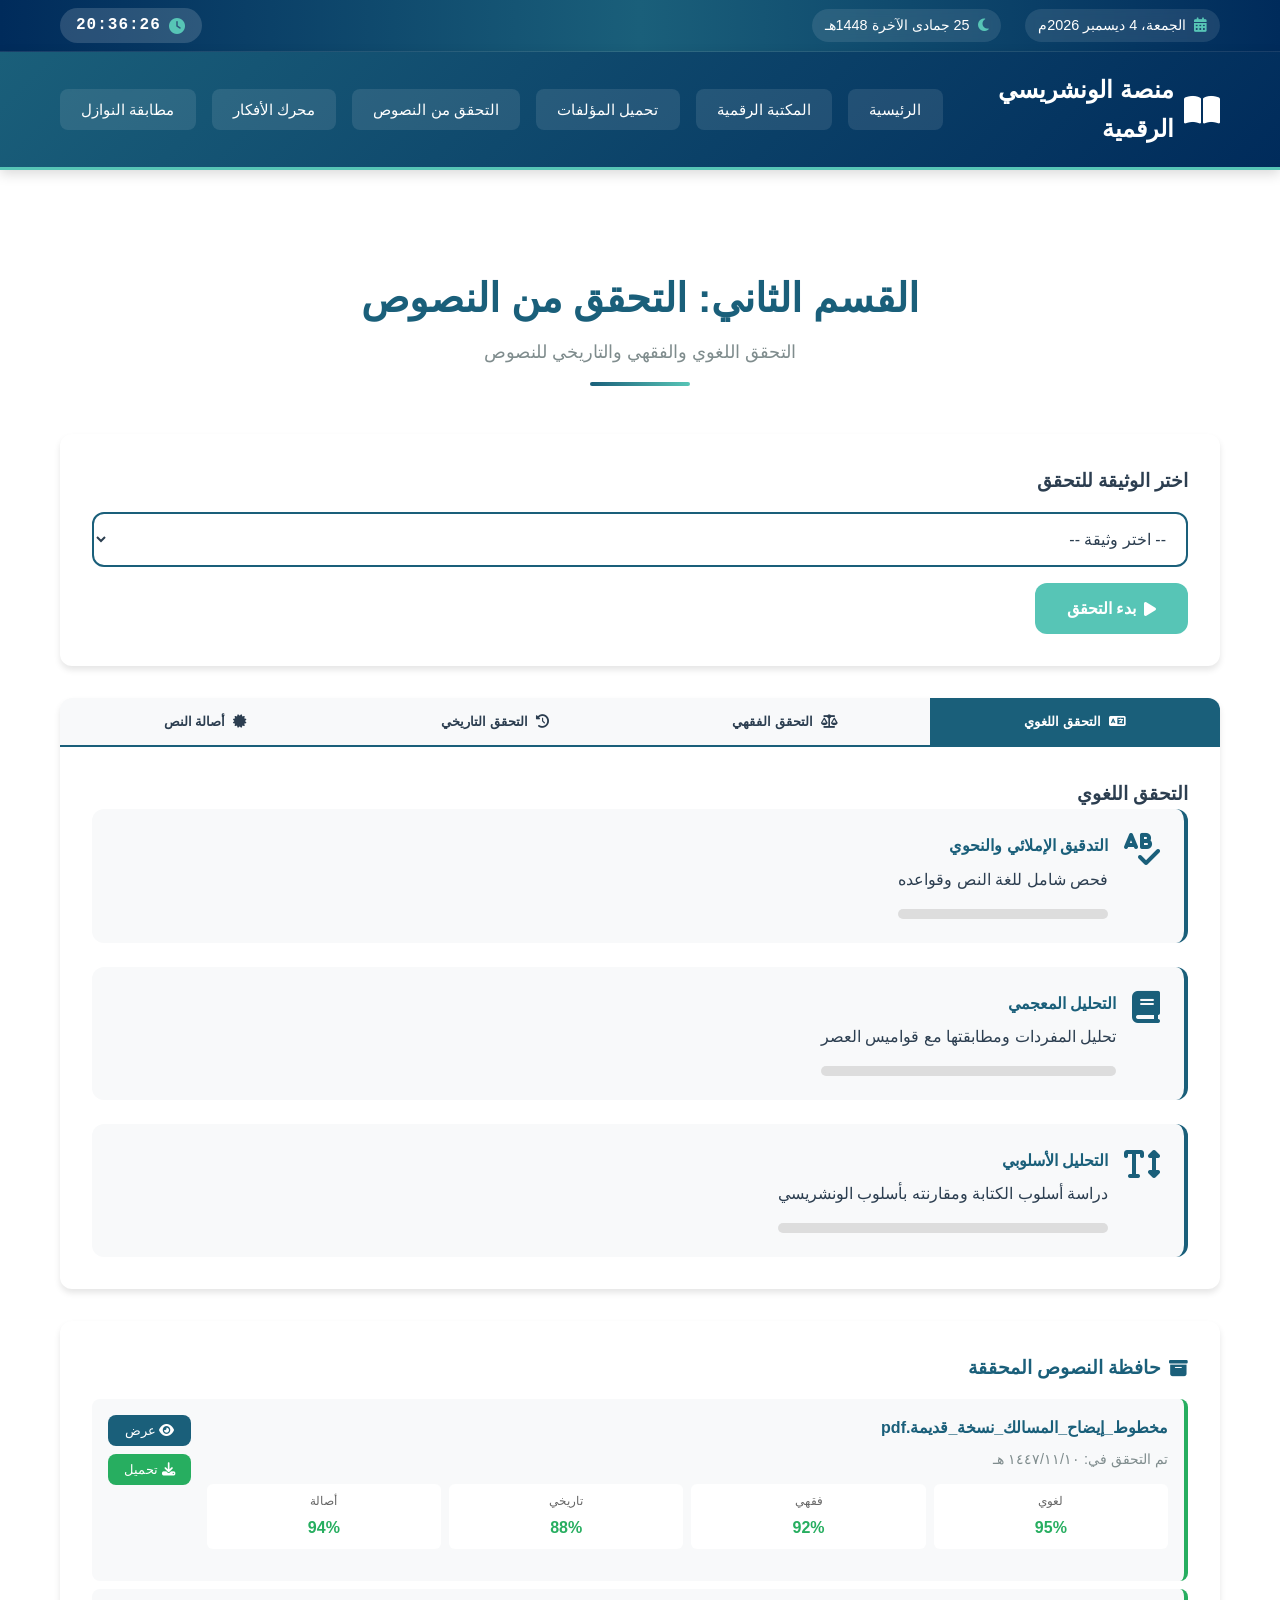
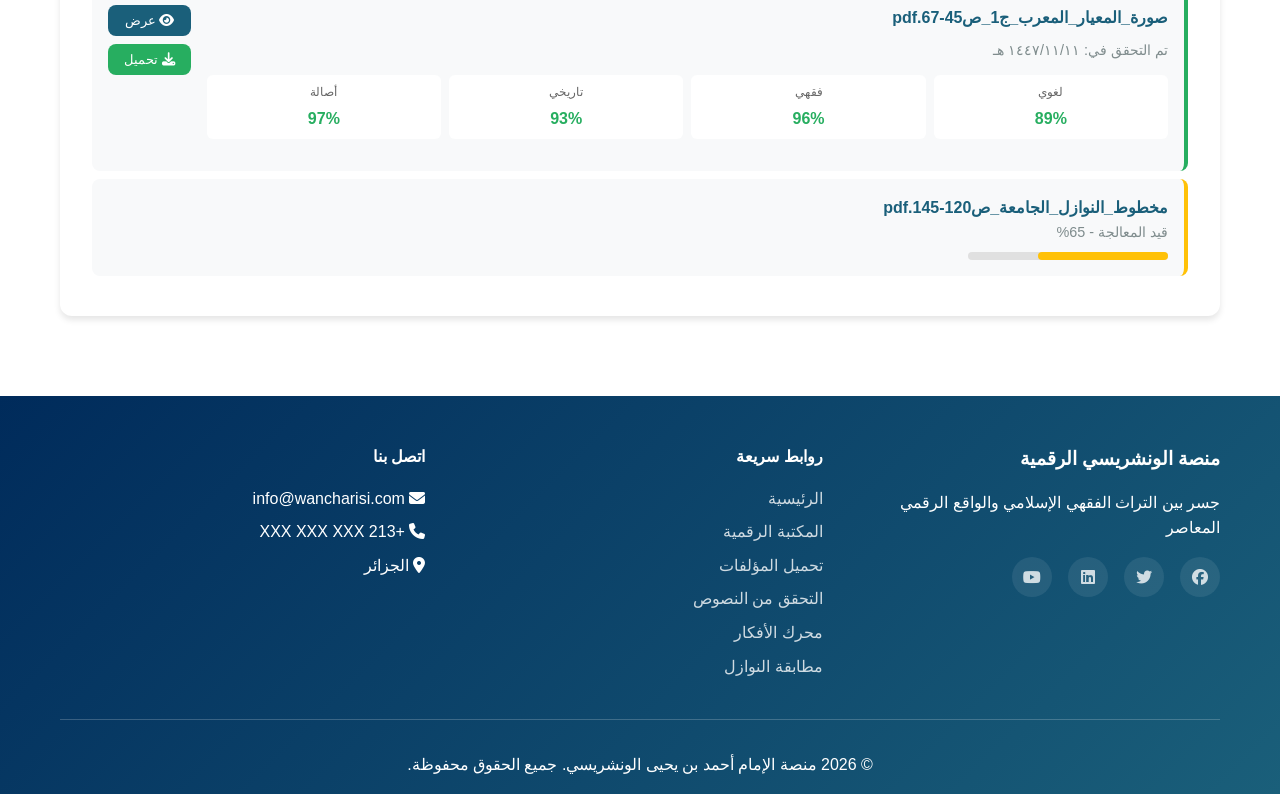
<file: verification.html>
<!DOCTYPE html>
<html lang="ar" dir="rtl">
<head>
    <meta charset="UTF-8">
    <meta name="viewport" content="width=device-width, initial-scale=1.0">
    <title>التحقق من النصوص - منصة الونشريسي الرقمية</title>
    <link rel="stylesheet" href="styles.css">
    <link rel="stylesheet" href="https://cdnjs.cloudflare.com/ajax/libs/font-awesome/6.4.0/css/all.min.css">
</head>
<body>
    <!-- شريط التاريخ والوقت -->
    <div class="datetime-bar">
        <div class="container">
            <div class="date-section">
                <div class="date-item">
                    <i class="fas fa-calendar-alt"></i>
                    <span id="gregorian-date">جاري التحميل...</span>
                </div>
                <div class="date-item">
                    <i class="fas fa-moon"></i>
                    <span id="hijri-date">جاري التحميل...</span>
                </div>
            </div>
            <div class="time-section">
                <i class="fas fa-clock"></i>
                <span id="current-time">00:00:00</span>
            </div>
        </div>
    </div>

    <!-- شريط التنقل -->
    <nav class="navbar">
        <div class="container">
            <div class="logo">
                <i class="fas fa-book-open"></i>
                <span>منصة الونشريسي الرقمية</span>
            </div>
            <ul class="nav-links">
                <li><a href="index.html" class="nav-link">الرئيسية</a></li>
                <li><a href="library.html" class="nav-link">المكتبة الرقمية</a></li>
                <li><a href="upload.html" class="nav-link">تحميل المؤلفات</a></li>
                <li><a href="verification.html" class="nav-link active">التحقق من النصوص</a></li>
                <li><a href="ai-engine.html" class="nav-link">محرك الأفكار</a></li>
                <li><a href="matching.html" class="nav-link">مطابقة النوازل</a></li>
            </ul>
            <button class="menu-toggle" id="menuToggle">
                <i class="fas fa-bars"></i>
            </button>
        </div>
    </nav>

    <!-- القسم الثاني: التحقق من النصوص -->
    <section id="verification" class="section alt-bg" style="min-height: calc(100vh - 180px); padding-top: 6rem;">
        <div class="container">
            <div class="section-header">
                <h2>القسم الثاني: التحقق من النصوص</h2>
                <p>التحقق اللغوي والفقهي والتاريخي للنصوص</p>
                <div class="divider"></div>
            </div>

            <div class="verification-container">
                <div class="verification-panel">
                    <h3>اختر الوثيقة للتحقق</h3>
                    <select id="docSelect" class="form-select">
                        <option value="">-- اختر وثيقة --</option>
                    </select>
                    <button class="btn btn-primary mt-3" id="startVerification">
                        <i class="fas fa-play"></i> بدء التحقق
                    </button>
                </div>

                <div class="verification-tabs">
                    <div class="tab-buttons">
                        <button class="tab-btn active" data-tab="linguistic">
                            <i class="fas fa-language"></i>
                            التحقق اللغوي
                        </button>
                        <button class="tab-btn" data-tab="jurisprudential">
                            <i class="fas fa-balance-scale"></i>
                            التحقق الفقهي
                        </button>
                        <button class="tab-btn" data-tab="historical">
                            <i class="fas fa-history"></i>
                            التحقق التاريخي
                        </button>
                        <button class="tab-btn" data-tab="authenticity">
                            <i class="fas fa-certificate"></i>
                            أصالة النص
                        </button>
                    </div>

                    <div class="tab-content">
                        <div class="tab-pane active" id="linguistic">
                            <h3>التحقق اللغوي</h3>
                            <div class="verification-results">
                                <div class="result-item">
                                    <i class="fas fa-spell-check"></i>
                                    <div>
                                        <h4>التدقيق الإملائي والنحوي</h4>
                                        <p>فحص شامل للغة النص وقواعده</p>
                                        <div class="progress-bar">
                                            <div class="progress-fill" style="width: 0%"></div>
                                        </div>
                                    </div>
                                </div>
                                <div class="result-item">
                                    <i class="fas fa-book"></i>
                                    <div>
                                        <h4>التحليل المعجمي</h4>
                                        <p>تحليل المفردات ومطابقتها مع قواميس العصر</p>
                                        <div class="progress-bar">
                                            <div class="progress-fill" style="width: 0%"></div>
                                        </div>
                                    </div>
                                </div>
                                <div class="result-item">
                                    <i class="fas fa-text-height"></i>
                                    <div>
                                        <h4>التحليل الأسلوبي</h4>
                                        <p>دراسة أسلوب الكتابة ومقارنته بأسلوب الونشريسي</p>
                                        <div class="progress-bar">
                                            <div class="progress-fill" style="width: 0%"></div>
                                        </div>
                                    </div>
                                </div>
                            </div>
                        </div>

                        <div class="tab-pane" id="jurisprudential">
                            <h3>التحقق الفقهي</h3>
                            <div class="verification-results">
                                <div class="result-item">
                                    <i class="fas fa-search"></i>
                                    <div>
                                        <h4>التحقق من المصطلحات الفقهية</h4>
                                        <p>مطابقة المصطلحات مع المذهب المالكي</p>
                                        <div class="progress-bar">
                                            <div class="progress-fill" style="width: 0%"></div>
                                        </div>
                                    </div>
                                </div>
                                <div class="result-item">
                                    <i class="fas fa-link"></i>
                                    <div>
                                        <h4>تخريج النصوص والأحاديث</h4>
                                        <p>التحقق من صحة النصوص المنقولة</p>
                                        <div class="progress-bar">
                                            <div class="progress-fill" style="width: 0%"></div>
                                        </div>
                                    </div>
                                </div>
                                <div class="result-item">
                                    <i class="fas fa-user-tie"></i>
                                    <div>
                                        <h4>التحقق من الفتاوى المنسوبة</h4>
                                        <p>مطابقة الفتاوى مع منهج الونشريسي</p>
                                        <div class="progress-bar">
                                            <div class="progress-fill" style="width: 0%"></div>
                                        </div>
                                    </div>
                                </div>
                            </div>
                        </div>

                        <div class="tab-pane" id="historical">
                            <h3>التحقق التاريخي</h3>
                            <div class="verification-results">
                                <div class="result-item">
                                    <i class="fas fa-calendar-alt"></i>
                                    <div>
                                        <h4>التأريخ الزمني</h4>
                                        <p>التحقق من التواريخ والأحداث المذكورة</p>
                                        <div class="progress-bar">
                                            <div class="progress-fill" style="width: 0%"></div>
                                        </div>
                                    </div>
                                </div>
                                <div class="result-item">
                                    <i class="fas fa-map-marked-alt"></i>
                                    <div>
                                        <h4>التحقق الجغرافي</h4>
                                        <p>مطابقة الأماكن والمواقع المذكورة</p>
                                        <div class="progress-bar">
                                            <div class="progress-fill" style="width: 0%"></div>
                                        </div>
                                    </div>
                                </div>
                                <div class="result-item">
                                    <i class="fas fa-users"></i>
                                    <div>
                                        <h4>التحقق من الأعلام</h4>
                                        <p>التأكد من صحة نسبة الأقوال للأعلام</p>
                                        <div class="progress-bar">
                                            <div class="progress-fill" style="width: 0%"></div>
                                        </div>
                                    </div>
                                </div>
                            </div>
                        </div>

                        <div class="tab-pane" id="authenticity">
                            <h3>أصالة النص وانتماؤه لفكر الونشريسي</h3>
                            <div class="verification-results">
                                <div class="result-item">
                                    <i class="fas fa-fingerprint"></i>
                                    <div>
                                        <h4>تحليل البصمة الأسلوبية</h4>
                                        <p>مقارنة الأسلوب مع نصوص الونشريسي المؤكدة</p>
                                        <div class="progress-bar">
                                            <div class="progress-fill" style="width: 0%"></div>
                                        </div>
                                    </div>
                                </div>
                                <div class="result-item">
                                    <i class="fas fa-brain"></i>
                                    <div>
                                        <h4>تحليل المنهج الفكري</h4>
                                        <p>مطابقة المنهجية مع منهج الونشريسي</p>
                                        <div class="progress-bar">
                                            <div class="progress-fill" style="width: 0%"></div>
                                        </div>
                                    </div>
                                </div>
                                <div class="result-item">
                                    <i class="fas fa-check-double"></i>
                                    <div>
                                        <h4>النتيجة النهائية</h4>
                                        <p>تقييم شامل لأصالة النص</p>
                                        <div class="authenticity-score" id="authenticityScore">
                                            <span class="score-label">درجة الأصالة:</span>
                                            <span class="score-value">--</span>
                                        </div>
                                    </div>
                                </div>
                            </div>
                        </div>
                    </div>
                </div>

                <div class="archive-section">
                    <h3><i class="fas fa-archive"></i> حافظة النصوص المحققة</h3>
                    <div class="archive-list" id="archiveList">
                        <p class="no-data">لا توجد نصوص محققة حتى الآن</p>
                    </div>
                </div>
            </div>
        </div>
    </section>

    <!-- Footer -->
    <footer class="footer">
        <div class="container">
            <div class="footer-content">
                <div class="footer-section">
                    <h3>منصة الونشريسي الرقمية</h3>
                    <p>جسر بين التراث الفقهي الإسلامي والواقع الرقمي المعاصر</p>
                    <div class="social-links">
                        <a href="#"><i class="fab fa-facebook"></i></a>
                        <a href="#"><i class="fab fa-twitter"></i></a>
                        <a href="#"><i class="fab fa-linkedin"></i></a>
                        <a href="#"><i class="fab fa-youtube"></i></a>
                    </div>
                </div>
                <div class="footer-section">
                    <h4>روابط سريعة</h4>
                    <ul>
                        <li><a href="index.html">الرئيسية</a></li>
                        <li><a href="library.html">المكتبة الرقمية</a></li>
                        <li><a href="upload.html">تحميل المؤلفات</a></li>
                        <li><a href="verification.html">التحقق من النصوص</a></li>
                        <li><a href="ai-engine.html">محرك الأفكار</a></li>
                        <li><a href="matching.html">مطابقة النوازل</a></li>
                    </ul>
                </div>
                <div class="footer-section">
                    <h4>اتصل بنا</h4>
                    <ul>
                        <li><i class="fas fa-envelope"></i> info@wancharisi.com</li>
                        <li><i class="fas fa-phone"></i> +213 XXX XXX XXX</li>
                        <li><i class="fas fa-map-marker-alt"></i> الجزائر</li>
                    </ul>
                </div>
            </div>
            <div class="footer-bottom">
                <p>&copy; 2026 منصة الإمام أحمد بن يحيى الونشريسي. جميع الحقوق محفوظة.</p>
            </div>
        </div>
    </footer>

    <script src="date-time.js"></script>
    <script src="nawazil-database.js"></script>
    <script src="demo-data.js"></script>
    <script src="script.js"></script>
</body>
</html>
</file>
<file: styles.css>
/* إعدادات عامة */
* {
    margin: 0;
    padding: 0;
    box-sizing: border-box;
}

:root {
    --primary-color: #1a5f7a;
    --secondary-color: #159895;
    --accent-color: #57c5b6;
    --dark-color: #002b5b;
    --light-bg: #f8f9fa;
    --white: #ffffff;
    --text-dark: #2c3e50;
    --text-light: #7f8c8d;
    --success: #27ae60;
    --warning: #f39c12;
    --danger: #e74c3c;
    --border-radius: 12px;
    --box-shadow: 0 4px 6px rgba(0, 0, 0, 0.1);
    --transition: all 0.3s ease;
}

body {
    font-family: 'Segoe UI', 'Cairo', Tahoma, Geneva, Verdana, sans-serif;
    line-height: 1.6;
    color: var(--text-dark);
    background: var(--light-bg);
    overflow-x: hidden;
}

.container {
    max-width: 1200px;
    margin: 0 auto;
    padding: 0 20px;
}

/* شريط التنقل */
/* شريط التاريخ والوقت */
.datetime-bar {
    background: linear-gradient(90deg, var(--dark-color), var(--primary-color), var(--dark-color));
    padding: 0.5rem 0;
    color: var(--white);
    font-size: 0.9rem;
    border-bottom: 1px solid rgba(255, 255, 255, 0.1);
}

.datetime-bar .container {
    display: flex;
    justify-content: space-between;
    align-items: center;
    flex-wrap: wrap;
    gap: 1rem;
}

.date-section {
    display: flex;
    gap: 1.5rem;
    align-items: center;
}

.date-item {
    display: flex;
    align-items: center;
    gap: 0.5rem;
    padding: 0.3rem 0.8rem;
    background: rgba(255, 255, 255, 0.1);
    border-radius: 20px;
    backdrop-filter: blur(5px);
}

.date-item i {
    color: var(--accent-color);
}

.time-section {
    display: flex;
    align-items: center;
    gap: 0.5rem;
    padding: 0.3rem 1rem;
    background: rgba(255, 255, 255, 0.15);
    border-radius: 20px;
    font-weight: bold;
    font-size: 1rem;
    letter-spacing: 1px;
    font-family: 'Courier New', monospace;
}

.time-section i {
    color: var(--accent-color);
    animation: pulse 2s ease-in-out infinite;
}

.navbar {
    background: linear-gradient(135deg, var(--primary-color), var(--dark-color));
    padding: 1.2rem 0;
    position: sticky;
    top: 0;
    z-index: 1000;
    box-shadow: 0 4px 12px rgba(0, 0, 0, 0.15);
    border-bottom: 3px solid var(--accent-color);
}

.navbar .container {
    display: flex;
    justify-content: space-between;
    align-items: center;
}

.logo {
    display: flex;
    align-items: center;
    gap: 10px;
    color: var(--white);
    font-size: 1.5rem;
    font-weight: bold;
}

.logo i {
    font-size: 2rem;
}

.nav-links {
    display: flex;
    list-style: none;
    gap: 1rem;
}

.nav-link {
    color: var(--white);
    text-decoration: none;
    padding: 0.6rem 1.2rem;
    border-radius: 8px;
    transition: all 0.3s ease;
    position: relative;
    font-weight: 500;
    border: 2px solid transparent;
    background: rgba(255, 255, 255, 0.1);
    backdrop-filter: blur(10px);
    font-size: 0.95rem;
    white-space: nowrap;
}

.nav-link:hover {
    background: rgba(255, 255, 255, 0.2);
    border-color: rgba(255, 255, 255, 0.3);
    transform: translateY(-2px);
    box-shadow: 0 4px 12px rgba(0, 0, 0, 0.15);
}

.nav-link.active {
    background: var(--white);
    color: var(--primary-color);
    font-weight: bold;
    border: 2px solid var(--accent-color);
    box-shadow: 0 4px 15px rgba(0, 0, 0, 0.25);
    transform: translateY(-1px);
}

.nav-link.active::before {
    content: '';
    position: absolute;
    top: -8px;
    left: 50%;
    transform: translateX(-50%);
    width: 0;
    height: 0;
    border-left: 6px solid transparent;
    border-right: 6px solid transparent;
    border-top: 6px solid var(--accent-color);
}

.nav-link.active::after {
    content: '●';
    position: absolute;
    bottom: -10px;
    left: 50%;
    transform: translateX(-50%);
    color: var(--accent-color);
    font-size: 8px;
    animation: pulse 2s ease-in-out infinite;
}

.menu-toggle {
    display: none;
    background: none;
    border: none;
    color: var(--white);
    font-size: 1.5rem;
    cursor: pointer;
}

/* زر تبديل اللغة */
.language-toggle {
    background: linear-gradient(135deg, var(--accent-color), var(--secondary-color));
    color: var(--white);
    border: 2px solid rgba(255, 255, 255, 0.3);
    padding: 0.6rem 1.2rem;
    border-radius: 25px;
    cursor: pointer;
    font-weight: bold;
    font-size: 0.95rem;
    transition: all 0.3s ease;
    box-shadow: 0 4px 12px rgba(0, 0, 0, 0.15);
    margin-left: 1rem;
    backdrop-filter: blur(10px);
    text-transform: uppercase;
    letter-spacing: 1px;
}

.language-toggle:hover {
    background: linear-gradient(135deg, var(--secondary-color), var(--accent-color));
    transform: translateY(-2px);
    box-shadow: 0 6px 16px rgba(0, 0, 0, 0.25);
    border-color: var(--white);
}

.language-toggle:active {
    transform: translateY(0);
}

/* تعديلات للاتجاه الإنجليزي (LTR) */
html[dir="ltr"] .language-toggle {
    margin-left: 0;
    margin-right: 1rem;
}

html[dir="ltr"] .navbar .container {
    flex-direction: row;
}

html[dir="ltr"] .nav-link.active::before {
    left: 50%;
    right: auto;
}

/* القسم الرئيسي */
.hero-section {
    min-height: 90vh;
    background: linear-gradient(135deg, var(--dark-color), var(--primary-color));
    position: relative;
    display: flex;
    align-items: center;
    padding: 4rem 0;
    color: var(--white);
}

.hero-overlay {
    position: absolute;
    top: 0;
    left: 0;
    right: 0;
    bottom: 0;
    background: url('data:image/svg+xml,<svg xmlns="http://www.w3.org/2000/svg" viewBox="0 0 1440 320"><path fill="rgba(255,255,255,0.1)" d="M0,96L48,112C96,128,192,160,288,160C384,160,480,128,576,122.7C672,117,768,139,864,149.3C960,160,1056,160,1152,138.7C1248,117,1344,75,1392,53.3L1440,32L1440,320L1392,320C1344,320,1248,320,1152,320C1056,320,960,320,864,320C768,320,672,320,576,320C480,320,384,320,288,320C192,320,96,320,48,320L0,320Z"></path></svg>') no-repeat bottom;
    background-size: cover;
    opacity: 0.3;
}

.hero-content {
    display: grid;
    grid-template-columns: 1fr 1fr;
    gap: 3rem;
    align-items: center;
    position: relative;
    z-index: 1;
}

.hero-text {
    animation: slideInRight 1s ease;
}

.main-title {
    font-family: 'Amiri', 'Cairo', serif;
    font-size: 3rem;
    margin-bottom: 1rem;
    text-shadow: 2px 2px 4px rgba(0, 0, 0, 0.3);
    display: flex;
    flex-direction: column;
    gap: 0.3rem;
    line-height: 1.3;
}

.title-prefix {
    font-family: 'Cairo', sans-serif;
    font-size: 1.8rem;
    font-weight: 600;
    color: var(--accent-color);
    letter-spacing: 0.15em;
    text-transform: uppercase;
    opacity: 0.95;
    text-shadow: 1px 1px 3px rgba(0, 0, 0, 0.2);
    animation: fadeInDown 0.8s ease;
}

.title-main {
    font-family: 'Amiri', serif;
    font-size: 3.5rem;
    font-weight: 700;
    background: linear-gradient(135deg, #ffffff 0%, #e0f7fa 50%, #b2ebf2 100%);
    -webkit-background-clip: text;
    -webkit-text-fill-color: transparent;
    background-clip: text;
    text-shadow: none;
    filter: drop-shadow(2px 2px 4px rgba(0, 0, 0, 0.4));
    letter-spacing: 0.02em;
    line-height: 1.2;
    animation: fadeInUp 1s ease;
}

.title-decoration {
    font-family: 'Cairo', sans-serif;
    font-size: 1.4rem;
    font-weight: 300;
    color: rgba(255, 255, 255, 0.85);
    letter-spacing: 0.2em;
    margin-top: -0.5rem;
    text-shadow: 1px 1px 2px rgba(0, 0, 0, 0.2);
    animation: fadeIn 1.2s ease;
}

@keyframes fadeInDown {
    from {
        opacity: 0;
        transform: translateY(-20px);
    }
    to {
        opacity: 0.95;
        transform: translateY(0);
    }
}

@keyframes fadeInUp {
    from {
        opacity: 0;
        transform: translateY(20px);
    }
    to {
        opacity: 1;
        transform: translateY(0);
    }
}

@keyframes fadeIn {
    from {
        opacity: 0;
    }
    to {
        opacity: 0.85;
    }
}

.subtitle {
    font-size: 1.5rem;
    margin-bottom: 1.5rem;
    color: var(--accent-color);
}

.description {
    font-size: 1.1rem;
    line-height: 1.8;
    margin-bottom: 2rem;
    opacity: 0.9;
}

.hero-buttons {
    display: flex;
    gap: 1rem;
}

.btn {
    padding: 1rem 2rem;
    border: none;
    border-radius: var(--border-radius);
    font-size: 1rem;
    font-weight: bold;
    cursor: pointer;
    transition: var(--transition);
    text-decoration: none;
    display: inline-flex;
    align-items: center;
    gap: 0.5rem;
}

.btn-primary {
    background: var(--accent-color);
    color: var(--white);
}

.btn-primary:hover {
    background: var(--secondary-color);
    transform: translateY(-2px);
    box-shadow: 0 6px 12px rgba(0, 0, 0, 0.2);
}

.btn-secondary {
    background: transparent;
    color: var(--white);
    border: 2px solid var(--white);
}

.btn-secondary:hover {
    background: var(--white);
    color: var(--primary-color);
}

.hero-image {
    animation: slideInLeft 1s ease;
}

.scholar-card {
    background: rgba(255, 255, 255, 0.1);
    backdrop-filter: blur(10px);
    padding: 2rem;
    border-radius: var(--border-radius);
    border: 1px solid rgba(255, 255, 255, 0.2);
    position: relative;
    overflow: hidden;
}

.scholar-avatar {
    display: flex;
    justify-content: center;
    margin-bottom: 2rem;
    animation: fadeIn 1.5s ease;
}

.avatar-circle {
    position: relative;
    width: 200px;
    height: 200px;
    border-radius: 50%;
    background: linear-gradient(135deg, #1a5f7a 0%, #159895 50%, #57c5b6 100%);
    display: flex;
    align-items: center;
    justify-content: center;
    box-shadow: 0 10px 40px rgba(0, 0, 0, 0.4),
                0 0 0 8px rgba(255, 255, 255, 0.1),
                0 0 0 16px rgba(255, 255, 255, 0.05);
    animation: avatarGlow 3s ease-in-out infinite;
}

@keyframes avatarGlow {
    0%, 100% {
        box-shadow: 0 10px 40px rgba(0, 0, 0, 0.4),
                    0 0 0 8px rgba(255, 255, 255, 0.1),
                    0 0 0 16px rgba(255, 255, 255, 0.05),
                    0 0 60px rgba(87, 197, 182, 0.3);
    }
    50% {
        box-shadow: 0 10px 40px rgba(0, 0, 0, 0.4),
                    0 0 0 8px rgba(255, 255, 255, 0.15),
                    0 0 0 16px rgba(255, 255, 255, 0.08),
                    0 0 80px rgba(87, 197, 182, 0.5);
    }
}

.avatar-inner {
    width: 180px;
    height: 180px;
    border-radius: 50%;
    background: linear-gradient(135deg, rgba(255, 255, 255, 0.15) 0%, rgba(255, 255, 255, 0.05) 100%);
    backdrop-filter: blur(10px);
    display: flex;
    align-items: center;
    justify-content: center;
    border: 3px solid rgba(255, 255, 255, 0.3);
    position: relative;
    z-index: 2;
}

.avatar-inner i {
    font-size: 5rem;
    color: rgba(255, 255, 255, 0.95);
    text-shadow: 0 4px 20px rgba(0, 0, 0, 0.3);
    animation: iconPulse 2s ease-in-out infinite;
}

@keyframes iconPulse {
    0%, 100% {
        transform: scale(1);
    }
    50% {
        transform: scale(1.05);
    }
}

.avatar-decoration {
    position: absolute;
    width: 100%;
    height: 100%;
    top: 0;
    left: 0;
    z-index: 1;
}

.decoration-arc {
    position: absolute;
    border: 2px solid rgba(255, 255, 255, 0.4);
    border-radius: 50%;
    animation: rotateArc 20s linear infinite;
}

.arc-1 {
    width: 220px;
    height: 220px;
    top: -10px;
    left: -10px;
    border-top-color: transparent;
    border-right-color: transparent;
    animation-duration: 15s;
}

.arc-2 {
    width: 240px;
    height: 240px;
    top: -20px;
    left: -20px;
    border-bottom-color: transparent;
    border-left-color: transparent;
    animation-duration: 20s;
    animation-direction: reverse;
}

.arc-3 {
    width: 260px;
    height: 260px;
    top: -30px;
    left: -30px;
    border-top-color: transparent;
    border-left-color: transparent;
    animation-duration: 25s;
}

.arc-4 {
    width: 280px;
    height: 280px;
    top: -40px;
    left: -40px;
    border-bottom-color: transparent;
    border-right-color: transparent;
    animation-duration: 30s;
    animation-direction: reverse;
}

@keyframes rotateArc {
    0% {
        transform: rotate(0deg);
    }
    100% {
        transform: rotate(360deg);
    }
}

.card-icon {
    font-size: 4rem;
    text-align: center;
    margin-bottom: 1rem;
    color: var(--accent-color);
}

.scholar-card h3 {
    text-align: center;
    margin-bottom: 0.5rem;
    font-size: 1.5rem;
}

.scholar-dates {
    text-align: center;
    color: var(--accent-color);
    margin-bottom: 1rem;
    font-size: 1.1rem;
}

.scholar-bio {
    line-height: 1.8;
    opacity: 0.9;
}

/* قسم معلومات المنصة */
.about-section {
    padding: 5rem 0;
    background: var(--white);
}

.section-header {
    text-align: center;
    margin-bottom: 3rem;
}

.section-header h2 {
    font-size: 2.5rem;
    color: var(--primary-color);
    margin-bottom: 0.5rem;
}

.section-header p {
    font-size: 1.1rem;
    color: var(--text-light);
}

.divider {
    width: 100px;
    height: 4px;
    background: linear-gradient(90deg, var(--primary-color), var(--accent-color));
    margin: 1rem auto;
    border-radius: 2px;
}

.about-grid {
    display: grid;
    grid-template-columns: repeat(auto-fit, minmax(300px, 1fr));
    gap: 2rem;
    margin-bottom: 3rem;
}

.about-card {
    background: var(--light-bg);
    padding: 2rem;
    border-radius: var(--border-radius);
    text-align: center;
    transition: var(--transition);
}

.about-card:hover {
    transform: translateY(-5px);
    box-shadow: var(--box-shadow);
}

.about-card i {
    font-size: 3rem;
    color: var(--primary-color);
    margin-bottom: 1rem;
}

.about-card h3 {
    color: var(--primary-color);
    margin-bottom: 1rem;
}

.designer-card {
    background: linear-gradient(135deg, var(--primary-color), var(--secondary-color));
    color: var(--white);
    padding: 2rem;
    border-radius: var(--border-radius);
    box-shadow: var(--box-shadow);
}

.designer-info {
    max-width: 1000px;
    margin: 0 auto;
}

.designer-info i {
    font-size: 3rem;
    margin-bottom: 1rem;
    display: block;
}

.designer-info h3 {
    font-size: 1.8rem;
    margin-bottom: 1.5rem;
}

.designer-details p {
    margin-bottom: 0.8rem;
    font-size: 1.1rem;
}

.director-section {
    display: grid;
    grid-template-columns: 250px 1fr;
    gap: 3rem;
    align-items: center;
}

.director-photo {
    position: relative;
    width: 250px;
    height: 250px;
    border-radius: 50%;
    overflow: hidden;
    border: 5px solid var(--white);
    box-shadow: 0 8px 20px rgba(0, 0, 0, 0.3);
    background: rgba(255, 255, 255, 0.1);
}

.director-photo img {
    width: 100%;
    height: 100%;
    object-fit: cover;
    display: none;
}

.director-photo img.loaded {
    display: block;
}

.photo-placeholder {
    position: absolute;
    top: 0;
    left: 0;
    width: 100%;
    height: 100%;
    display: flex;
    align-items: center;
    justify-content: center;
    background: linear-gradient(135deg, rgba(255, 255, 255, 0.2), rgba(255, 255, 255, 0.1));
    backdrop-filter: blur(10px);
}

.photo-placeholder i {
    font-size: 6rem;
    color: var(--white);
    opacity: 0.7;
    margin: 0;
}

.director-details {
    text-align: right;
}

.director-details i {
    font-size: 2.5rem;
    margin-bottom: 0.8rem;
    color: var(--accent-color);
    filter: drop-shadow(0 2px 4px rgba(0, 0, 0, 0.3));
}

.director-details h3 {
    font-family: 'Amiri', 'Cairo', serif;
    font-size: 2.5rem;
    font-weight: 700;
    margin-bottom: 1.5rem;
    color: var(--white);
    border-bottom: 3px solid var(--accent-color);
    padding-bottom: 0.8rem;
    display: inline-block;
    text-shadow: 2px 2px 4px rgba(0, 0, 0, 0.3);
    letter-spacing: 0.02em;
}

.details-content {
    background: rgba(255, 255, 255, 0.15);
    padding: 2rem;
    border-radius: var(--border-radius);
    backdrop-filter: blur(10px);
    border: 1px solid rgba(255, 255, 255, 0.2);
    box-shadow: 0 4px 15px rgba(0, 0, 0, 0.2);
}

.details-content p {
    margin-bottom: 1.2rem;
    font-family: 'Cairo', sans-serif;
    font-size: 1.15rem;
    font-weight: 400;
    line-height: 1.9;
    display: flex;
    align-items: center;
    gap: 1rem;
    color: rgba(255, 255, 255, 0.95);
    transition: all 0.3s ease;
    padding: 0.5rem;
    border-radius: 8px;
}

.details-content p:hover {
    background: rgba(255, 255, 255, 0.1);
    transform: translateX(-5px);
}

.details-content p strong {
    font-family: 'Cairo', sans-serif;
    color: var(--accent-color);
    min-width: 160px;
    font-size: 1.1rem;
    font-weight: 600;
    text-shadow: 1px 1px 2px rgba(0, 0, 0, 0.2);
    letter-spacing: 0.03em;
}

/* الأقسام */
.section {
    padding: 5rem 0;
}

.alt-bg {
    background: var(--white);
}

/* قسم تحميل المؤلفات */
.content-grid {
    display: grid;
    grid-template-columns: 1fr 1fr;
    gap: 3rem;
    margin-bottom: 3rem;
}

.upload-area {
    background: var(--white);
    border: 3px dashed var(--primary-color);
    border-radius: var(--border-radius);
    padding: 3rem;
    text-align: center;
    transition: var(--transition);
    cursor: pointer;
}

.upload-area:hover {
    border-color: var(--accent-color);
    background: rgba(87, 197, 182, 0.05);
}

.upload-icon {
    font-size: 4rem;
    color: var(--primary-color);
    margin-bottom: 1rem;
}

.upload-area h3 {
    color: var(--primary-color);
    margin-bottom: 0.5rem;
}

.file-types {
    margin-top: 1rem;
    color: var(--text-light);
    font-size: 0.9rem;
}

.ocr-features {
    background: var(--white);
    padding: 2rem;
    border-radius: var(--border-radius);
    box-shadow: var(--box-shadow);
}

.ocr-features h3 {
    color: var(--primary-color);
    margin-bottom: 1.5rem;
}

.feature-list {
    display: flex;
    flex-direction: column;
    gap: 1.5rem;
}

.feature-item {
    display: flex;
    gap: 1rem;
    align-items: flex-start;
}

.feature-item i {
    color: var(--success);
    font-size: 1.5rem;
    margin-top: 0.2rem;
}

.feature-item h4 {
    color: var(--primary-color);
    margin-bottom: 0.3rem;
}

.uploaded-files {
    background: var(--white);
    padding: 2rem;
    border-radius: var(--border-radius);
    box-shadow: var(--box-shadow);
}

.uploaded-files h3 {
    color: var(--primary-color);
    margin-bottom: 1rem;
}

.no-files,
.no-data,
.no-results {
    text-align: center;
    color: var(--text-light);
    padding: 2rem;
    font-style: italic;
}

/* قسم التحقق */
.verification-container {
    display: flex;
    flex-direction: column;
    gap: 2rem;
}

.verification-panel {
    background: var(--white);
    padding: 2rem;
    border-radius: var(--border-radius);
    box-shadow: var(--box-shadow);
}

.form-select {
    width: 100%;
    padding: 1rem;
    border: 2px solid var(--primary-color);
    border-radius: var(--border-radius);
    font-size: 1rem;
    margin-top: 1rem;
    background: var(--white);
    color: var(--text-dark);
}

.mt-3 {
    margin-top: 1rem;
}

.verification-tabs {
    background: var(--white);
    border-radius: var(--border-radius);
    box-shadow: var(--box-shadow);
    overflow: hidden;
}

.tab-buttons {
    display: flex;
    background: var(--light-bg);
    border-bottom: 2px solid var(--primary-color);
}

.tab-btn {
    flex: 1;
    padding: 1rem;
    background: none;
    border: none;
    cursor: pointer;
    transition: var(--transition);
    display: flex;
    align-items: center;
    justify-content: center;
    gap: 0.5rem;
    color: var(--text-dark);
    font-weight: bold;
}

.tab-btn:hover {
    background: rgba(26, 95, 122, 0.1);
}

.tab-btn.active {
    background: var(--primary-color);
    color: var(--white);
}

.tab-content {
    padding: 2rem;
}

.tab-pane {
    display: none;
}

.tab-pane.active {
    display: block;
    animation: fadeIn 0.5s ease;
}

.verification-results {
    display: flex;
    flex-direction: column;
    gap: 1.5rem;
}

.result-item {
    display: flex;
    gap: 1rem;
    padding: 1.5rem;
    background: var(--light-bg);
    border-radius: var(--border-radius);
    border-right: 4px solid var(--primary-color);
}

.result-item i {
    font-size: 2rem;
    color: var(--primary-color);
}

.result-item h4 {
    color: var(--primary-color);
    margin-bottom: 0.5rem;
}

.progress-bar {
    width: 100%;
    height: 10px;
    background: #ddd;
    border-radius: 5px;
    overflow: hidden;
    margin-top: 1rem;
}

.progress-fill {
    height: 100%;
    background: linear-gradient(90deg, var(--primary-color), var(--accent-color));
    transition: width 1s ease;
}

.authenticity-score {
    margin-top: 1rem;
    padding: 1rem;
    background: var(--white);
    border-radius: var(--border-radius);
    text-align: center;
}

.score-value {
    font-size: 2rem;
    font-weight: bold;
    color: var(--primary-color);
}

.archive-section {
    background: var(--white);
    padding: 2rem;
    border-radius: var(--border-radius);
    box-shadow: var(--box-shadow);
}

.archive-section h3 {
    color: var(--primary-color);
    margin-bottom: 1rem;
    display: flex;
    align-items: center;
    gap: 0.5rem;
}

/* قسم محرك الأفكار */
.ai-engine-container {
    display: flex;
    flex-direction: column;
    gap: 3rem;
}

.collaboration-model {
    background: var(--white);
    padding: 2rem;
    border-radius: var(--border-radius);
    box-shadow: var(--box-shadow);
}

.collaboration-model h3 {
    color: var(--primary-color);
    text-align: center;
    margin-bottom: 2rem;
    font-size: 1.8rem;
}

.collaboration-grid {
    display: grid;
    grid-template-columns: 1fr auto 1fr;
    gap: 2rem;
    align-items: center;
}

.expert-card {
    padding: 2rem;
    border-radius: var(--border-radius);
    text-align: center;
}

.expert-card.human {
    background: linear-gradient(135deg, #667eea 0%, #764ba2 100%);
    color: var(--white);
}

.expert-card.ai {
    background: linear-gradient(135deg, #f093fb 0%, #f5576c 100%);
    color: var(--white);
}

.expert-icon {
    font-size: 3rem;
    margin-bottom: 1rem;
}

.expert-card h4 {
    margin-bottom: 1rem;
    font-size: 1.3rem;
}

.expert-card ul {
    list-style: none;
    text-align: right;
}

.expert-card ul li {
    padding: 0.5rem 0;
    border-bottom: 1px solid rgba(255, 255, 255, 0.2);
}

.expert-card ul li:last-child {
    border-bottom: none;
}

.collaboration-arrow {
    display: flex;
    flex-direction: column;
    align-items: center;
    gap: 0.5rem;
    color: var(--primary-color);
}

.collaboration-arrow i {
    font-size: 2rem;
    animation: pulse 2s infinite;
}

.collaboration-arrow span {
    font-weight: bold;
    white-space: nowrap;
}

.ai-model-interface {
    background: var(--white);
    padding: 2rem;
    border-radius: var(--border-radius);
    box-shadow: var(--box-shadow);
}

.ai-model-interface h3 {
    color: var(--primary-color);
    margin-bottom: 1.5rem;
}

.chat-interface {
    border: 2px solid var(--primary-color);
    border-radius: var(--border-radius);
    overflow: hidden;
}

.chat-messages {
    min-height: 300px;
    max-height: 500px;
    overflow-y: auto;
    padding: 1.5rem;
    background: var(--light-bg);
}

.system-message {
    background: var(--white);
    padding: 1rem;
    border-radius: var(--border-radius);
    display: flex;
    gap: 1rem;
    align-items: flex-start;
    border-right: 4px solid var(--primary-color);
}

.system-message i {
    color: var(--primary-color);
    font-size: 1.5rem;
}

.message {
    margin-bottom: 1rem;
    padding: 1rem;
    border-radius: var(--border-radius);
}

.message.user {
    background: var(--primary-color);
    color: var(--white);
    margin-left: 20%;
}

.message.ai {
    background: var(--white);
    border: 2px solid var(--accent-color);
    margin-right: 20%;
}

.chat-input-area {
    background: var(--white);
    padding: 1rem;
}

.chat-input-area textarea {
    width: 100%;
    padding: 1rem;
    border: 2px solid var(--primary-color);
    border-radius: var(--border-radius);
    resize: vertical;
    font-family: inherit;
    font-size: 1rem;
}

.chat-controls {
    display: flex;
    justify-content: space-between;
    align-items: center;
    margin-top: 1rem;
}

.expert-toggle label {
    display: flex;
    align-items: center;
    gap: 0.5rem;
    cursor: pointer;
}

.ai-features {
    background: var(--white);
    padding: 2rem;
    border-radius: var(--border-radius);
    box-shadow: var(--box-shadow);
}

.ai-features h3 {
    color: var(--primary-color);
    margin-bottom: 2rem;
    text-align: center;
}

.features-grid {
    display: grid;
    grid-template-columns: repeat(auto-fit, minmax(250px, 1fr));
    gap: 1.5rem;
}

.feature-card {
    background: var(--light-bg);
    padding: 1.5rem;
    border-radius: var(--border-radius);
    text-align: center;
    transition: var(--transition);
}

.feature-card:hover {
    transform: translateY(-5px);
    box-shadow: var(--box-shadow);
    background: linear-gradient(135deg, var(--primary-color), var(--accent-color));
    color: var(--white);
}

.feature-card i {
    font-size: 2.5rem;
    color: var(--primary-color);
    margin-bottom: 1rem;
}

.feature-card:hover i {
    color: var(--white);
}

.feature-card h4 {
    color: var(--primary-color);
    margin-bottom: 0.5rem;
}

.feature-card:hover h4 {
    color: var(--white);
}

.results-repository {
    background: var(--white);
    padding: 2rem;
    border-radius: var(--border-radius);
    box-shadow: var(--box-shadow);
}

.results-repository h3 {
    color: var(--primary-color);
    margin-bottom: 1rem;
    display: flex;
    align-items: center;
    gap: 0.5rem;
}

.repository-stats {
    display: grid;
    grid-template-columns: repeat(3, 1fr);
    gap: 2rem;
    margin-top: 2rem;
}

.stat-item {
    text-align: center;
    padding: 1.5rem;
    background: var(--light-bg);
    border-radius: var(--border-radius);
}

.stat-number {
    display: block;
    font-size: 3rem;
    font-weight: bold;
    color: var(--primary-color);
    margin-bottom: 0.5rem;
}

.stat-label {
    color: var(--text-light);
    font-size: 1rem;
}

/* قسم مطابقة النوازل */
.matching-container {
    display: flex;
    flex-direction: column;
    gap: 3rem;
}

.matching-intro {
    background: var(--white);
    padding: 2rem;
    border-radius: var(--border-radius);
    box-shadow: var(--box-shadow);
}

.intro-grid {
    display: grid;
    grid-template-columns: 1fr auto 1fr;
    gap: 2rem;
    align-items: center;
}

.intro-card {
    padding: 2rem;
    border-radius: var(--border-radius);
    text-align: center;
}

.intro-card.historical {
    background: linear-gradient(135deg, #a8edea 0%, #fed6e3 100%);
}

.intro-card.modern {
    background: linear-gradient(135deg, #ffecd2 0%, #fcb69f 100%);
}

.intro-card i {
    font-size: 3rem;
    color: var(--primary-color);
    margin-bottom: 1rem;
}

.intro-card h3 {
    color: var(--primary-color);
    margin-bottom: 0.5rem;
}

.matching-arrow {
    font-size: 2rem;
    color: var(--primary-color);
    animation: pulse 2s infinite;
}

.matching-interface {
    display: grid;
    grid-template-columns: 1fr 1fr;
    gap: 2rem;
}

.matching-input,
.matching-results {
    background: var(--white);
    padding: 2rem;
    border-radius: var(--border-radius);
    box-shadow: var(--box-shadow);
}

.matching-input h3,
.matching-results h3 {
    color: var(--primary-color);
    margin-bottom: 1.5rem;
}

#modernIssue {
    width: 100%;
    padding: 1rem;
    border: 2px solid var(--primary-color);
    border-radius: var(--border-radius);
    font-family: inherit;
    font-size: 1rem;
    resize: vertical;
}

.matching-options {
    margin: 2rem 0;
}

.matching-options h4 {
    color: var(--primary-color);
    margin-bottom: 1rem;
}

.options-grid {
    display: grid;
    grid-template-columns: repeat(2, 1fr);
    gap: 1rem;
}

.option-item {
    display: flex;
    align-items: center;
    gap: 0.5rem;
    padding: 0.8rem;
    background: var(--light-bg);
    border-radius: var(--border-radius);
    cursor: pointer;
}

.option-item:hover {
    background: rgba(26, 95, 122, 0.1);
}

.expert-participation h4 {
    color: var(--primary-color);
    margin-bottom: 1rem;
}

.participation-toggle {
    display: flex;
    gap: 2rem;
    margin-bottom: 2rem;
}

.participation-toggle label {
    display: flex;
    align-items: center;
    gap: 0.5rem;
    cursor: pointer;
    padding: 1rem;
    background: var(--light-bg);
    border-radius: var(--border-radius);
    flex: 1;
}

.participation-toggle label:hover {
    background: rgba(26, 95, 122, 0.1);
}

.btn-large {
    width: 100%;
    padding: 1.5rem;
    font-size: 1.2rem;
}

.examples-section {
    background: var(--white);
    padding: 2rem;
    border-radius: var(--border-radius);
    box-shadow: var(--box-shadow);
}

.examples-section h3 {
    color: var(--primary-color);
    margin-bottom: 2rem;
    text-align: center;
}

.examples-grid {
    display: grid;
    grid-template-columns: repeat(auto-fit, minmax(300px, 1fr));
    gap: 1.5rem;
}

.example-card {
    padding: 1.5rem;
    background: var(--light-bg);
    border-radius: var(--border-radius);
    cursor: pointer;
    transition: var(--transition);
    text-align: center;
}

.example-card:hover {
    transform: translateY(-5px);
    box-shadow: var(--box-shadow);
    background: var(--primary-color);
    color: var(--white);
}

.example-card i {
    font-size: 2.5rem;
    color: var(--accent-color);
    margin-bottom: 1rem;
}

.example-card:hover i {
    color: var(--white);
}

.example-card h4 {
    color: var(--primary-color);
    margin-bottom: 0.5rem;
}

.example-card:hover h4 {
    color: var(--white);
}

/* قسم النوازل المعالجة */
.processed-nawazil-section {
    background: #f8f9fa;
    padding: 2rem;
    border-radius: var(--border-radius);
    box-shadow: var(--box-shadow);
}

.processed-nawazil-section h3 {
    color: var(--success);
    margin-bottom: 1rem;
}

.processed-grid {
    display: grid;
    gap: 1.5rem;
}

.processed-nazila-card {
    transition: all 0.3s ease;
}

.processed-nazila-card:hover {
    transform: translateY(-5px);
    box-shadow: 0 8px 25px rgba(0, 0, 0, 0.15);
}

.processed-nazila-card button:hover {
    transform: scale(1.05);
    box-shadow: 0 4px 12px rgba(0, 0, 0, 0.2);
}

.methodology-section {
    background: var(--white);
    padding: 2rem;
    border-radius: var(--border-radius);
    box-shadow: var(--box-shadow);
}

.methodology-section h3 {
    color: var(--primary-color);
    margin-bottom: 2rem;
    text-align: center;
}

.methodology-steps {
    display: grid;
    grid-template-columns: repeat(auto-fit, minmax(200px, 1fr));
    gap: 2rem;
}

.step {
    text-align: center;
    padding: 1.5rem;
    background: var(--light-bg);
    border-radius: var(--border-radius);
    position: relative;
}

.step-number {
    width: 50px;
    height: 50px;
    background: var(--primary-color);
    color: var(--white);
    border-radius: 50%;
    display: flex;
    align-items: center;
    justify-content: center;
    font-size: 1.5rem;
    font-weight: bold;
    margin: 0 auto 1rem;
}

.step h4 {
    color: var(--primary-color);
    margin-bottom: 0.5rem;
}

/* Footer */
.footer {
    background: linear-gradient(135deg, var(--dark-color), var(--primary-color));
    color: var(--white);
    padding: 3rem 0 1rem;
}

.footer-content {
    display: grid;
    grid-template-columns: repeat(auto-fit, minmax(250px, 1fr));
    gap: 2rem;
    margin-bottom: 2rem;
}

.footer-section h3,
.footer-section h4 {
    margin-bottom: 1rem;
}

.footer-section ul {
    list-style: none;
}

.footer-section ul li {
    margin-bottom: 0.5rem;
}

.footer-section a {
    color: var(--white);
    text-decoration: none;
    opacity: 0.8;
    transition: var(--transition);
}

.footer-section a:hover {
    opacity: 1;
    color: var(--accent-color);
}

.social-links {
    display: flex;
    gap: 1rem;
    margin-top: 1rem;
}

.social-links a {
    width: 40px;
    height: 40px;
    display: flex;
    align-items: center;
    justify-content: center;
    background: rgba(255, 255, 255, 0.1);
    border-radius: 50%;
    transition: var(--transition);
}

.social-links a:hover {
    background: var(--accent-color);
    transform: translateY(-3px);
}

.footer-bottom {
    text-align: center;
    padding-top: 2rem;
    border-top: 1px solid rgba(255, 255, 255, 0.2);
}

/* الرسوم المتحركة */
@keyframes fadeIn {
    from {
        opacity: 0;
    }
    to {
        opacity: 1;
    }
}

@keyframes slideInRight {
    from {
        transform: translateX(50px);
        opacity: 0;
    }
    to {
        transform: translateX(0);
        opacity: 1;
    }
}

@keyframes slideInLeft {
    from {
        transform: translateX(-50px);
        opacity: 0;
    }
    to {
        transform: translateX(0);
        opacity: 1;
    }
}

@keyframes pulse {
    0%, 100% {
        transform: scale(1);
    }
    50% {
        transform: scale(1.1);
    }
}

/* التصميم المتجاوب */
@media (max-width: 768px) {
    .datetime-bar .container {
        flex-direction: column;
        gap: 0.5rem;
        text-align: center;
    }

    .date-section {
        flex-direction: column;
        gap: 0.5rem;
        width: 100%;
    }

    .date-item,
    .time-section {
        font-size: 0.85rem;
        padding: 0.3rem 0.6rem;
    }

    .nav-links {
        display: none;
    }

    .menu-toggle {
        display: block;
    }

    .hero-content {
        grid-template-columns: 1fr;
    }

    .avatar-circle {
        width: 150px;
        height: 150px;
    }

    .avatar-inner {
        width: 135px;
        height: 135px;
    }

    .avatar-inner i {
        font-size: 3.5rem;
    }

    .arc-1 {
        width: 170px;
        height: 170px;
        top: -10px;
        left: -10px;
    }

    .arc-2 {
        width: 185px;
        height: 185px;
        top: -17px;
        left: -17px;
    }

    .arc-3 {
        width: 200px;
        height: 200px;
        top: -25px;
        left: -25px;
    }

    .arc-4 {
        width: 215px;
        height: 215px;
        top: -32px;
        left: -32px;
    }

    .main-title {
        font-size: 2rem;
    }

    .title-prefix {
        font-size: 1.2rem;
    }

    .title-main {
        font-size: 2.2rem;
    }

    .title-decoration {
        font-size: 1rem;
    }

    .subtitle {
        font-size: 1.2rem;
    }

    .content-grid,
    .collaboration-grid,
    .intro-grid,
    .matching-interface {
        grid-template-columns: 1fr;
    }

    .collaboration-arrow,
    .matching-arrow {
        transform: rotate(90deg);
    }

    .tab-buttons {
        flex-wrap: wrap;
    }

    .tab-btn {
        flex: 1 1 45%;
    }

    .repository-stats {
        grid-template-columns: 1fr;
    }

    .director-section {
        grid-template-columns: 1fr;
        gap: 2rem;
        text-align: center;
    }

    .director-photo {
        margin: 0 auto;
        width: 200px;
        height: 200px;
    }

    .photo-placeholder i {
        font-size: 4.5rem;
    }

    .director-details {
        text-align: center;
    }

    .director-details i {
        font-size: 2rem;
    }

    .director-details h3 {
        display: block;
        width: 100%;
        font-size: 2rem;
    }

    .details-content {
        padding: 1.5rem;
    }

    .details-content p {
        flex-direction: column;
        text-align: center;
        gap: 0.5rem;
        font-size: 1.05rem;
        padding: 0.6rem;
    }

    .details-content p strong {
        min-width: auto;
        font-size: 1.05rem;
    }
}

@media (max-width: 480px) {
    .hero-buttons {
        flex-direction: column;
    }

    .btn {
        width: 100%;
        justify-content: center;
    }

    .avatar-circle {
        width: 120px;
        height: 120px;
    }

    .avatar-inner {
        width: 108px;
        height: 108px;
    }

    .avatar-inner i {
        font-size: 2.5rem;
    }

    .arc-1 {
        width: 135px;
        height: 135px;
        top: -7px;
        left: -7px;
    }

    .arc-2 {
        width: 150px;
        height: 150px;
        top: -15px;
        left: -15px;
    }

    .arc-3 {
        width: 165px;
        height: 165px;
        top: -22px;
        left: -22px;
    }

    .arc-4 {
        width: 180px;
        height: 180px;
        top: -30px;
        left: -30px;
    }

    .title-prefix {
        font-size: 1rem;
    }

    .title-main {
        font-size: 1.8rem;
    }

    .title-decoration {
        font-size: 0.9rem;
    }

    .director-photo {
        width: 150px;
        height: 150px;
    }

    .photo-placeholder i {
        font-size: 3.5rem;
    }

    .director-details h3 {
        font-size: 1.6rem;
    }

    .details-content {
        padding: 1.2rem;
    }

    .details-content p {
        font-size: 0.95rem;
        margin-bottom: 1rem;
    }

    .details-content p strong {
        font-size: 1rem;
    }

    .options-grid {
        grid-template-columns: 1fr;
    }

    .participation-toggle {
        flex-direction: column;
    }
}
</file>
